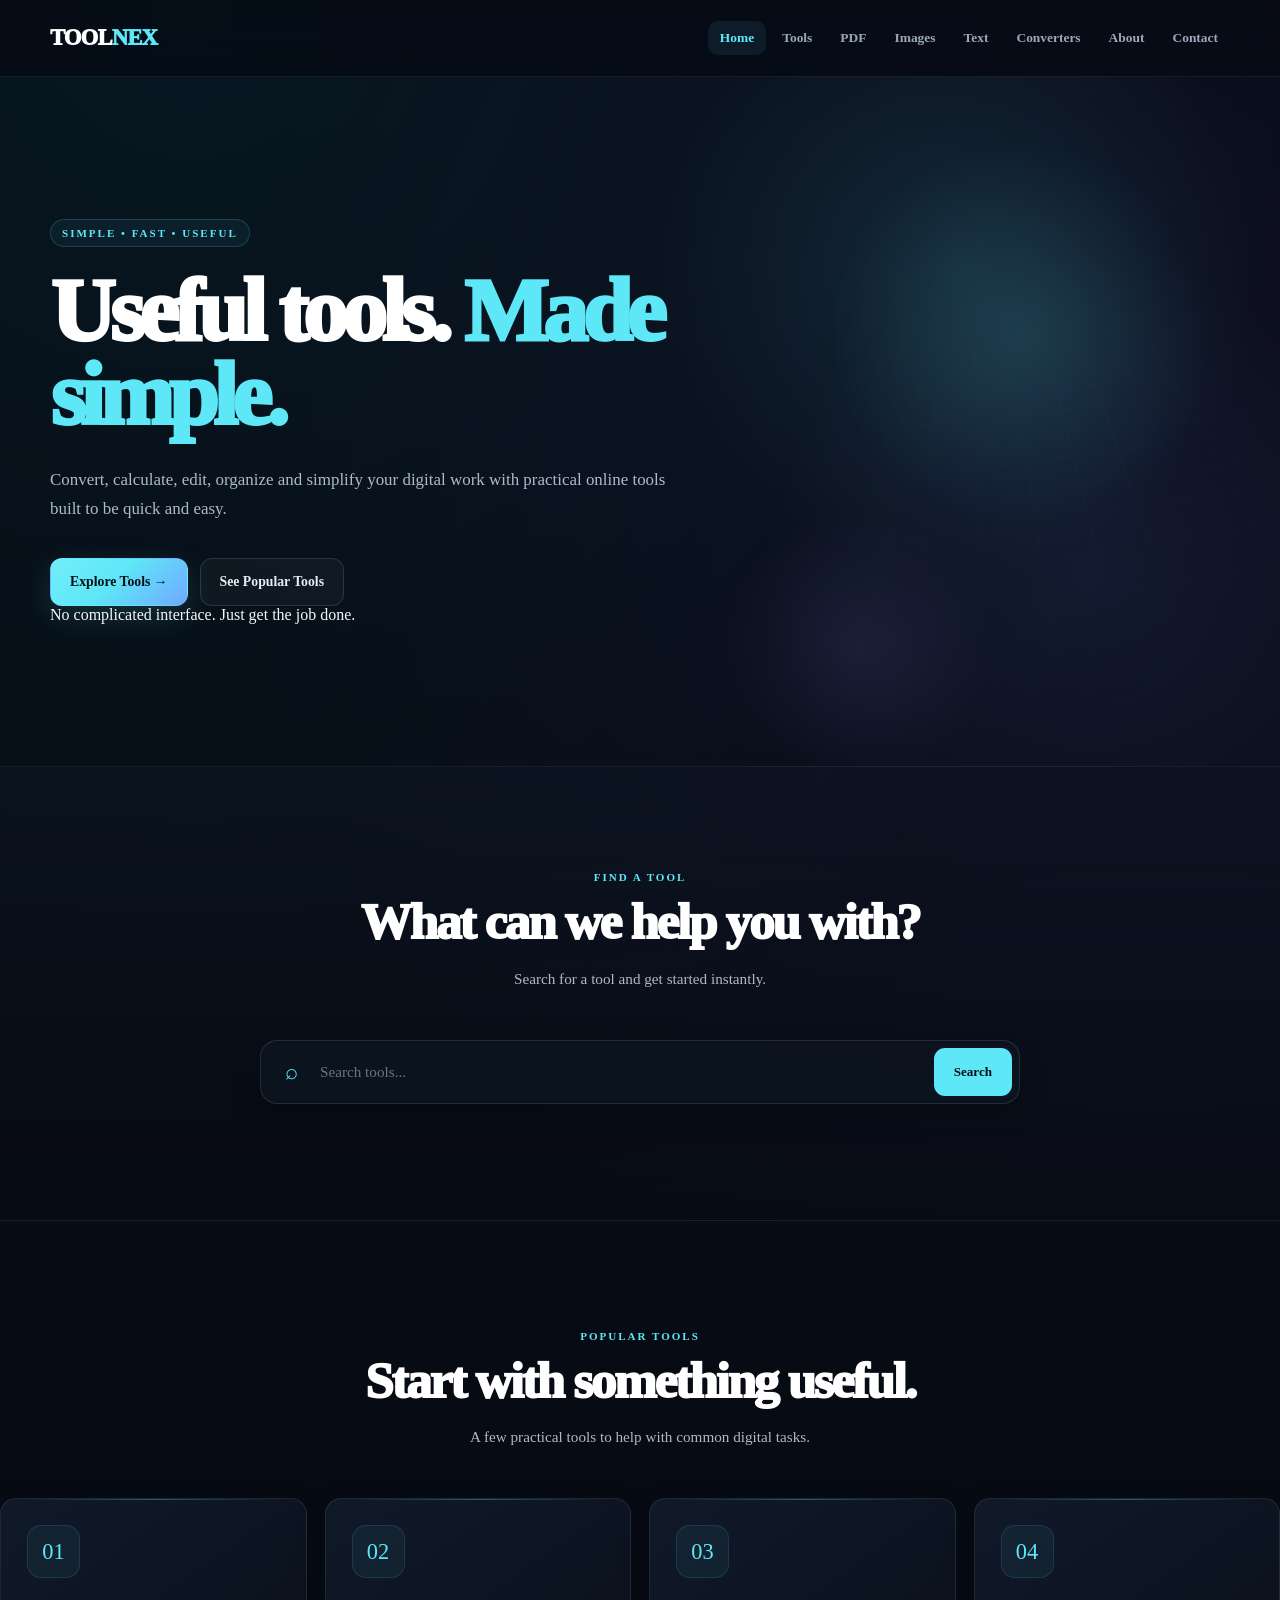
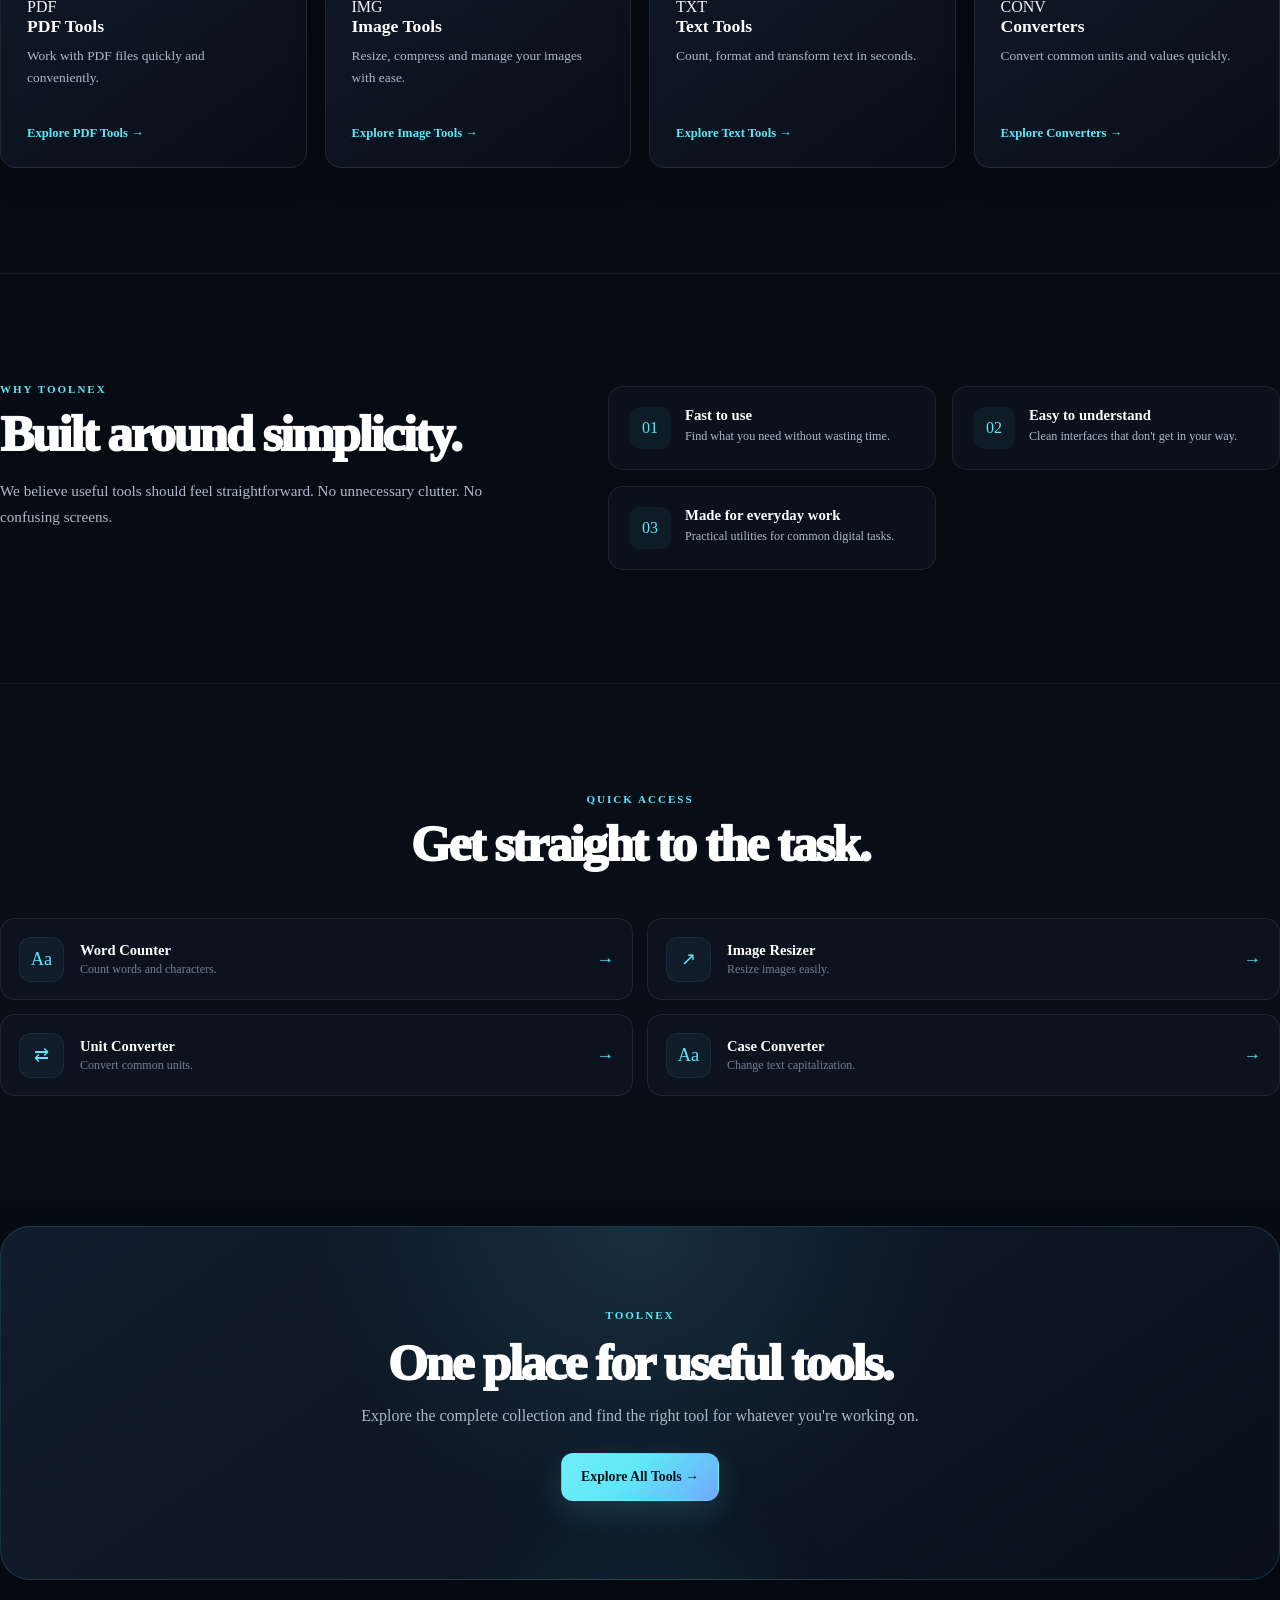
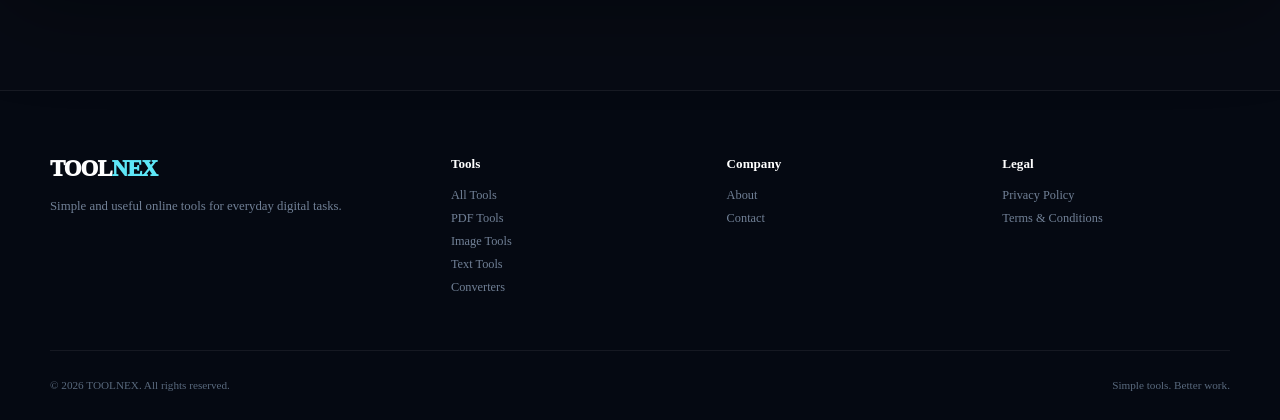
<file: index.html>
<!DOCTYPE html>

<html lang="en">
<head>
    <meta charset="UTF-8">
    <meta name="viewport" content="width=device-width, initial-scale=1.0">


<meta name="description" content="TOOLNEX — Free, fast and useful online tools for PDF, images, text and conversions.">
<meta name="keywords" content="TOOLNEX, online tools, PDF tools, image tools, text tools, converters">
<meta name="author" content="TOOLNEX">

<title>TOOLNEX — Simple Online Tools</title>

<link rel="stylesheet" href="style.css">


</head>

<body>


<!-- ================= HEADER ================= -->

<header class="site-header">
    <nav class="navbar">

        <a href="index.html" class="logo">
            TOOL<span>NEX</span>
        </a>

        <button
            class="menu-toggle"
            id="menuToggle"
            type="button"
            aria-label="Open menu"
        >
            ☰
        </button>

        <div class="nav-links" id="navLinks">

            <a href="index.html" class="active">Home</a>
            <a href="tools.html">Tools</a>
            <a href="pdf-tools.html">PDF</a>
            <a href="image-tools.html">Images</a>
            <a href="text-tools.html">Text</a>
            <a href="converters.html">Converters</a>
            <a href="about.html">About</a>
            <a href="contact.html">Contact</a>

        </div>

    </nav>
</header>


<main>

    <!-- ================= HERO ================= -->

    <section class="hero">

        <div class="hero-content">

            <div class="hero-badge">
                SIMPLE • FAST • USEFUL
            </div>

            <h1>
                Useful tools.
                <span>Made simple.</span>
            </h1>

            <p>
                Convert, calculate, edit, organize and simplify your digital
                work with practical online tools built to be quick and easy.
            </p>

            <div class="hero-actions">

                <a href="tools.html" class="btn btn-primary">
                    Explore Tools →
                </a>

                <a href="#popular-tools" class="btn btn-secondary">
                    See Popular Tools
                </a>

            </div>

            <div class="hero-note">
                No complicated interface. Just get the job done.
            </div>

        </div>

        <div class="hero-decoration">

            <div class="hero-orb orb-one"></div>
            <div class="hero-orb orb-two"></div>
            <div class="hero-grid"></div>

        </div>

    </section>


    <!-- ================= SEARCH ================= -->

    <section class="search-section">

        <div class="section-heading">

            <span class="eyebrow">
                FIND A TOOL
            </span>

            <h2>
                What can we help you with?
            </h2>

            <p>
                Search for a tool and get started instantly.
            </p>

        </div>


        <div class="tool-search">

            <span class="search-icon">⌕</span>

            <input
                type="search"
                id="toolSearch"
                placeholder="Search tools..."
                autocomplete="off"
                aria-label="Search tools"
            >

            <button
                type="button"
                id="searchButton"
            >
                Search
            </button>

        </div>


        <div
            class="search-results"
            id="searchResults"
            aria-live="polite"
        ></div>

    </section>


    <!-- ================= POPULAR TOOLS ================= -->

    <section
        class="section"
        id="popular-tools"
    >

        <div class="section-heading">

            <span class="eyebrow">
                POPULAR TOOLS
            </span>

            <h2>
                Start with something useful.
            </h2>

            <p>
                A few practical tools to help with common digital tasks.
            </p>

        </div>


        <div class="tools-grid">


            <article class="tool-card">

                <div class="tool-icon">
                    01
                </div>

                <div class="tool-label">
                    PDF
                </div>

                <h3>
                    PDF Tools
                </h3>

                <p>
                    Work with PDF files quickly and conveniently.
                </p>

                <a href="pdf-tools.html">
                    Explore PDF Tools →
                </a>

            </article>


            <article class="tool-card">

                <div class="tool-icon">
                    02
                </div>

                <div class="tool-label">
                    IMG
                </div>

                <h3>
                    Image Tools
                </h3>

                <p>
                    Resize, compress and manage your images with ease.
                </p>

                <a href="image-tools.html">
                    Explore Image Tools →
                </a>

            </article>


            <article class="tool-card">

                <div class="tool-icon">
                    03
                </div>

                <div class="tool-label">
                    TXT
                </div>

                <h3>
                    Text Tools
                </h3>

                <p>
                    Count, format and transform text in seconds.
                </p>

                <a href="text-tools.html">
                    Explore Text Tools →
                </a>

            </article>


            <article class="tool-card">

                <div class="tool-icon">
                    04
                </div>

                <div class="tool-label">
                    CONV
                </div>

                <h3>
                    Converters
                </h3>

                <p>
                    Convert common units and values quickly.
                </p>

                <a href="converters.html">
                    Explore Converters →
                </a>

            </article>


        </div>

    </section>


    <!-- ================= WHY TOOLNEX ================= -->

    <section class="section why-section">

        <div class="why-content">

            <div class="section-heading align-left">

                <span class="eyebrow">
                    WHY TOOLNEX
                </span>

                <h2>
                    Built around simplicity.
                </h2>

                <p>
                    We believe useful tools should feel straightforward.
                    No unnecessary clutter. No confusing screens.
                </p>

            </div>


            <div class="benefits">


                <div class="benefit">

                    <div class="benefit-icon">
                        01
                    </div>

                    <div>

                        <h3>
                            Fast to use
                        </h3>

                        <p>
                            Find what you need without wasting time.
                        </p>

                    </div>

                </div>


                <div class="benefit">

                    <div class="benefit-icon">
                        02
                    </div>

                    <div>

                        <h3>
                            Easy to understand
                        </h3>

                        <p>
                            Clean interfaces that don't get in your way.
                        </p>

                    </div>

                </div>


                <div class="benefit">

                    <div class="benefit-icon">
                        03
                    </div>

                    <div>

                        <h3>
                            Made for everyday work
                        </h3>

                        <p>
                            Practical utilities for common digital tasks.
                        </p>

                    </div>

                </div>


            </div>

        </div>

    </section>


    <!-- ================= QUICK ACCESS ================= -->

    <section class="section featured-section">

        <div class="section-heading">

            <span class="eyebrow">
                QUICK ACCESS
            </span>

            <h2>
                Get straight to the task.
            </h2>

        </div>


        <div class="quick-tools">


            <a
                href="text-tools.html"
                class="quick-tool"
            >

                <span>
                    Aa
                </span>

                <div>

                    <strong>
                        Word Counter
                    </strong>

                    <small>
                        Count words and characters.
                    </small>

                </div>

                <b>
                    →
                </b>

            </a>


            <a
                href="image-tools.html"
                class="quick-tool"
            >

                <span>
                    ↗
                </span>

                <div>

                    <strong>
                        Image Resizer
                    </strong>

                    <small>
                        Resize images easily.
                    </small>

                </div>

                <b>
                    →
                </b>

            </a>


            <a
                href="converters.html"
                class="quick-tool"
            >

                <span>
                    ⇄
                </span>

                <div>

                    <strong>
                        Unit Converter
                    </strong>

                    <small>
                        Convert common units.
                    </small>

                </div>

                <b>
                    →
                </b>

            </a>


            <a
                href="text-tools.html"
                class="quick-tool"
            >

                <span>
                    Aa
                </span>

                <div>

                    <strong>
                        Case Converter
                    </strong>

                    <small>
                        Change text capitalization.
                    </small>

                </div>

                <b>
                    →
                </b>

            </a>


        </div>

    </section>


    <!-- ================= CTA ================= -->

    <section class="cta-section">

        <div class="cta-box">

            <span class="eyebrow">
                TOOLNEX
            </span>

            <h2>
                One place for useful tools.
            </h2>

            <p>
                Explore the complete collection and find the right tool
                for whatever you're working on.
            </p>

            <a
                href="tools.html"
                class="btn btn-primary"
            >
                Explore All Tools →
            </a>

        </div>

    </section>

</main>


<!-- ================= FOOTER ================= -->

<footer class="footer">

    <div class="footer-main">


        <div class="footer-brand">

            <a
                href="index.html"
                class="logo"
            >
                TOOL<span>NEX</span>
            </a>

            <p>
                Simple and useful online tools for everyday digital tasks.
            </p>

        </div>


        <div class="footer-column">

            <h4>
                Tools
            </h4>

            <a href="tools.html">
                All Tools
            </a>

            <a href="pdf-tools.html">
                PDF Tools
            </a>

            <a href="image-tools.html">
                Image Tools
            </a>

            <a href="text-tools.html">
                Text Tools
            </a>

            <a href="converters.html">
                Converters
            </a>

        </div>


        <div class="footer-column">

            <h4>
                Company
            </h4>

            <a href="about.html">
                About
            </a>

            <a href="contact.html">
                Contact
            </a>

        </div>


        <div class="footer-column">

            <h4>
                Legal
            </h4>

            <a href="privacy.html">
                Privacy Policy
            </a>

            <a href="terms.html">
                Terms & Conditions
            </a>

        </div>


    </div>


    <div class="footer-bottom">

        <p>
            © 2026 TOOLNEX. All rights reserved.
        </p>

        <p>
            Simple tools. Better work.
        </p>

    </div>

</footer>


<script src="script.js"></script>


</body>
</html>
</file>
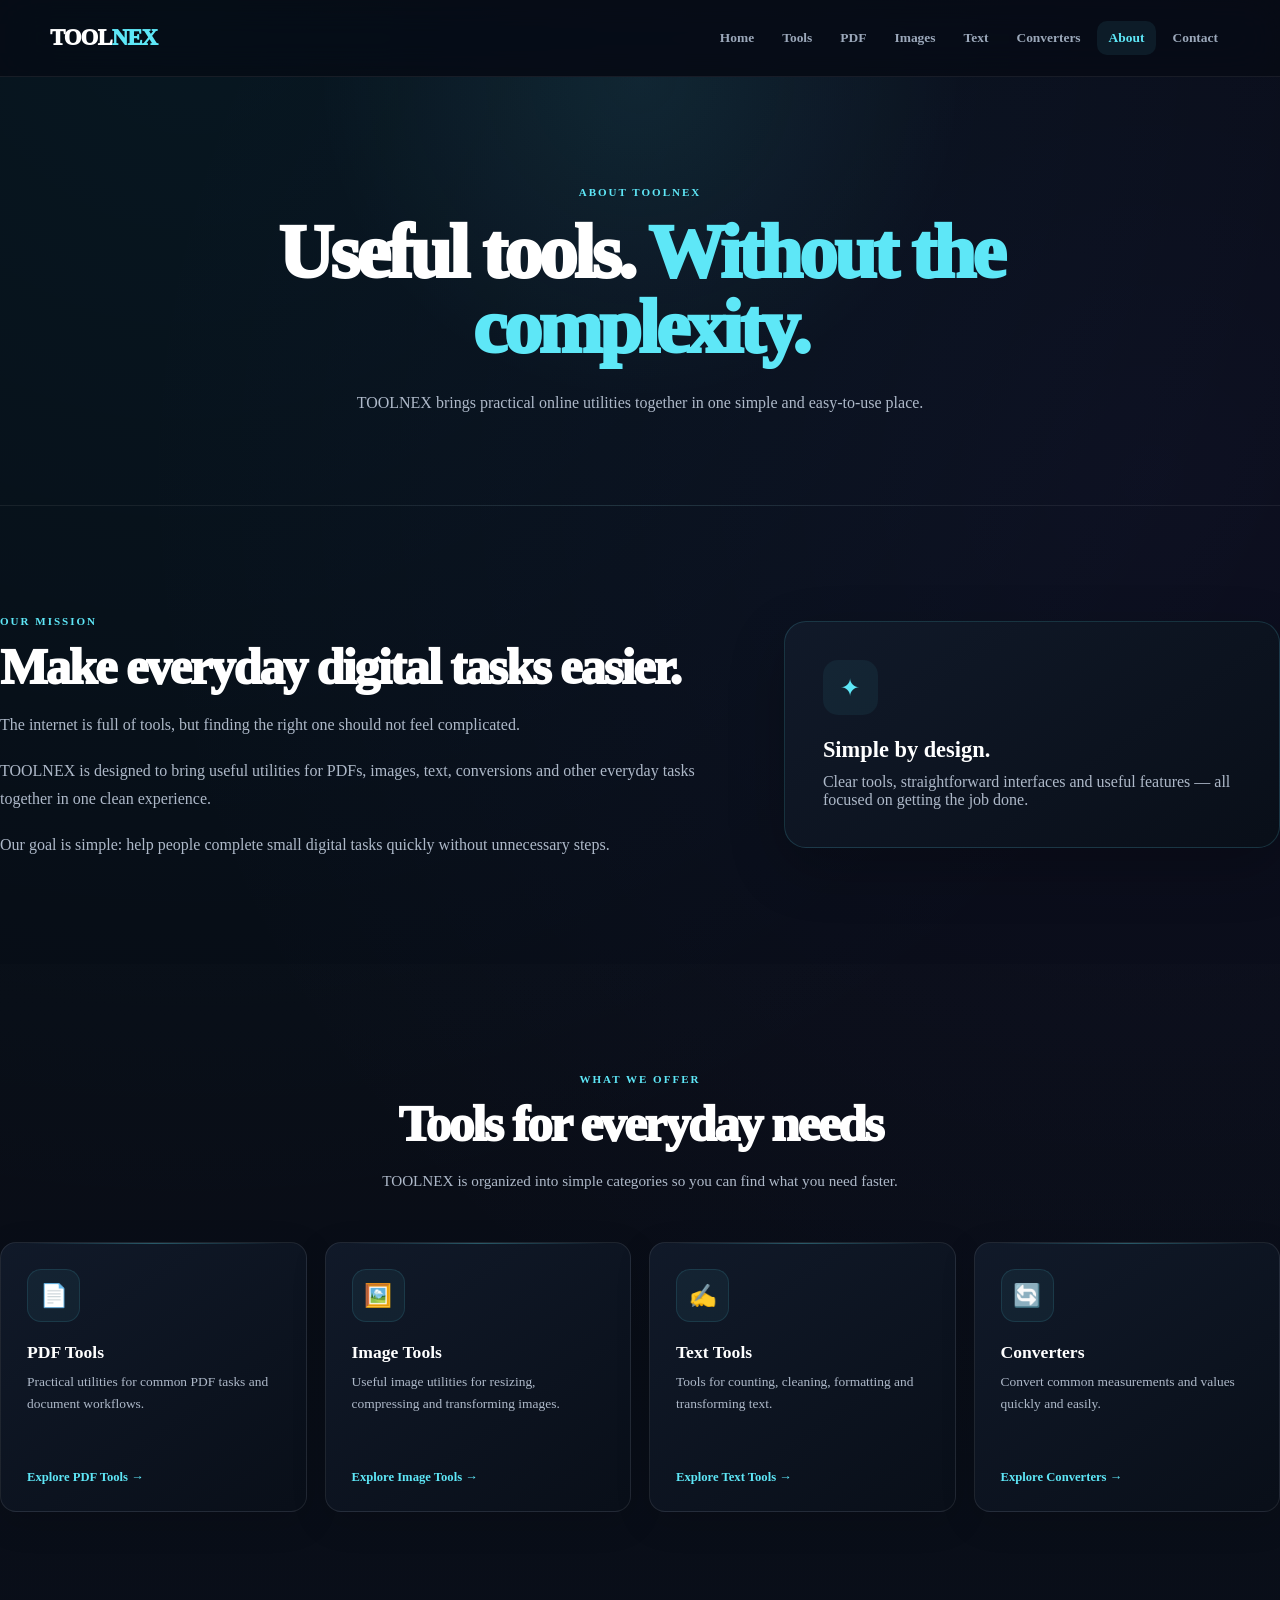
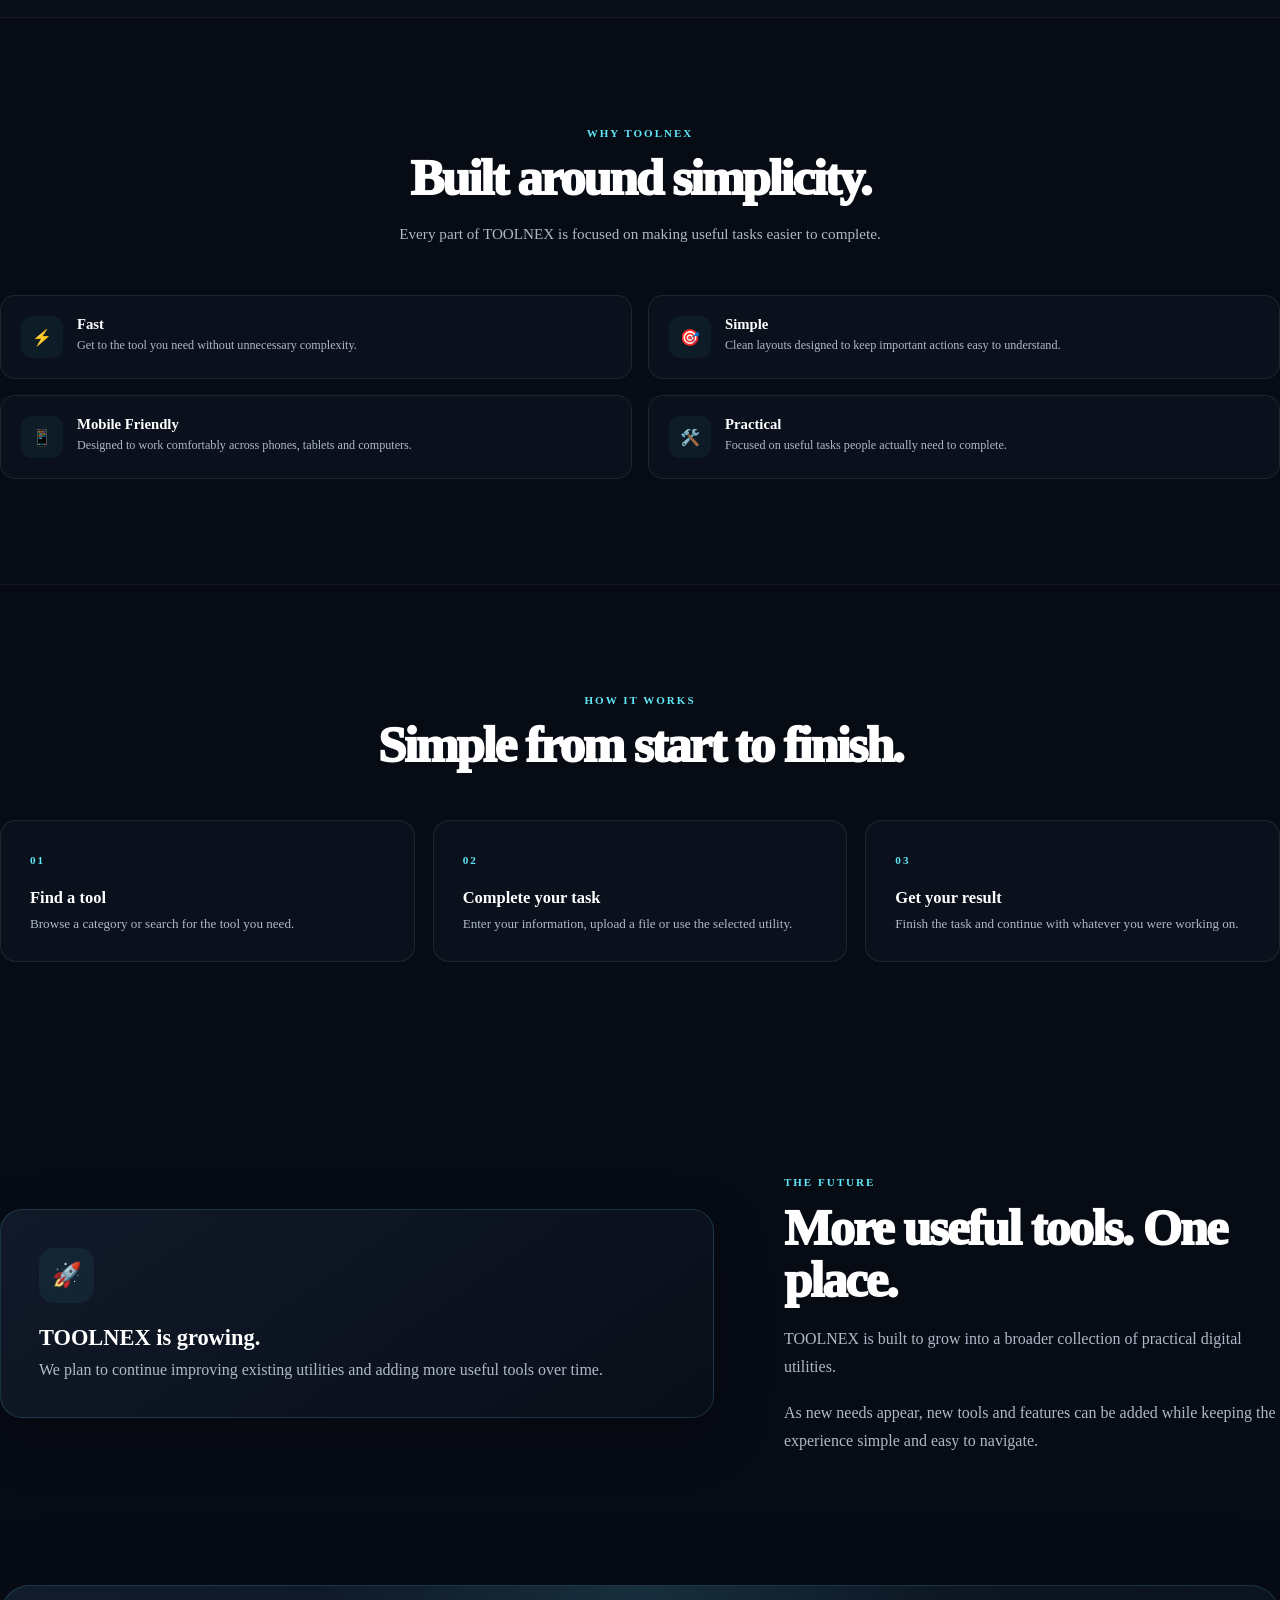
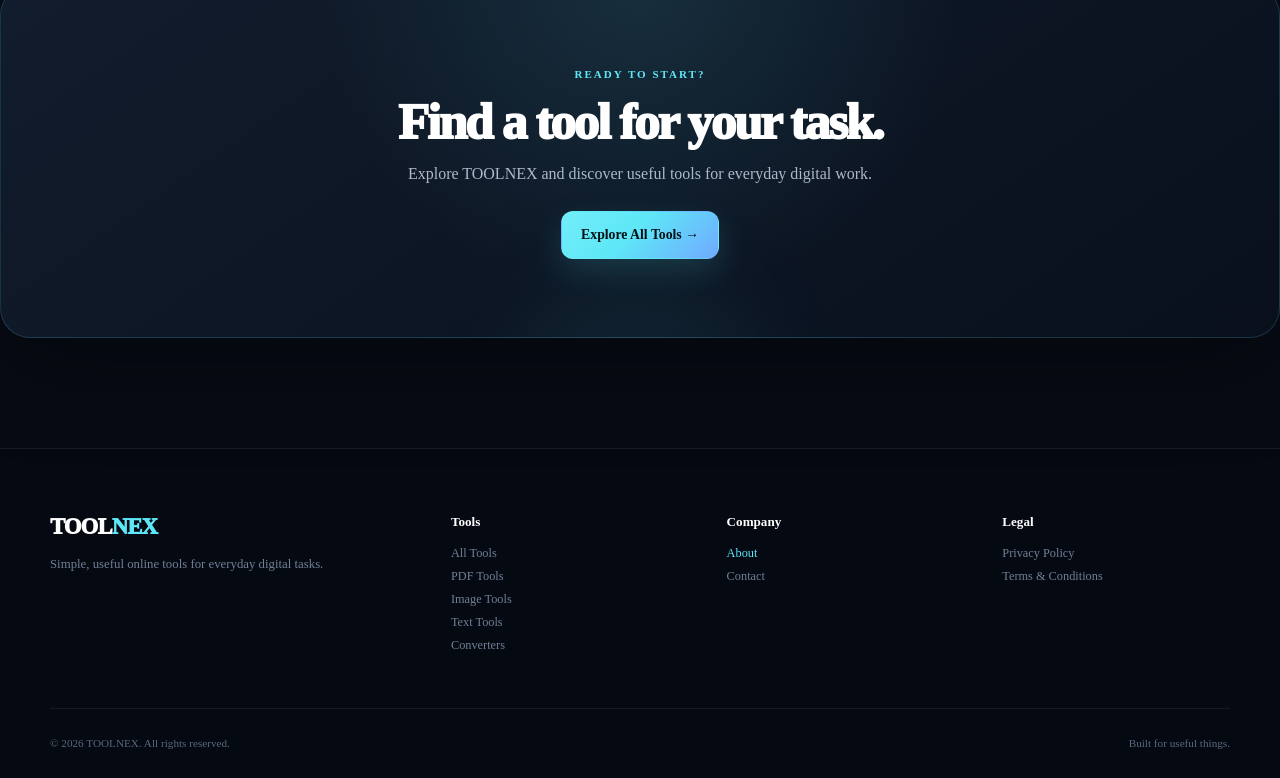
<file: about.html>
<!DOCTYPE html>

<html lang="en">

<head>


<meta charset="UTF-8">

<meta
    name="viewport"
    content="width=device-width, initial-scale=1.0"
>

<meta
    name="description"
    content="Learn about TOOLNEX — a simple collection of useful online tools for everyday digital tasks."
>

<meta
    name="author"
    content="TOOLNEX"
>

<title>About — TOOLNEX</title>

<link
    rel="stylesheet"
    href="style.css"
>

</head>

<body>


<!-- =========================
     HEADER / NAVBAR
========================== -->

<header class="site-header">

    <nav class="navbar">

        <a
            href="index.html"
            class="logo"
        >
            TOOL<span>NEX</span>
        </a>


        <button
            class="menu-toggle"
            id="menuToggle"
            aria-label="Open menu"
        >
            ☰
        </button>


        <div
            class="nav-links"
            id="navLinks"
        >

            <a href="index.html">
                Home
            </a>

            <a href="tools.html">
                Tools
            </a>

            <a href="pdf-tools.html">
                PDF
            </a>

            <a href="image-tools.html">
                Images
            </a>

            <a href="text-tools.html">
                Text
            </a>

            <a href="converters.html">
                Converters
            </a>

            <a
                href="about.html"
                class="active"
            >
                About
            </a>

            <a href="contact.html">
                Contact
            </a>

        </div>

    </nav>

</header>



<main>


    <!-- =========================
         PAGE HERO
    ========================== -->

    <section class="page-hero">

        <div class="page-hero-content">

            <span class="eyebrow">
                ABOUT TOOLNEX
            </span>

            <h1>
                Useful tools.
                <span>Without the complexity.</span>
            </h1>

            <p>
                TOOLNEX brings practical online utilities together
                in one simple and easy-to-use place.
            </p>

        </div>

    </section>



    <!-- =========================
         OUR MISSION
    ========================== -->

    <section class="section">

        <div class="about-content">


            <div class="about-text">

                <span class="eyebrow">
                    OUR MISSION
                </span>

                <h2>
                    Make everyday digital tasks easier.
                </h2>

                <p>
                    The internet is full of tools, but finding the
                    right one should not feel complicated.
                </p>

                <p>
                    TOOLNEX is designed to bring useful utilities
                    for PDFs, images, text, conversions and other
                    everyday tasks together in one clean experience.
                </p>

                <p>
                    Our goal is simple: help people complete small
                    digital tasks quickly without unnecessary steps.
                </p>

            </div>


            <div class="about-highlight">

                <div class="highlight-icon">
                    ✦
                </div>

                <h3>
                    Simple by design.
                </h3>

                <p>
                    Clear tools, straightforward interfaces and
                    useful features — all focused on getting the
                    job done.
                </p>

            </div>


        </div>

    </section>



    <!-- =========================
         WHAT WE OFFER
    ========================== -->

    <section class="section featured-section">

        <div class="section-heading">

            <span class="eyebrow">
                WHAT WE OFFER
            </span>

            <h2>
                Tools for everyday needs
            </h2>

            <p>
                TOOLNEX is organized into simple categories so
                you can find what you need faster.
            </p>

        </div>


        <div class="tools-grid">


            <article class="tool-card">

                <div class="tool-icon">
                    📄
                </div>

                <h3>
                    PDF Tools
                </h3>

                <p>
                    Practical utilities for common PDF tasks
                    and document workflows.
                </p>

                <a href="pdf-tools.html">
                    Explore PDF Tools →
                </a>

            </article>



            <article class="tool-card">

                <div class="tool-icon">
                    🖼️
                </div>

                <h3>
                    Image Tools
                </h3>

                <p>
                    Useful image utilities for resizing,
                    compressing and transforming images.
                </p>

                <a href="image-tools.html">
                    Explore Image Tools →
                </a>

            </article>



            <article class="tool-card">

                <div class="tool-icon">
                    ✍️
                </div>

                <h3>
                    Text Tools
                </h3>

                <p>
                    Tools for counting, cleaning, formatting
                    and transforming text.
                </p>

                <a href="text-tools.html">
                    Explore Text Tools →
                </a>

            </article>



            <article class="tool-card">

                <div class="tool-icon">
                    🔄
                </div>

                <h3>
                    Converters
                </h3>

                <p>
                    Convert common measurements and values
                    quickly and easily.
                </p>

                <a href="converters.html">
                    Explore Converters →
                </a>

            </article>


        </div>

    </section>



    <!-- =========================
         WHY TOOLNEX
    ========================== -->

    <section class="section why-section">

        <div class="section-heading">

            <span class="eyebrow">
                WHY TOOLNEX
            </span>

            <h2>
                Built around simplicity.
            </h2>

            <p>
                Every part of TOOLNEX is focused on making
                useful tasks easier to complete.
            </p>

        </div>


        <div class="benefits">


            <div class="benefit">

                <div class="benefit-icon">
                    ⚡
                </div>

                <div>

                    <h3>
                        Fast
                    </h3>

                    <p>
                        Get to the tool you need without
                        unnecessary complexity.
                    </p>

                </div>

            </div>



            <div class="benefit">

                <div class="benefit-icon">
                    🎯
                </div>

                <div>

                    <h3>
                        Simple
                    </h3>

                    <p>
                        Clean layouts designed to keep
                        important actions easy to understand.
                    </p>

                </div>

            </div>



            <div class="benefit">

                <div class="benefit-icon">
                    📱
                </div>

                <div>

                    <h3>
                        Mobile Friendly
                    </h3>

                    <p>
                        Designed to work comfortably across
                        phones, tablets and computers.
                    </p>

                </div>

            </div>



            <div class="benefit">

                <div class="benefit-icon">
                    🛠️
                </div>

                <div>

                    <h3>
                        Practical
                    </h3>

                    <p>
                        Focused on useful tasks people
                        actually need to complete.
                    </p>

                </div>

            </div>


        </div>

    </section>



    <!-- =========================
         HOW TOOLNEX WORKS
    ========================== -->

    <section class="section how-section">

        <div class="section-heading">

            <span class="eyebrow">
                HOW IT WORKS
            </span>

            <h2>
                Simple from start to finish.
            </h2>

        </div>


        <div class="steps">


            <div class="step">

                <span>
                    01
                </span>

                <h3>
                    Find a tool
                </h3>

                <p>
                    Browse a category or search for the
                    tool you need.
                </p>

            </div>



            <div class="step">

                <span>
                    02
                </span>

                <h3>
                    Complete your task
                </h3>

                <p>
                    Enter your information, upload a file
                    or use the selected utility.
                </p>

            </div>



            <div class="step">

                <span>
                    03
                </span>

                <h3>
                    Get your result
                </h3>

                <p>
                    Finish the task and continue with
                    whatever you were working on.
                </p>

            </div>


        </div>

    </section>



    <!-- =========================
         FUTURE
    ========================== -->

    <section class="section">

        <div class="about-content">


            <div class="about-highlight">

                <div class="highlight-icon">
                    🚀
                </div>

                <h3>
                    TOOLNEX is growing.
                </h3>

                <p>
                    We plan to continue improving existing
                    utilities and adding more useful tools
                    over time.
                </p>

            </div>


            <div class="about-text">

                <span class="eyebrow">
                    THE FUTURE
                </span>

                <h2>
                    More useful tools. One place.
                </h2>

                <p>
                    TOOLNEX is built to grow into a broader
                    collection of practical digital utilities.
                </p>

                <p>
                    As new needs appear, new tools and features
                    can be added while keeping the experience
                    simple and easy to navigate.
                </p>

            </div>


        </div>

    </section>



    <!-- =========================
         CTA
    ========================== -->

    <section class="cta-section">

        <div class="cta-box">

            <span class="eyebrow">
                READY TO START?
            </span>

            <h2>
                Find a tool for your task.
            </h2>

            <p>
                Explore TOOLNEX and discover useful tools
                for everyday digital work.
            </p>

            <a
                href="tools.html"
                class="btn btn-primary"
            >
                Explore All Tools →
            </a>

        </div>

    </section>


</main>



<!-- =========================
     FOOTER
========================== -->

<footer class="footer">

    <div class="footer-main">


        <div class="footer-brand">

            <a
                href="index.html"
                class="logo"
            >
                TOOL<span>NEX</span>
            </a>

            <p>
                Simple, useful online tools for everyday
                digital tasks.
            </p>

        </div>



        <div class="footer-column">

            <h4>
                Tools
            </h4>

            <a href="tools.html">
                All Tools
            </a>

            <a href="pdf-tools.html">
                PDF Tools
            </a>

            <a href="image-tools.html">
                Image Tools
            </a>

            <a href="text-tools.html">
                Text Tools
            </a>

            <a href="converters.html">
                Converters
            </a>

        </div>



        <div class="footer-column">

            <h4>
                Company
            </h4>

            <a
                href="about.html"
                class="active"
            >
                About
            </a>

            <a href="contact.html">
                Contact
            </a>

        </div>



        <div class="footer-column">

            <h4>
                Legal
            </h4>

            <a href="privacy.html">
                Privacy Policy
            </a>

            <a href="terms.html">
                Terms & Conditions
            </a>

        </div>


    </div>



    <div class="footer-bottom">

        <p>
            © 2026 TOOLNEX. All rights reserved.
        </p>

        <p>
            Built for useful things.
        </p>

    </div>

</footer>



<script src="script.js"></script>

</body>

</html>
</file>
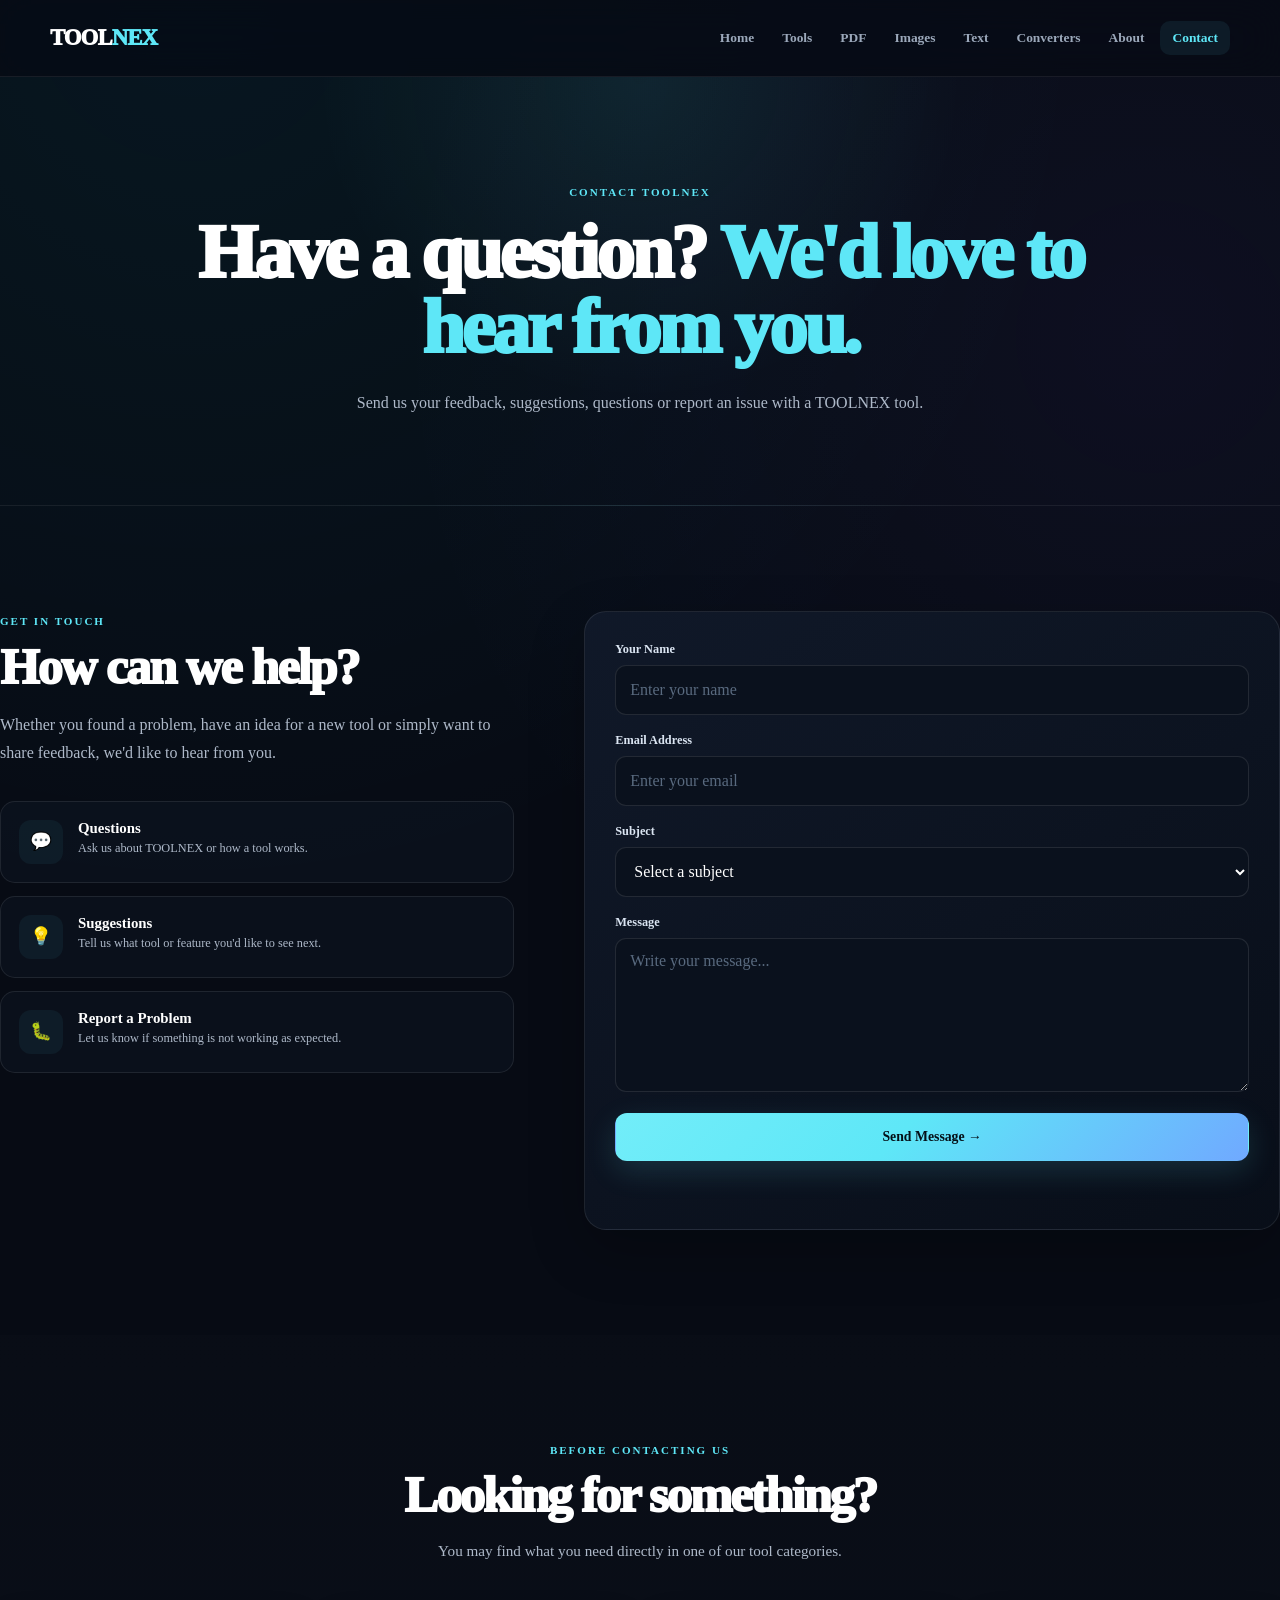
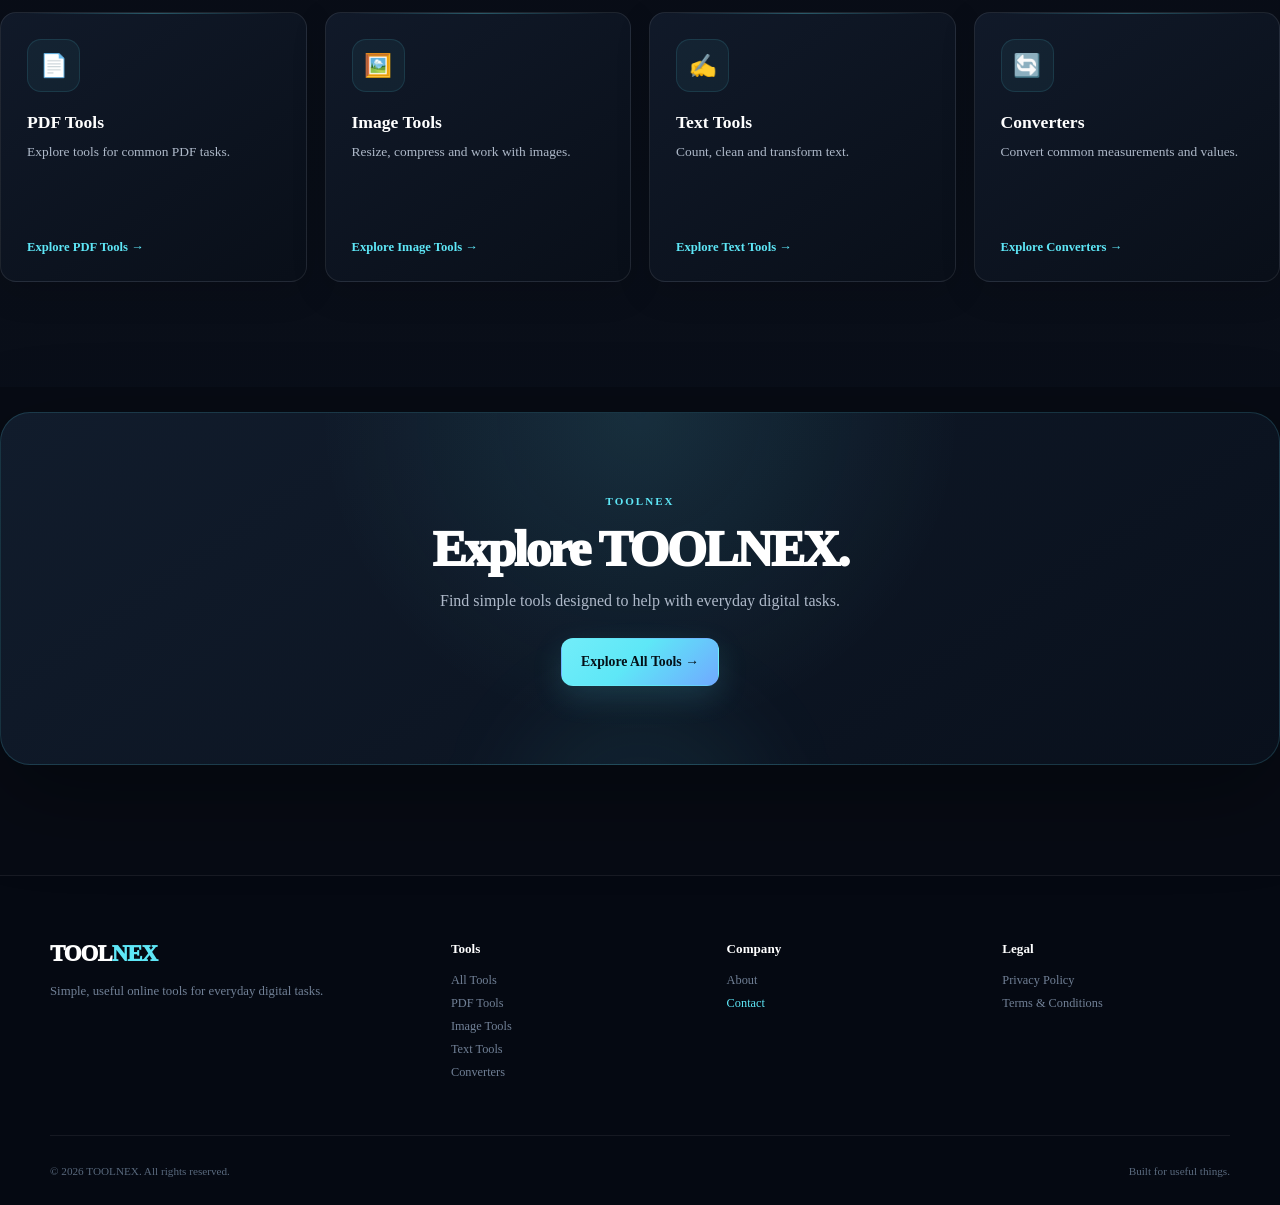
<file: contact.html>
<!DOCTYPE html>

<html lang="en">

<head>


<meta charset="UTF-8">

<meta
    name="viewport"
    content="width=device-width, initial-scale=1.0"
>

<meta
    name="description"
    content="Contact TOOLNEX for questions, feedback, suggestions or support."
>

<meta
    name="author"
    content="TOOLNEX"
>

<title>Contact — TOOLNEX</title>

<link
    rel="stylesheet"
    href="style.css"
>


</head>

<body>


<!-- =========================
     HEADER / NAVBAR
========================== -->

<header class="site-header">

    <nav class="navbar">

        <a
            href="index.html"
            class="logo"
        >
            TOOL<span>NEX</span>
        </a>


        <button
            class="menu-toggle"
            id="menuToggle"
            aria-label="Open menu"
        >
            ☰
        </button>


        <div
            class="nav-links"
            id="navLinks"
        >

            <a href="index.html">
                Home
            </a>

            <a href="tools.html">
                Tools
            </a>

            <a href="pdf-tools.html">
                PDF
            </a>

            <a href="image-tools.html">
                Images
            </a>

            <a href="text-tools.html">
                Text
            </a>

            <a href="converters.html">
                Converters
            </a>

            <a href="about.html">
                About
            </a>

            <a
                href="contact.html"
                class="active"
            >
                Contact
            </a>

        </div>

    </nav>

</header>



<main>


    <!-- =========================
         PAGE HERO
    ========================== -->

    <section class="page-hero">

        <div class="page-hero-content">

            <span class="eyebrow">
                CONTACT TOOLNEX
            </span>

            <h1>
                Have a question?
                <span>We'd love to hear from you.</span>
            </h1>

            <p>
                Send us your feedback, suggestions, questions
                or report an issue with a TOOLNEX tool.
            </p>

        </div>

    </section>



    <!-- =========================
         CONTACT CONTENT
    ========================== -->

    <section class="section contact-section">

        <div class="contact-layout">


            <!-- CONTACT INFORMATION -->

            <div class="contact-info">

                <span class="eyebrow">
                    GET IN TOUCH
                </span>

                <h2>
                    How can we help?
                </h2>

                <p>
                    Whether you found a problem, have an idea
                    for a new tool or simply want to share
                    feedback, we'd like to hear from you.
                </p>


                <div class="contact-items">


                    <div class="contact-item">

                        <div class="contact-item-icon">
                            💬
                        </div>

                        <div>

                            <h3>
                                Questions
                            </h3>

                            <p>
                                Ask us about TOOLNEX or
                                how a tool works.
                            </p>

                        </div>

                    </div>



                    <div class="contact-item">

                        <div class="contact-item-icon">
                            💡
                        </div>

                        <div>

                            <h3>
                                Suggestions
                            </h3>

                            <p>
                                Tell us what tool or feature
                                you'd like to see next.
                            </p>

                        </div>

                    </div>



                    <div class="contact-item">

                        <div class="contact-item-icon">
                            🐛
                        </div>

                        <div>

                            <h3>
                                Report a Problem
                            </h3>

                            <p>
                                Let us know if something is
                                not working as expected.
                            </p>

                        </div>

                    </div>


                </div>

            </div>



            <!-- CONTACT FORM -->

            <div class="contact-form-wrapper">

                <form
                    class="contact-form"
                    id="contactForm"
                >


                    <div class="form-group">

                        <label for="contactName">
                            Your Name
                        </label>

                        <input
                            type="text"
                            id="contactName"
                            name="name"
                            placeholder="Enter your name"
                            autocomplete="name"
                            required
                        >

                    </div>



                    <div class="form-group">

                        <label for="contactEmail">
                            Email Address
                        </label>

                        <input
                            type="email"
                            id="contactEmail"
                            name="email"
                            placeholder="Enter your email"
                            autocomplete="email"
                            required
                        >

                    </div>



                    <div class="form-group">

                        <label for="contactSubject">
                            Subject
                        </label>

                        <select
                            id="contactSubject"
                            name="subject"
                            required
                        >

                            <option value="">
                                Select a subject
                            </option>

                            <option value="general">
                                General Question
                            </option>

                            <option value="feedback">
                                Feedback
                            </option>

                            <option value="suggestion">
                                Tool Suggestion
                            </option>

                            <option value="bug">
                                Report a Problem
                            </option>

                            <option value="other">
                                Other
                            </option>

                        </select>

                    </div>



                    <div class="form-group">

                        <label for="contactMessage">
                            Message
                        </label>

                        <textarea
                            id="contactMessage"
                            name="message"
                            rows="7"
                            placeholder="Write your message..."
                            required
                        ></textarea>

                    </div>



                    <button
                        type="submit"
                        class="btn btn-primary form-submit"
                    >
                        Send Message →
                    </button>


                    <div
                        class="form-message"
                        id="contactFormMessage"
                        aria-live="polite"
                    ></div>


                </form>

            </div>


        </div>

    </section>



    <!-- =========================
         QUICK HELP
    ========================== -->

    <section class="section featured-section">

        <div class="section-heading">

            <span class="eyebrow">
                BEFORE CONTACTING US
            </span>

            <h2>
                Looking for something?
            </h2>

            <p>
                You may find what you need directly in one
                of our tool categories.
            </p>

        </div>


        <div class="tools-grid">


            <article class="tool-card">

                <div class="tool-icon">
                    📄
                </div>

                <h3>
                    PDF Tools
                </h3>

                <p>
                    Explore tools for common PDF tasks.
                </p>

                <a href="pdf-tools.html">
                    Explore PDF Tools →
                </a>

            </article>



            <article class="tool-card">

                <div class="tool-icon">
                    🖼️
                </div>

                <h3>
                    Image Tools
                </h3>

                <p>
                    Resize, compress and work with images.
                </p>

                <a href="image-tools.html">
                    Explore Image Tools →
                </a>

            </article>



            <article class="tool-card">

                <div class="tool-icon">
                    ✍️
                </div>

                <h3>
                    Text Tools
                </h3>

                <p>
                    Count, clean and transform text.
                </p>

                <a href="text-tools.html">
                    Explore Text Tools →
                </a>

            </article>



            <article class="tool-card">

                <div class="tool-icon">
                    🔄
                </div>

                <h3>
                    Converters
                </h3>

                <p>
                    Convert common measurements and values.
                </p>

                <a href="converters.html">
                    Explore Converters →
                </a>

            </article>


        </div>

    </section>



    <!-- =========================
         CTA
    ========================== -->

    <section class="cta-section">

        <div class="cta-box">

            <span class="eyebrow">
                TOOLNEX
            </span>

            <h2>
                Explore TOOLNEX.
            </h2>

            <p>
                Find simple tools designed to help with
                everyday digital tasks.
            </p>

            <a
                href="tools.html"
                class="btn btn-primary"
            >
                Explore All Tools →
            </a>

        </div>

    </section>


</main>



<!-- =========================
     FOOTER
========================== -->

<footer class="footer">

    <div class="footer-main">


        <div class="footer-brand">

            <a
                href="index.html"
                class="logo"
            >
                TOOL<span>NEX</span>
            </a>

            <p>
                Simple, useful online tools for everyday
                digital tasks.
            </p>

        </div>



        <div class="footer-column">

            <h4>
                Tools
            </h4>

            <a href="tools.html">
                All Tools
            </a>

            <a href="pdf-tools.html">
                PDF Tools
            </a>

            <a href="image-tools.html">
                Image Tools
            </a>

            <a href="text-tools.html">
                Text Tools
            </a>

            <a href="converters.html">
                Converters
            </a>

        </div>



        <div class="footer-column">

            <h4>
                Company
            </h4>

            <a href="about.html">
                About
            </a>

            <a
                href="contact.html"
                class="active"
            >
                Contact
            </a>

        </div>



        <div class="footer-column">

            <h4>
                Legal
            </h4>

            <a href="privacy.html">
                Privacy Policy
            </a>

            <a href="terms.html">
                Terms & Conditions
            </a>

        </div>


    </div>



    <div class="footer-bottom">

        <p>
            © 2026 TOOLNEX. All rights reserved.
        </p>

        <p>
            Built for useful things.
        </p>

    </div>

</footer>



<script src="script.js"></script>


</body>

</html>
</file>
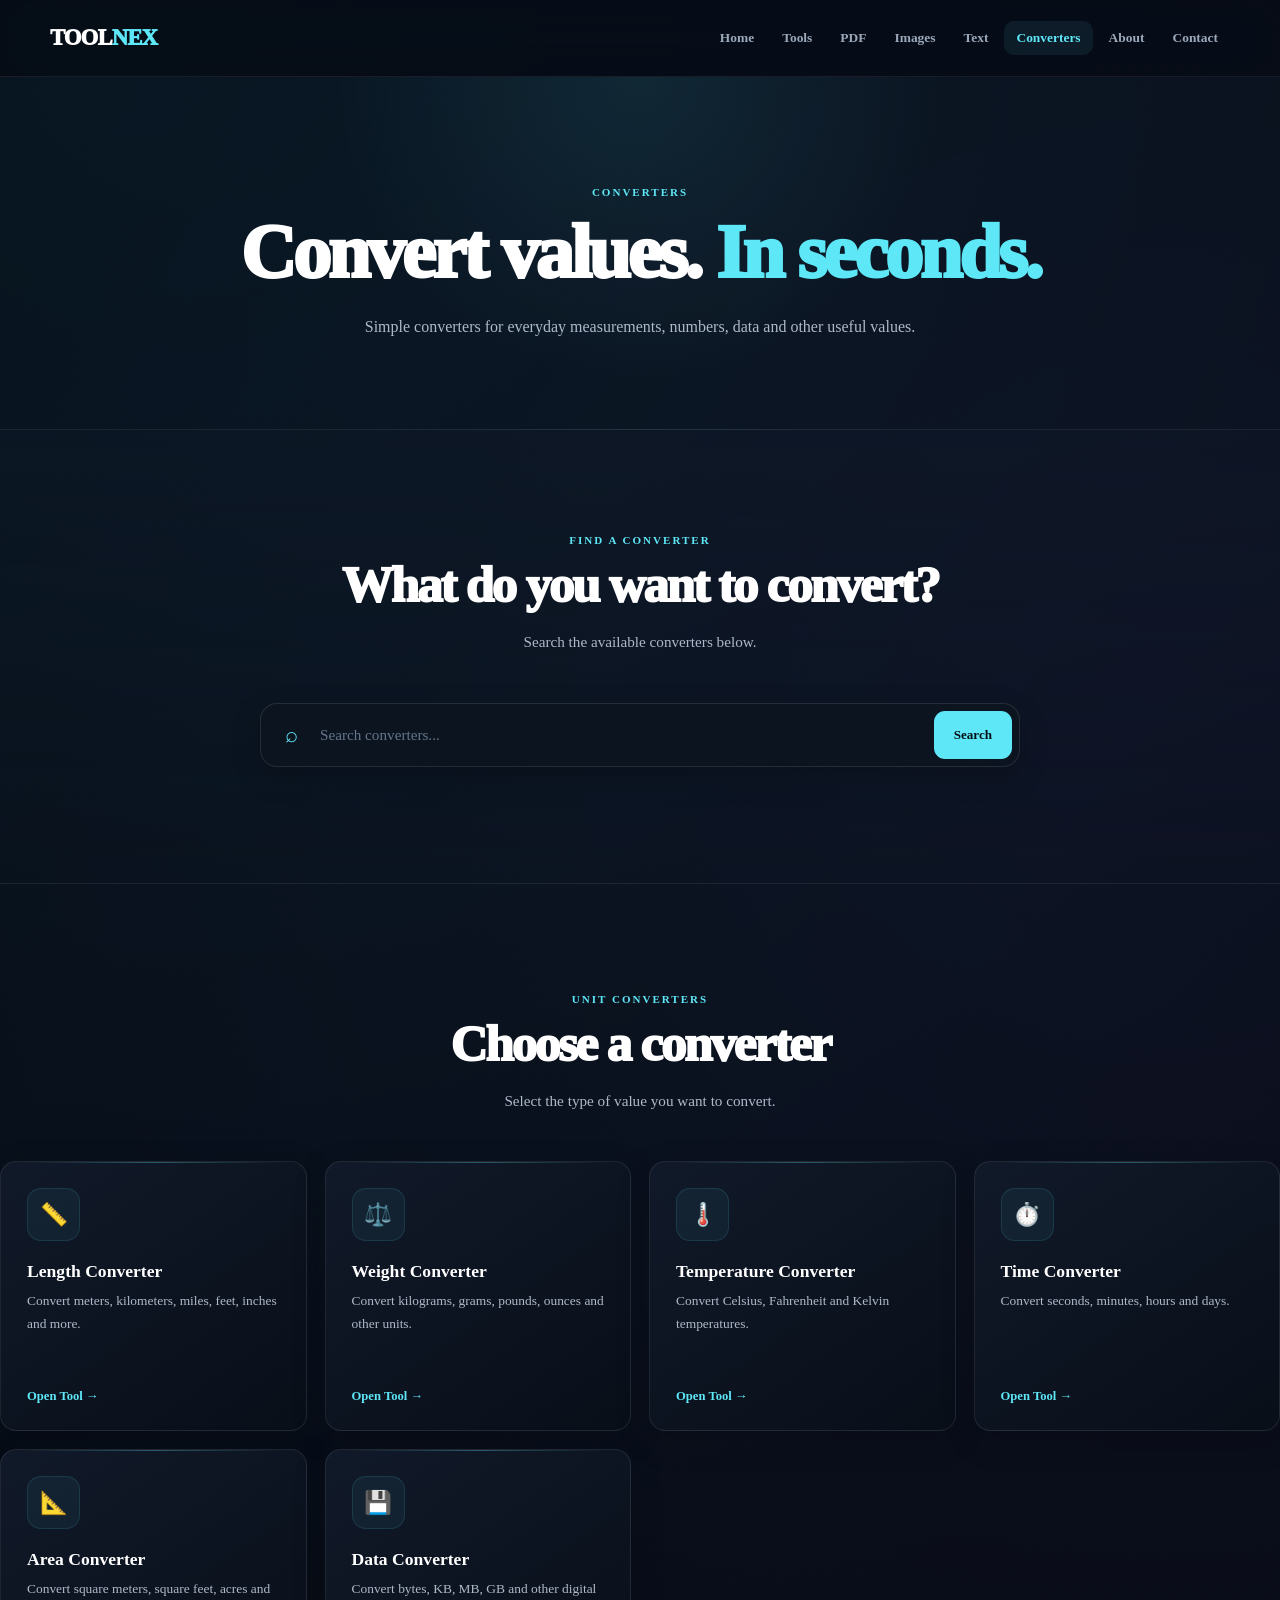
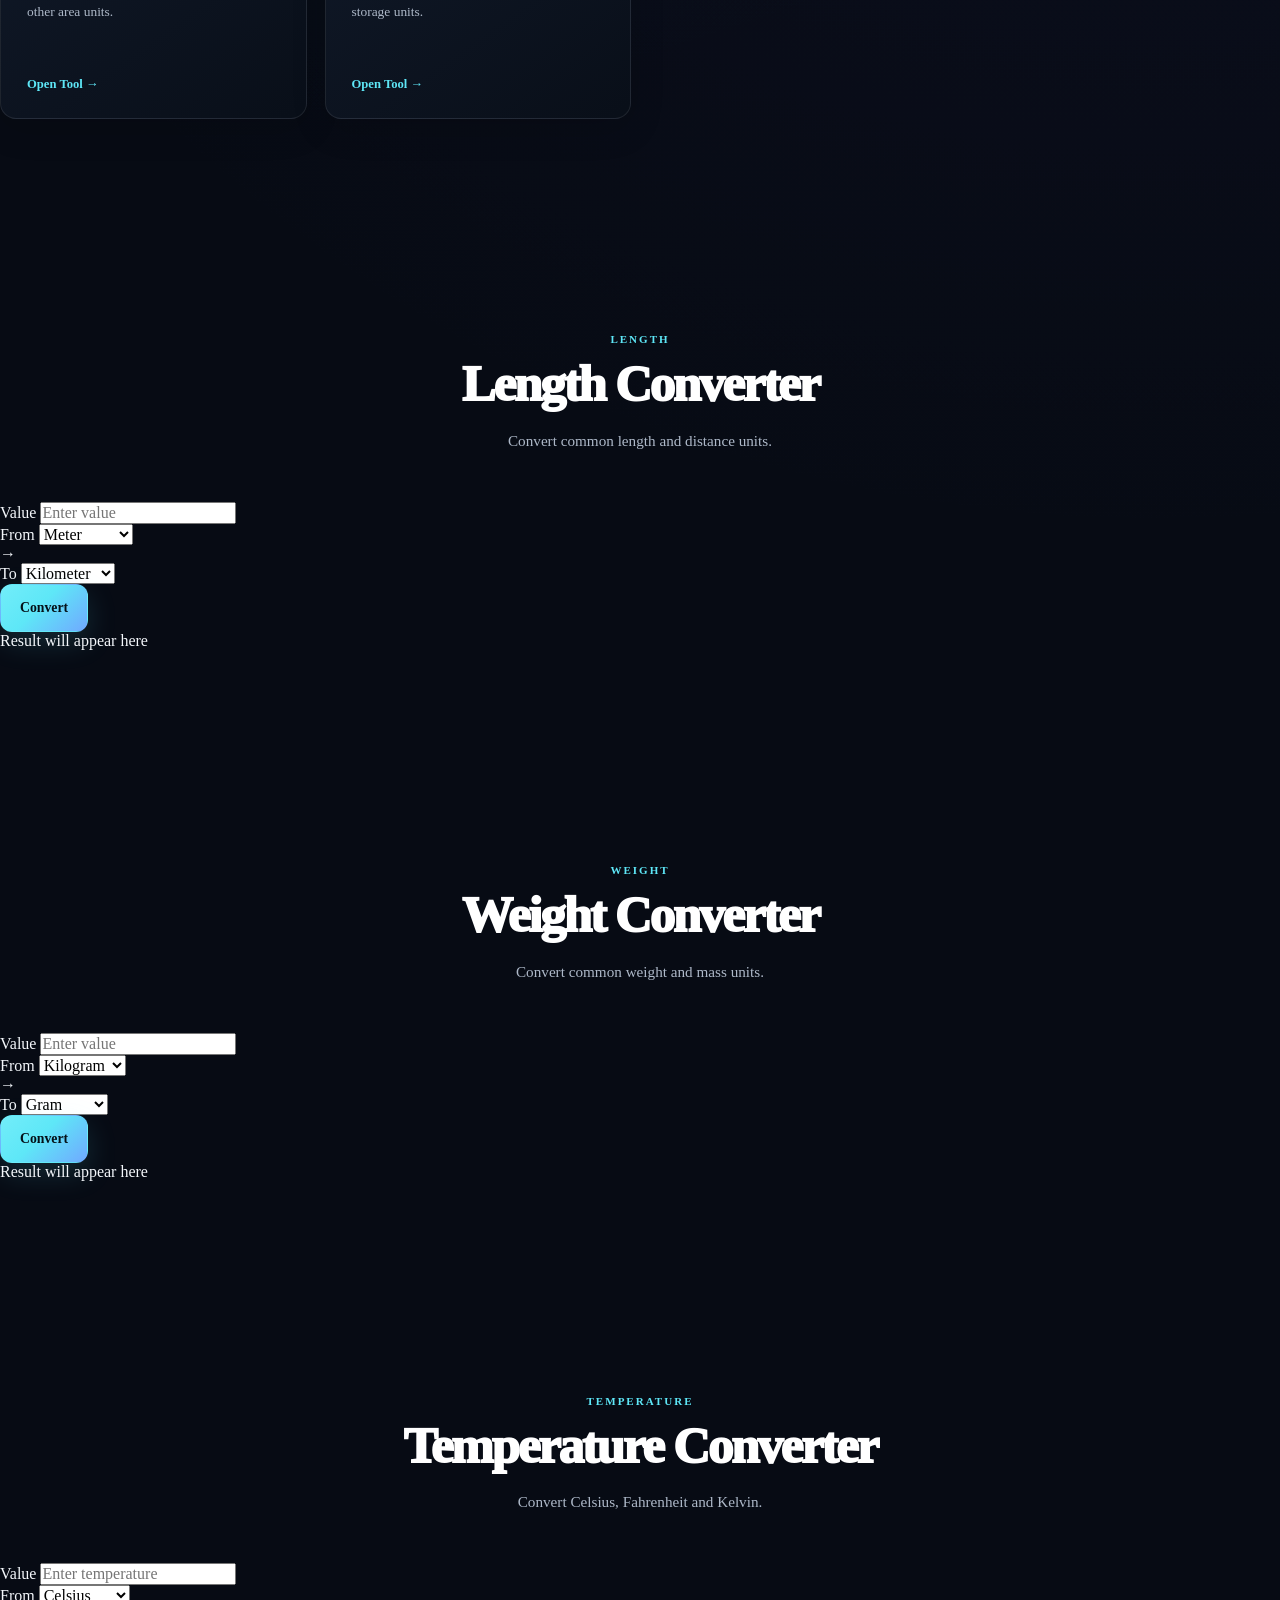
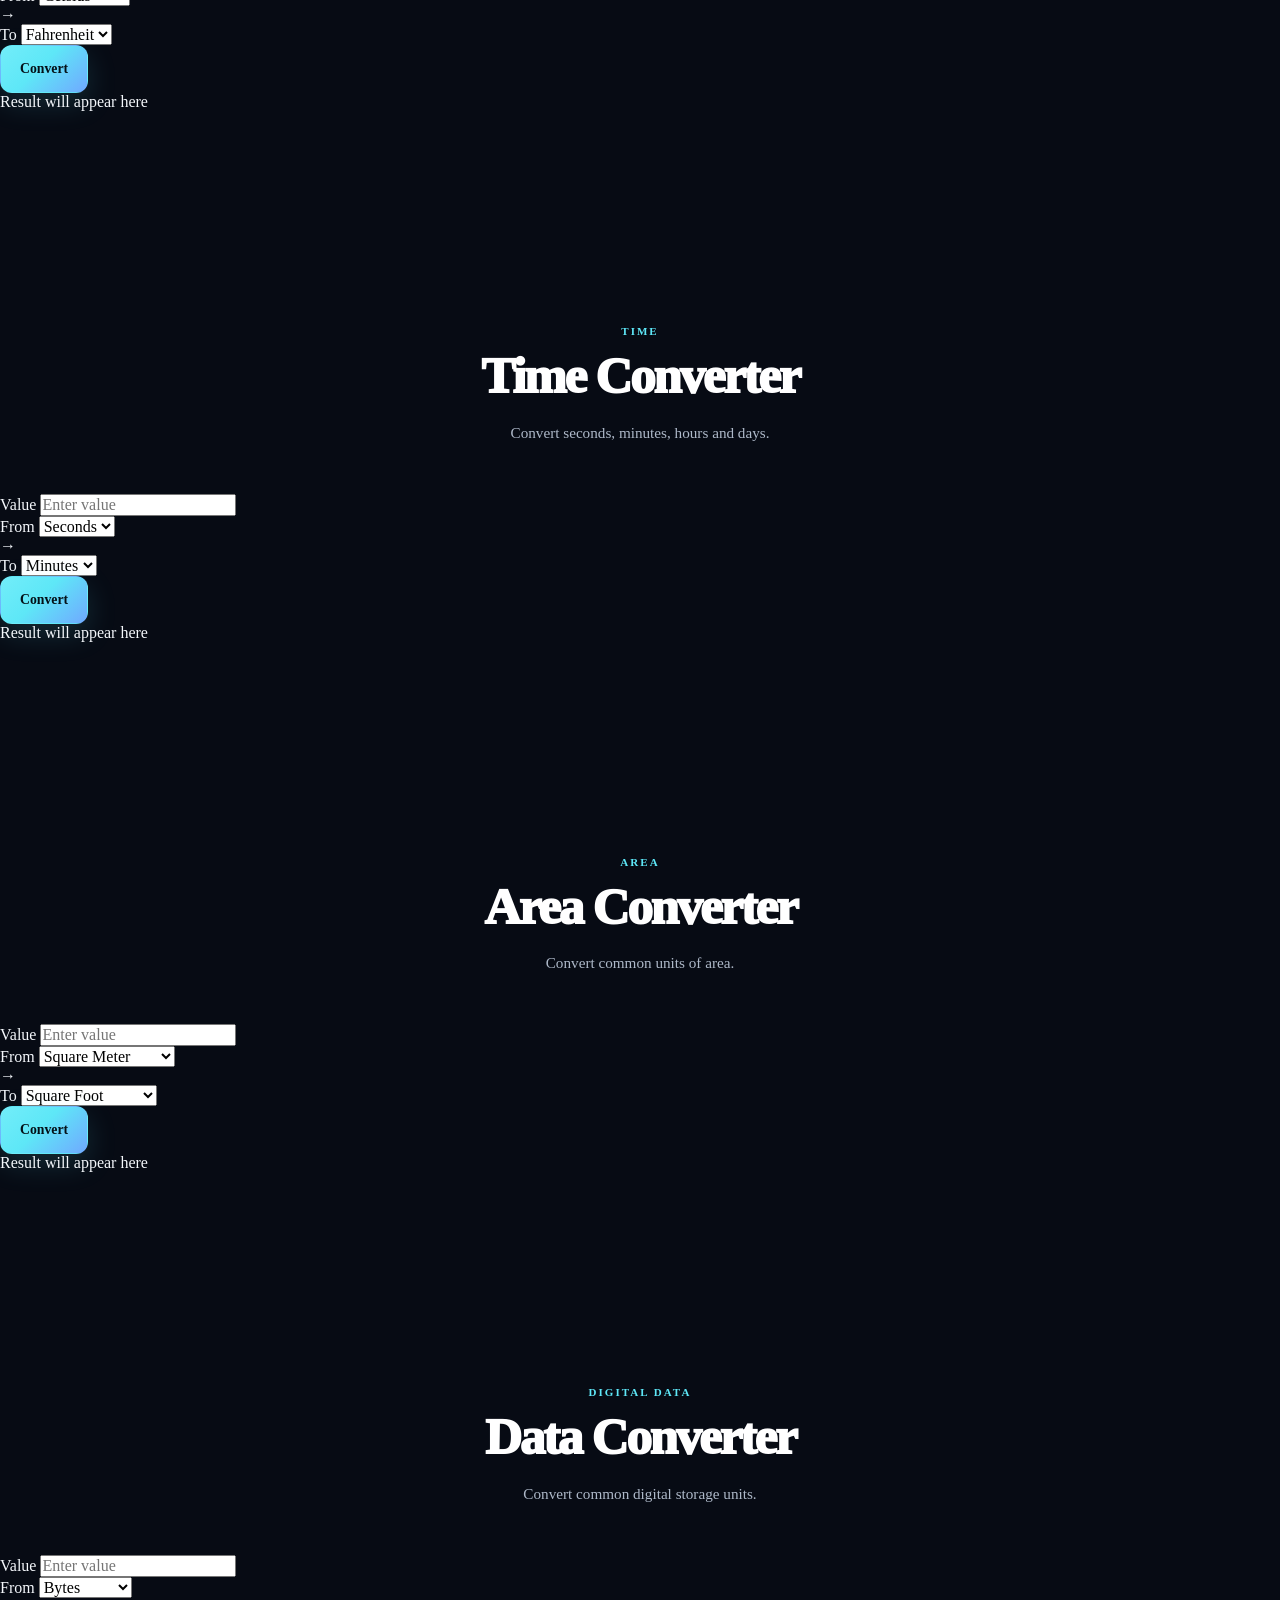
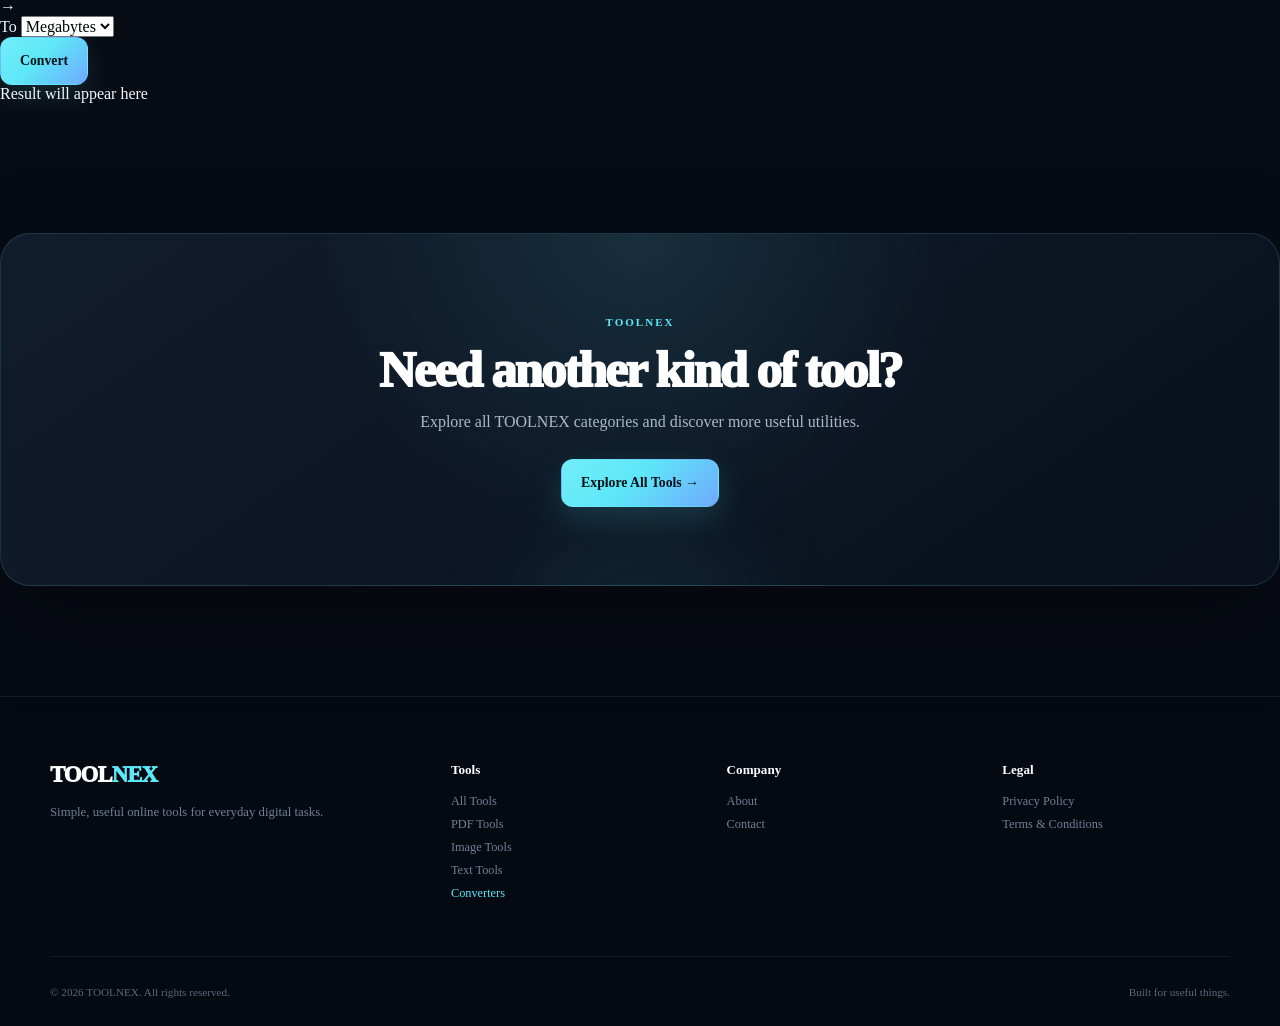
<file: converters.html>
<!DOCTYPE html>

<html lang="en">

<head>


<meta charset="UTF-8">

<meta
    name="viewport"
    content="width=device-width, initial-scale=1.0"
>

<meta
    name="description"
    content="TOOLNEX Converters — useful online converters for length, weight, temperature, time, data and more."
>

<meta
    name="keywords"
    content="unit converter, length converter, weight converter, temperature converter, time converter, data converter"
>

<meta
    name="author"
    content="TOOLNEX"
>

<title>Converters — TOOLNEX</title>

<link
    rel="stylesheet"
    href="style.css"
>


</head>

<body>


<!-- =========================
     HEADER / NAVBAR
========================== -->

<header class="site-header">

    <nav class="navbar">

        <a
            href="index.html"
            class="logo"
        >
            TOOL<span>NEX</span>
        </a>


        <button
            class="menu-toggle"
            id="menuToggle"
            aria-label="Open menu"
        >
            ☰
        </button>


        <div
            class="nav-links"
            id="navLinks"
        >

            <a href="index.html">
                Home
            </a>

            <a href="tools.html">
                Tools
            </a>

            <a href="pdf-tools.html">
                PDF
            </a>

            <a href="image-tools.html">
                Images
            </a>

            <a href="text-tools.html">
                Text
            </a>

            <a
                href="converters.html"
                class="active"
            >
                Converters
            </a>

            <a href="about.html">
                About
            </a>

            <a href="contact.html">
                Contact
            </a>

        </div>

    </nav>

</header>



<main>


    <!-- =========================
         PAGE HERO
    ========================== -->

    <section class="page-hero">

        <div class="page-hero-content">

            <span class="eyebrow">
                CONVERTERS
            </span>

            <h1>
                Convert values.
                <span>In seconds.</span>
            </h1>

            <p>
                Simple converters for everyday measurements,
                numbers, data and other useful values.
            </p>

        </div>

    </section>



    <!-- =========================
         CONVERTER SEARCH
    ========================== -->

    <section class="search-section">

        <div class="section-heading">

            <span class="eyebrow">
                FIND A CONVERTER
            </span>

            <h2>
                What do you want to convert?
            </h2>

            <p>
                Search the available converters below.
            </p>

        </div>


        <div class="tool-search">

            <span class="search-icon">
                ⌕
            </span>

            <input
                type="search"
                id="converterSearch"
                placeholder="Search converters..."
                autocomplete="off"
            >

            <button
                type="button"
                id="converterSearchButton"
            >
                Search
            </button>

        </div>


        <div
            class="search-results"
            id="converterSearchResults"
        ></div>

    </section>



    <!-- =========================
         CONVERTER GRID
    ========================== -->

    <section class="section">

        <div class="section-heading">

            <span class="eyebrow">
                UNIT CONVERTERS
            </span>

            <h2>
                Choose a converter
            </h2>

            <p>
                Select the type of value you want to convert.
            </p>

        </div>


        <div class="tools-grid">


            <!-- LENGTH -->

            <article
                class="tool-card"
                data-tool="length converter distance meter kilometer mile feet inches"
            >

                <div class="tool-icon">
                    📏
                </div>

                <h3>
                    Length Converter
                </h3>

                <p>
                    Convert meters, kilometers, miles, feet,
                    inches and more.
                </p>

                <a
                    href="#length-converter"
                    class="tool-action"
                >
                    Open Tool →
                </a>

            </article>



            <!-- WEIGHT -->

            <article
                class="tool-card"
                data-tool="weight converter mass kilogram gram pound ounce"
            >

                <div class="tool-icon">
                    ⚖️
                </div>

                <h3>
                    Weight Converter
                </h3>

                <p>
                    Convert kilograms, grams, pounds, ounces
                    and other units.
                </p>

                <a
                    href="#weight-converter"
                    class="tool-action"
                >
                    Open Tool →
                </a>

            </article>



            <!-- TEMPERATURE -->

            <article
                class="tool-card"
                data-tool="temperature converter celsius fahrenheit kelvin"
            >

                <div class="tool-icon">
                    🌡️
                </div>

                <h3>
                    Temperature Converter
                </h3>

                <p>
                    Convert Celsius, Fahrenheit and Kelvin
                    temperatures.
                </p>

                <a
                    href="#temperature-converter"
                    class="tool-action"
                >
                    Open Tool →
                </a>

            </article>



            <!-- TIME -->

            <article
                class="tool-card"
                data-tool="time converter seconds minutes hours days"
            >

                <div class="tool-icon">
                    ⏱️
                </div>

                <h3>
                    Time Converter
                </h3>

                <p>
                    Convert seconds, minutes, hours and days.
                </p>

                <a
                    href="#time-converter"
                    class="tool-action"
                >
                    Open Tool →
                </a>

            </article>



            <!-- AREA -->

            <article
                class="tool-card"
                data-tool="area converter square meter square feet acre hectare"
            >

                <div class="tool-icon">
                    📐
                </div>

                <h3>
                    Area Converter
                </h3>

                <p>
                    Convert square meters, square feet, acres
                    and other area units.
                </p>

                <a
                    href="#area-converter"
                    class="tool-action"
                >
                    Open Tool →
                </a>

            </article>



            <!-- DATA -->

            <article
                class="tool-card"
                data-tool="data converter bytes kilobytes megabytes gigabytes storage"
            >

                <div class="tool-icon">
                    💾
                </div>

                <h3>
                    Data Converter
                </h3>

                <p>
                    Convert bytes, KB, MB, GB and other
                    digital storage units.
                </p>

                <a
                    href="#data-converter"
                    class="tool-action"
                >
                    Open Tool →
                </a>

            </article>


        </div>

    </section>



    <!-- =========================
         LENGTH CONVERTER
    ========================== -->

    <section
        class="section tool-workspace-section"
        id="length-converter"
    >

        <div class="section-heading">

            <span class="eyebrow">
                LENGTH
            </span>

            <h2>
                Length Converter
            </h2>

            <p>
                Convert common length and distance units.
            </p>

        </div>


        <div class="converter-workspace">

            <div class="converter-input-group">

                <label for="lengthValue">
                    Value
                </label>

                <input
                    type="number"
                    id="lengthValue"
                    placeholder="Enter value"
                    step="any"
                >

            </div>


            <div class="converter-input-group">

                <label for="lengthFrom">
                    From
                </label>

                <select id="lengthFrom">

                    <option value="meter">
                        Meter
                    </option>

                    <option value="kilometer">
                        Kilometer
                    </option>

                    <option value="centimeter">
                        Centimeter
                    </option>

                    <option value="millimeter">
                        Millimeter
                    </option>

                    <option value="mile">
                        Mile
                    </option>

                    <option value="yard">
                        Yard
                    </option>

                    <option value="foot">
                        Foot
                    </option>

                    <option value="inch">
                        Inch
                    </option>

                </select>

            </div>


            <div class="converter-arrow">
                →
            </div>


            <div class="converter-input-group">

                <label for="lengthTo">
                    To
                </label>

                <select id="lengthTo">

                    <option value="kilometer">
                        Kilometer
                    </option>

                    <option value="meter">
                        Meter
                    </option>

                    <option value="centimeter">
                        Centimeter
                    </option>

                    <option value="millimeter">
                        Millimeter
                    </option>

                    <option value="mile">
                        Mile
                    </option>

                    <option value="yard">
                        Yard
                    </option>

                    <option value="foot">
                        Foot
                    </option>

                    <option value="inch">
                        Inch
                    </option>

                </select>

            </div>


            <button
                type="button"
                class="btn btn-primary"
                id="convertLengthButton"
            >
                Convert
            </button>


            <div
                class="converter-result"
                id="lengthResult"
            >
                Result will appear here
            </div>

        </div>

    </section>



    <!-- =========================
         WEIGHT CONVERTER
    ========================== -->

    <section
        class="section tool-workspace-section"
        id="weight-converter"
    >

        <div class="section-heading">

            <span class="eyebrow">
                WEIGHT
            </span>

            <h2>
                Weight Converter
            </h2>

            <p>
                Convert common weight and mass units.
            </p>

        </div>


        <div class="converter-workspace">

            <div class="converter-input-group">

                <label for="weightValue">
                    Value
                </label>

                <input
                    type="number"
                    id="weightValue"
                    placeholder="Enter value"
                    step="any"
                >

            </div>


            <div class="converter-input-group">

                <label for="weightFrom">
                    From
                </label>

                <select id="weightFrom">

                    <option value="kilogram">
                        Kilogram
                    </option>

                    <option value="gram">
                        Gram
                    </option>

                    <option value="milligram">
                        Milligram
                    </option>

                    <option value="pound">
                        Pound
                    </option>

                    <option value="ounce">
                        Ounce
                    </option>

                </select>

            </div>


            <div class="converter-arrow">
                →
            </div>


            <div class="converter-input-group">

                <label for="weightTo">
                    To
                </label>

                <select id="weightTo">

                    <option value="gram">
                        Gram
                    </option>

                    <option value="kilogram">
                        Kilogram
                    </option>

                    <option value="milligram">
                        Milligram
                    </option>

                    <option value="pound">
                        Pound
                    </option>

                    <option value="ounce">
                        Ounce
                    </option>

                </select>

            </div>


            <button
                type="button"
                class="btn btn-primary"
                id="convertWeightButton"
            >
                Convert
            </button>


            <div
                class="converter-result"
                id="weightResult"
            >
                Result will appear here
            </div>

        </div>

    </section>



    <!-- =========================
         TEMPERATURE CONVERTER
    ========================== -->

    <section
        class="section tool-workspace-section"
        id="temperature-converter"
    >

        <div class="section-heading">

            <span class="eyebrow">
                TEMPERATURE
            </span>

            <h2>
                Temperature Converter
            </h2>

            <p>
                Convert Celsius, Fahrenheit and Kelvin.
            </p>

        </div>


        <div class="converter-workspace">

            <div class="converter-input-group">

                <label for="temperatureValue">
                    Value
                </label>

                <input
                    type="number"
                    id="temperatureValue"
                    placeholder="Enter temperature"
                    step="any"
                >

            </div>


            <div class="converter-input-group">

                <label for="temperatureFrom">
                    From
                </label>

                <select id="temperatureFrom">

                    <option value="celsius">
                        Celsius
                    </option>

                    <option value="fahrenheit">
                        Fahrenheit
                    </option>

                    <option value="kelvin">
                        Kelvin
                    </option>

                </select>

            </div>


            <div class="converter-arrow">
                →
            </div>


            <div class="converter-input-group">

                <label for="temperatureTo">
                    To
                </label>

                <select id="temperatureTo">

                    <option value="fahrenheit">
                        Fahrenheit
                    </option>

                    <option value="celsius">
                        Celsius
                    </option>

                    <option value="kelvin">
                        Kelvin
                    </option>

                </select>

            </div>


            <button
                type="button"
                class="btn btn-primary"
                id="convertTemperatureButton"
            >
                Convert
            </button>


            <div
                class="converter-result"
                id="temperatureResult"
            >
                Result will appear here
            </div>

        </div>

    </section>



    <!-- =========================
         TIME CONVERTER
    ========================== -->

    <section
        class="section tool-workspace-section"
        id="time-converter"
    >

        <div class="section-heading">

            <span class="eyebrow">
                TIME
            </span>

            <h2>
                Time Converter
            </h2>

            <p>
                Convert seconds, minutes, hours and days.
            </p>

        </div>


        <div class="converter-workspace">

            <div class="converter-input-group">

                <label for="timeValue">
                    Value
                </label>

                <input
                    type="number"
                    id="timeValue"
                    placeholder="Enter value"
                    step="any"
                >

            </div>


            <div class="converter-input-group">

                <label for="timeFrom">
                    From
                </label>

                <select id="timeFrom">

                    <option value="second">
                        Seconds
                    </option>

                    <option value="minute">
                        Minutes
                    </option>

                    <option value="hour">
                        Hours
                    </option>

                    <option value="day">
                        Days
                    </option>

                </select>

            </div>


            <div class="converter-arrow">
                →
            </div>


            <div class="converter-input-group">

                <label for="timeTo">
                    To
                </label>

                <select id="timeTo">

                    <option value="minute">
                        Minutes
                    </option>

                    <option value="second">
                        Seconds
                    </option>

                    <option value="hour">
                        Hours
                    </option>

                    <option value="day">
                        Days
                    </option>

                </select>

            </div>


            <button
                type="button"
                class="btn btn-primary"
                id="convertTimeButton"
            >
                Convert
            </button>


            <div
                class="converter-result"
                id="timeResult"
            >
                Result will appear here
            </div>

        </div>

    </section>



    <!-- =========================
         AREA CONVERTER
    ========================== -->

    <section
        class="section tool-workspace-section"
        id="area-converter"
    >

        <div class="section-heading">

            <span class="eyebrow">
                AREA
            </span>

            <h2>
                Area Converter
            </h2>

            <p>
                Convert common units of area.
            </p>

        </div>


        <div class="converter-workspace">

            <div class="converter-input-group">

                <label for="areaValue">
                    Value
                </label>

                <input
                    type="number"
                    id="areaValue"
                    placeholder="Enter value"
                    step="any"
                >

            </div>


            <div class="converter-input-group">

                <label for="areaFrom">
                    From
                </label>

                <select id="areaFrom">

                    <option value="squareMeter">
                        Square Meter
                    </option>

                    <option value="squareKilometer">
                        Square Kilometer
                    </option>

                    <option value="squareFoot">
                        Square Foot
                    </option>

                    <option value="squareYard">
                        Square Yard
                    </option>

                    <option value="acre">
                        Acre
                    </option>

                    <option value="hectare">
                        Hectare
                    </option>

                </select>

            </div>


            <div class="converter-arrow">
                →
            </div>


            <div class="converter-input-group">

                <label for="areaTo">
                    To
                </label>

                <select id="areaTo">

                    <option value="squareFoot">
                        Square Foot
                    </option>

                    <option value="squareMeter">
                        Square Meter
                    </option>

                    <option value="squareKilometer">
                        Square Kilometer
                    </option>

                    <option value="squareYard">
                        Square Yard
                    </option>

                    <option value="acre">
                        Acre
                    </option>

                    <option value="hectare">
                        Hectare
                    </option>

                </select>

            </div>


            <button
                type="button"
                class="btn btn-primary"
                id="convertAreaButton"
            >
                Convert
            </button>


            <div
                class="converter-result"
                id="areaResult"
            >
                Result will appear here
            </div>

        </div>

    </section>



    <!-- =========================
         DATA CONVERTER
    ========================== -->

    <section
        class="section tool-workspace-section"
        id="data-converter"
    >

        <div class="section-heading">

            <span class="eyebrow">
                DIGITAL DATA
            </span>

            <h2>
                Data Converter
            </h2>

            <p>
                Convert common digital storage units.
            </p>

        </div>


        <div class="converter-workspace">

            <div class="converter-input-group">

                <label for="dataValue">
                    Value
                </label>

                <input
                    type="number"
                    id="dataValue"
                    placeholder="Enter value"
                    step="any"
                >

            </div>


            <div class="converter-input-group">

                <label for="dataFrom">
                    From
                </label>

                <select id="dataFrom">

                    <option value="byte">
                        Bytes
                    </option>

                    <option value="kilobyte">
                        Kilobytes
                    </option>

                    <option value="megabyte">
                        Megabytes
                    </option>

                    <option value="gigabyte">
                        Gigabytes
                    </option>

                    <option value="terabyte">
                        Terabytes
                    </option>

                </select>

            </div>


            <div class="converter-arrow">
                →
            </div>


            <div class="converter-input-group">

                <label for="dataTo">
                    To
                </label>

                <select id="dataTo">

                    <option value="megabyte">
                        Megabytes
                    </option>

                    <option value="byte">
                        Bytes
                    </option>

                    <option value="kilobyte">
                        Kilobytes
                    </option>

                    <option value="gigabyte">
                        Gigabytes
                    </option>

                    <option value="terabyte">
                        Terabytes
                    </option>

                </select>

            </div>


            <button
                type="button"
                class="btn btn-primary"
                id="convertDataButton"
            >
                Convert
            </button>


            <div
                class="converter-result"
                id="dataResult"
            >
                Result will appear here
            </div>

        </div>

    </section>



    <!-- =========================
         CTA
    ========================== -->

    <section class="cta-section">

        <div class="cta-box">

            <span class="eyebrow">
                TOOLNEX
            </span>

            <h2>
                Need another kind of tool?
            </h2>

            <p>
                Explore all TOOLNEX categories and discover
                more useful utilities.
            </p>

            <a
                href="tools.html"
                class="btn btn-primary"
            >
                Explore All Tools →
            </a>

        </div>

    </section>


</main>



<!-- =========================
     FOOTER
========================== -->

<footer class="footer">

    <div class="footer-main">


        <div class="footer-brand">

            <a
                href="index.html"
                class="logo"
            >
                TOOL<span>NEX</span>
            </a>

            <p>
                Simple, useful online tools for everyday
                digital tasks.
            </p>

        </div>



        <div class="footer-column">

            <h4>
                Tools
            </h4>

            <a href="tools.html">
                All Tools
            </a>

            <a href="pdf-tools.html">
                PDF Tools
            </a>

            <a href="image-tools.html">
                Image Tools
            </a>

            <a href="text-tools.html">
                Text Tools
            </a>

            <a
                href="converters.html"
                class="active"
            >
                Converters
            </a>

        </div>



        <div class="footer-column">

            <h4>
                Company
            </h4>

            <a href="about.html">
                About
            </a>

            <a href="contact.html">
                Contact
            </a>

        </div>



        <div class="footer-column">

            <h4>
                Legal
            </h4>

            <a href="privacy.html">
                Privacy Policy
            </a>

            <a href="terms.html">
                Terms & Conditions
            </a>

        </div>


    </div>



    <div class="footer-bottom">

        <p>
            © 2026 TOOLNEX. All rights reserved.
        </p>

        <p>
            Built for useful things.
        </p>

    </div>

</footer>



<script src="script.js"></script>


</body>

</html>
</file>
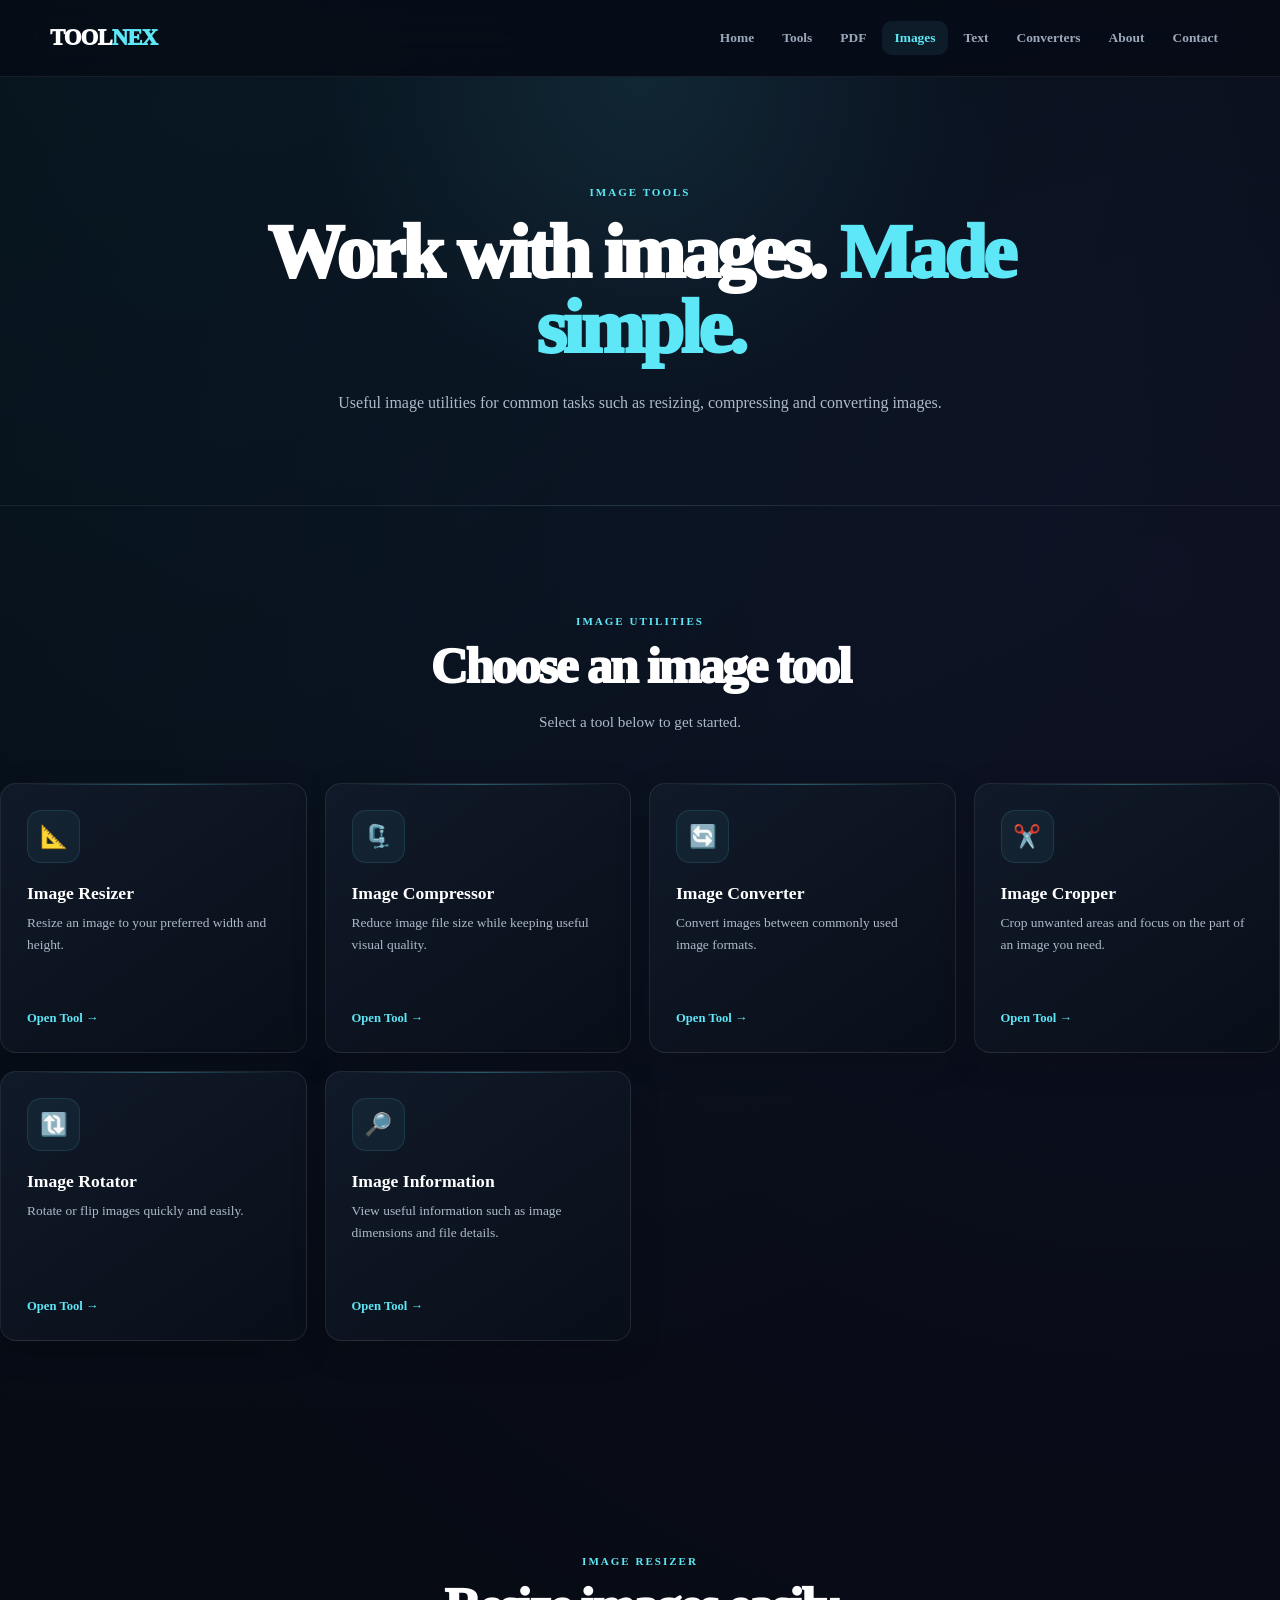
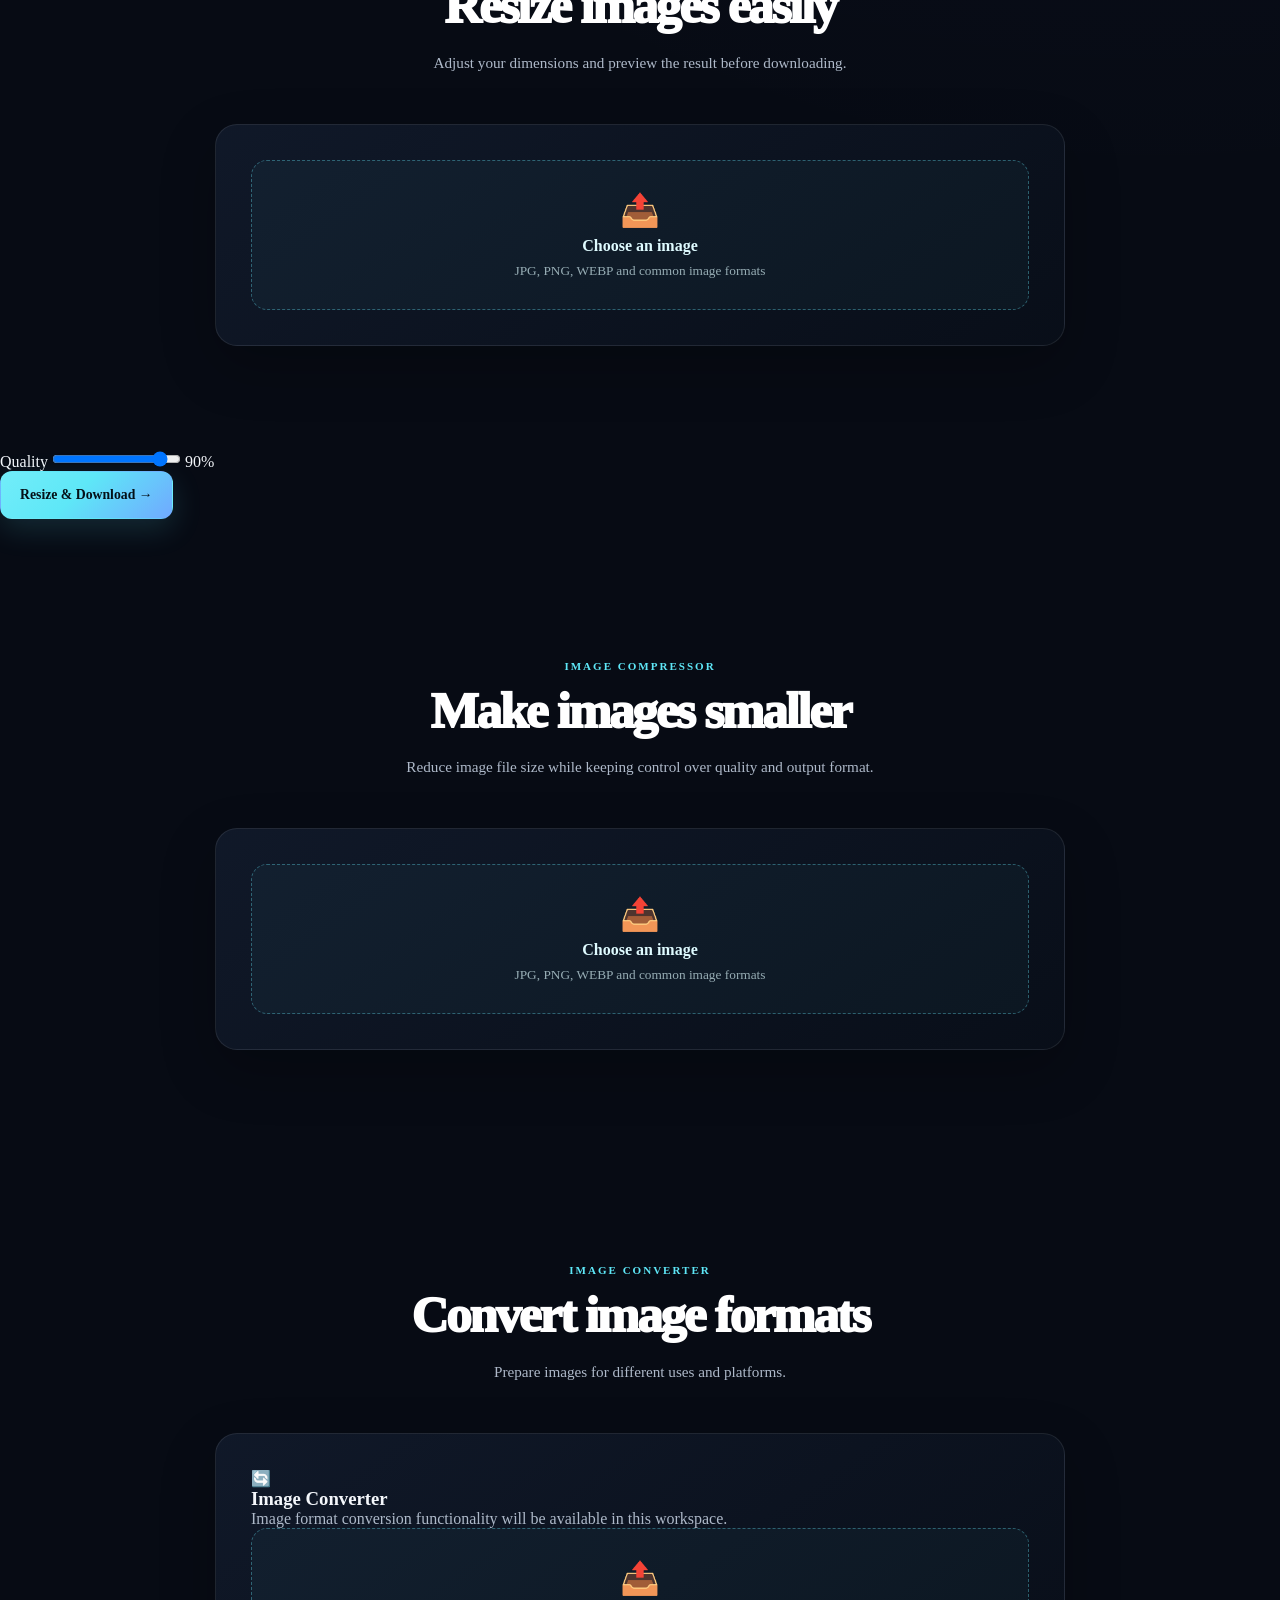
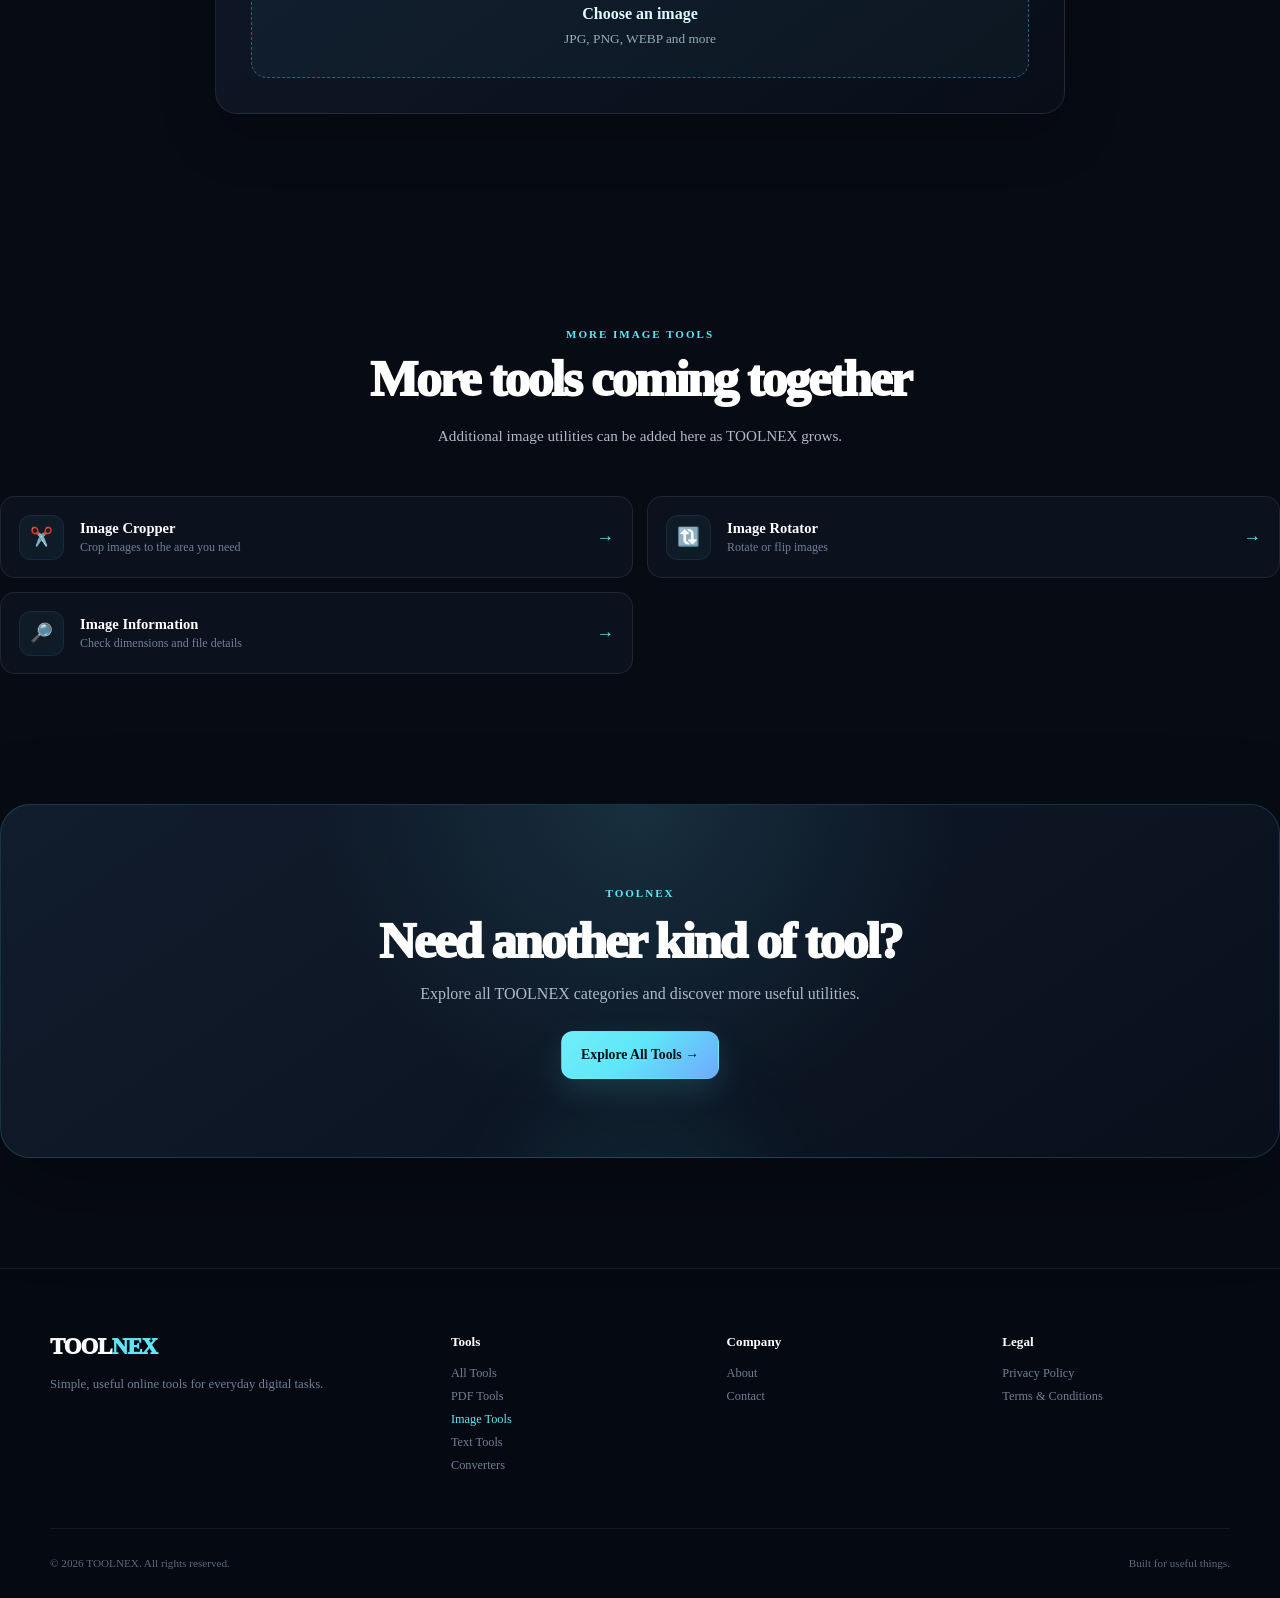
<file: image-tools.html>
<!DOCTYPE html>

<html lang="en">

<head>


<meta charset="UTF-8">

<meta
    name="viewport"
    content="width=device-width, initial-scale=1.0"
>

<meta
    name="description"
    content="TOOLNEX Image Tools — simple online tools for resizing, compressing and working with images."
>

<meta
    name="keywords"
    content="image tools, image resizer, image compressor, online image tools"
>

<meta
    name="author"
    content="TOOLNEX"
>

<title>Image Tools — TOOLNEX</title>

<link
    rel="stylesheet"
    href="style.css"
>


</head>

<body>


<!-- =========================
     HEADER / NAVBAR
========================== -->

<header class="site-header">

    <nav class="navbar">

        <a
            href="index.html"
            class="logo"
        >
            TOOL<span>NEX</span>
        </a>


        <button
            class="menu-toggle"
            id="menuToggle"
            aria-label="Open menu"
        >
            ☰
        </button>


        <div
            class="nav-links"
            id="navLinks"
        >

            <a href="index.html">
                Home
            </a>

            <a href="tools.html">
                Tools
            </a>

            <a href="pdf-tools.html">
                PDF
            </a>

            <a
                href="image-tools.html"
                class="active"
            >
                Images
            </a>

            <a href="text-tools.html">
                Text
            </a>

            <a href="converters.html">
                Converters
            </a>

            <a href="about.html">
                About
            </a>

            <a href="contact.html">
                Contact
            </a>

        </div>

    </nav>

</header>



<main>


    <!-- =========================
         PAGE HERO
    ========================== -->

    <section class="page-hero">

        <div class="page-hero-content">

            <span class="eyebrow">
                IMAGE TOOLS
            </span>

            <h1>
                Work with images.
                <span>Made simple.</span>
            </h1>

            <p>
                Useful image utilities for common tasks such as
                resizing, compressing and converting images.
            </p>

        </div>

    </section>



    <!-- =========================
         IMAGE TOOLS
    ========================== -->

    <section class="section">

        <div class="section-heading">

            <span class="eyebrow">
                IMAGE UTILITIES
            </span>

            <h2>
                Choose an image tool
            </h2>

            <p>
                Select a tool below to get started.
            </p>

        </div>


        <div class="tools-grid">


            <!-- IMAGE RESIZER -->

            <article
                class="tool-card tool-card-featured"
                data-tool="image resizer resize image"
            >

                <div class="tool-icon">
                    📐
                </div>

                <h3>
                    Image Resizer
                </h3>

                <p>
                    Resize an image to your preferred width
                    and height.
                </p>

                <a
                    href="#image-resizer"
                    class="tool-action"
                >
                    Open Tool →
                </a>

            </article>



            <!-- IMAGE COMPRESSOR -->

            <article
                class="tool-card"
                data-tool="image compressor compress image reduce size"
            >

                <div class="tool-icon">
                    🗜️
                </div>

                <h3>
                    Image Compressor
                </h3>

                <p>
                    Reduce image file size while keeping
                    useful visual quality.
                </p>

                <a
                    href="#image-compressor"
                    class="tool-action"
                >
                    Open Tool →
                </a>

            </article>



            <!-- IMAGE CONVERTER -->

            <article
                class="tool-card"
                data-tool="image converter jpg png webp convert image"
            >

                <div class="tool-icon">
                    🔄
                </div>

                <h3>
                    Image Converter
                </h3>

                <p>
                    Convert images between commonly used
                    image formats.
                </p>

                <a
                    href="#image-converter"
                    class="tool-action"
                >
                    Open Tool →
                </a>

            </article>



            <!-- IMAGE CROP -->

            <article
                class="tool-card"
                data-tool="image crop cropper"
            >

                <div class="tool-icon">
                    ✂️
                </div>

                <h3>
                    Image Cropper
                </h3>

                <p>
                    Crop unwanted areas and focus on the
                    part of an image you need.
                </p>

                <a
                    href="#image-cropper"
                    class="tool-action"
                >
                    Open Tool →
                </a>

            </article>



            <!-- IMAGE ROTATOR -->

            <article
                class="tool-card"
                data-tool="image rotate rotation flip image"
            >

                <div class="tool-icon">
                    🔃
                </div>

                <h3>
                    Image Rotator
                </h3>

                <p>
                    Rotate or flip images quickly and easily.
                </p>

                <a
                    href="#image-rotator"
                    class="tool-action"
                >
                    Open Tool →
                </a>

            </article>



            <!-- IMAGE INFORMATION -->

            <article
                class="tool-card"
                data-tool="image information image details metadata"
            >

                <div class="tool-icon">
                    🔎
                </div>

                <h3>
                    Image Information
                </h3>

                <p>
                    View useful information such as image
                    dimensions and file details.
                </p>

                <a
                    href="#image-information"
                    class="tool-action"
                >
                    Open Tool →
                </a>

            </article>


        </div>

    </section>



 
<!-- =========================
     PROFESSIONAL LIVE IMAGE RESIZER
========================== -->

<section
    class="section tool-preview-section"
    id="image-resizer"
>

    <div class="section-heading">

        <span class="eyebrow">
            IMAGE RESIZER
        </span>

        <h2>
            Resize images easily
        </h2>

        <p>
            Adjust your dimensions and preview the result
            before downloading.
        </p>

    </div>


    <div class="tool-workspace image-resizer-workspace">


        <!-- IMAGE UPLOAD -->

        <label
            class="upload-box"
            for="resizeImageInput"
        >

            <span>
                📤
            </span>

            <strong>
                Choose an image
            </strong>

            <small>
                JPG, PNG, WEBP and common image formats
            </small>

        </label>


        <input
            type="file"
            id="resizeImageInput"
            accept="image/*"
            hidden
        >


        <!-- PREVIEW -->

        <div
            class="image-preview-area"
            id="resizePreviewArea"
            hidden
        >

            <div class="preview-heading">

                <strong>
                    Live Preview
                </strong>

                <span id="resizePreviewStatus">
                    Original
                </span>

            </div>


            <div class="preview-image-wrapper">

                <img
                    id="resizePreview"
                    alt="Image resize preview"
                >

            </div>


            <div class="image-size-comparison">

                <div>

                    <small>
                        Original
                    </small>

                    <strong id="resizeOriginalInfo">
                        —
                    </strong>

                </div>


                <div class="size-arrow">
                    →
                </div>


                <div>

                    <small>
                        New Size
                    </small>

                    <strong id="resizeNewInfo">
                        —
                    </strong>

                </div>

            </div>

        </div>


        <!-- CONTROLS -->

        <div
            class="image-controls"
            id="resizeControls"
            hidden
        >


            <!-- WIDTH -->

            <div class="control-group">

                <label for="resizeWidth">
                    Width
                </label>

                <div class="input-with-unit">

                    <input
                        type="number"
                        id="resizeWidth"
                        min="1"
                        step="1"
                        placeholder="Width"
                    >

                    <span>
                        px
                    </span>

                </div>

            </div>


            <!-- HEIGHT -->

            <div class="control-group">

                <label for="resizeHeight">
                    Height
                </label>

                <div class="input-with-unit">

                    <input
                        type="number"
                        id="resizeHeight"
                        min="1"
                        step="1"
                        placeholder="Height"
                    >

                    <span>
                        px
                    </span>

                </div>

            </div>


            <!-- ASPECT RATIO -->

            <label class="aspect-ratio-control">

                <input
                    type="checkbox"
                    id="keepAspectRatio"
                    checked
                >

                <span>
                    🔒 Keep aspect ratio
                </span>

            </label>


            <!-- FORMAT -->

            <div class="control-group">

                <label for="resizeFormat">
                    Output Format
                </label>

                <select id="resizeFormat">

                    <option value="image/png">
                        PNG
                    </option>

                    <option value="image/jpeg">
                        JPG
                    </option>

                    <option value="image/webp">
                        WEBP
                    </option>

                </select>

            </div>


            <!-- QUALITY -->

            <div
                class="control-group"
                id="resizeQualityGroup"
            >

                <label for="resizeQuality">
                    Quality
                </label>

                <div class="quality-row">

                    <input
                        type="range"
                        id="resizeQuality"
                        min="10"
                        max="100"
                        value="90"
                    >

                    <span id="resizeQualityValue">
                        90%
                    </span>

                </div>

            </div>


            <!-- ACTION BUTTONS -->

            <div class="resize-actions">

                <button
                    type="button"
                    class="btn btn-primary"
                    id="applyResizeButton"
                >
                    Apply Resize ✓
                </button>


                <button
                    type="button"
                    class="btn btn-secondary"
                    id="downloadResizeButton"
                    disabled
                >
                    Download Image ↓
                </button>

            </div>


            <!-- STATUS -->

            <div
                class="tool-status"
                id="resizeStatus"
            ></div>

        </div>

    </div>

</section>


            </div>


            <!-- QUALITY -->

            <div
                class="control-group"
                id="resizeQualityGroup"
            >

                <label for="resizeQuality">
                    Quality
                </label>

                <input
                    type="range"
                    id="resizeQuality"
                    min="10"
                    max="100"
                    value="90"
                >

                <span id="resizeQualityValue">
                    90%
                </span>

            </div>


            <!-- BUTTON -->

            <button
                type="button"
                class="btn btn-primary"
                id="resizeImageButton"
            >
                Resize & Download →
            </button>


            <!-- STATUS -->

            <div
                class="tool-status"
                id="resizeStatus"
            ></div>

        </div>

    </div>

</section>




<!-- =========================
     PROFESSIONAL IMAGE COMPRESSOR
========================== -->

<section
    class="section tool-preview-section"
    id="image-compressor"
>

    <div class="section-heading">

        <span class="eyebrow">
            IMAGE COMPRESSOR
        </span>

        <h2>
            Make images smaller
        </h2>

        <p>
            Reduce image file size while keeping control
            over quality and output format.
        </p>

    </div>


    <div class="tool-workspace image-compressor-workspace">


        <!-- UPLOAD -->

        <label
            class="upload-box"
            for="compressImageInput"
        >

            <span>
                📤
            </span>

            <strong>
                Choose an image
            </strong>

            <small>
                JPG, PNG, WEBP and common image formats
            </small>

        </label>


        <input
            type="file"
            id="compressImageInput"
            accept="image/*"
            hidden
        >


        <!-- PREVIEW -->

        <div
            class="image-preview-area"
            id="compressPreviewArea"
            hidden
        >

            <div class="preview-heading">

                <strong>
                    Compression Preview
                </strong>

                <span id="compressPreviewStatus">
                    Original
                </span>

            </div>


            <div class="preview-image-wrapper">

                <img
                    id="compressPreview"
                    alt="Image compression preview"
                >

            </div>


            <!-- FILE SIZE COMPARISON -->

            <div class="image-size-comparison">

                <div>

                    <small>
                        Original
                    </small>

                    <strong id="compressOriginalInfo">
                        —
                    </strong>

                </div>


                <div class="size-arrow">
                    →
                </div>


                <div>

                    <small>
                        Estimated
                    </small>

                    <strong id="compressEstimatedInfo">
                        —
                    </strong>

                </div>

            </div>

        </div>


        <!-- CONTROLS -->

        <div
            class="image-controls"
            id="compressControls"
            hidden
        >


            <!-- QUALITY -->

            <div class="control-group">

                <label for="compressQuality">
                    Compression Quality
                </label>

                <div class="quality-row">

                    <input
                        type="range"
                        id="compressQuality"
                        min="10"
                        max="100"
                        value="80"
                    >

                    <span id="compressQualityValue">
                        80%
                    </span>

                </div>

            </div>


            <!-- FORMAT -->

            <div class="control-group">

                <label for="compressFormat">
                    Output Format
                </label>

                <select id="compressFormat">

                    <option value="image/jpeg">
                        JPG
                    </option>

                    <option value="image/webp">
                        WEBP
                    </option>

                    <option value="image/png">
                        PNG
                    </option>

                </select>

            </div>


            <!-- ACTIONS -->

            <div class="resize-actions">

                <button
                    type="button"
                    class="btn btn-primary"
                    id="compressImageButton"
                >
                    Compress Image ✓
                </button>


                <button
                    type="button"
                    class="btn btn-secondary"
                    id="downloadCompressedButton"
                    disabled
                >
                    Download Image ↓
                </button>

            </div>


            <!-- STATUS -->

            <div
                class="tool-status"
                id="compressStatus"
            ></div>

        </div>

    </div>

</section>




    <!-- =========================
         CONVERTER PREVIEW
    ========================== -->

    <section
        class="section tool-preview-section"
        id="image-converter"
    >

        <div class="section-heading">

            <span class="eyebrow">
                IMAGE CONVERTER
            </span>

            <h2>
                Convert image formats
            </h2>

            <p>
                Prepare images for different uses and platforms.
            </p>

        </div>


        <div class="tool-workspace">

            <div class="workspace-icon">
                🔄
            </div>

            <h3>
                Image Converter
            </h3>

            <p>
                Image format conversion functionality will
                be available in this workspace.
            </p>

            <label
                class="upload-box"
                for="convertImageInput"
            >

                <span>
                    📤
                </span>

                <strong>
                    Choose an image
                </strong>

                <small>
                    JPG, PNG, WEBP and more
                </small>

            </label>

            <input
                type="file"
                id="convertImageInput"
                accept="image/*"
                hidden
            >

        </div>

    </section>



    <!-- =========================
         CROP / ROTATE / INFO
    ========================== -->

    <section class="section">

        <div class="section-heading">

            <span class="eyebrow">
                MORE IMAGE TOOLS
            </span>

            <h2>
                More tools coming together
            </h2>

            <p>
                Additional image utilities can be added here
                as TOOLNEX grows.
            </p>

        </div>


        <div class="quick-tools">


            <a
                href="#image-cropper"
                class="quick-tool"
            >

                <span>
                    ✂️
                </span>

                <div>

                    <strong>
                        Image Cropper
                    </strong>

                    <small>
                        Crop images to the area you need
                    </small>

                </div>

                <b>
                    →
                </b>

            </a>



            <a
                href="#image-rotator"
                class="quick-tool"
            >

                <span>
                    🔃
                </span>

                <div>

                    <strong>
                        Image Rotator
                    </strong>

                    <small>
                        Rotate or flip images
                    </small>

                </div>

                <b>
                    →
                </b>

            </a>



            <a
                href="#image-information"
                class="quick-tool"
            >

                <span>
                    🔎
                </span>

                <div>

                    <strong>
                        Image Information
                    </strong>

                    <small>
                        Check dimensions and file details
                    </small>

                </div>

                <b>
                    →
                </b>

            </a>


        </div>

    </section>



    <!-- =========================
         CTA
    ========================== -->

    <section class="cta-section">

        <div class="cta-box">

            <span class="eyebrow">
                TOOLNEX
            </span>

            <h2>
                Need another kind of tool?
            </h2>

            <p>
                Explore all TOOLNEX categories and discover
                more useful utilities.
            </p>

            <a
                href="tools.html"
                class="btn btn-primary"
            >
                Explore All Tools →
            </a>

        </div>

    </section>


</main>



<!-- =========================
     FOOTER
========================== -->

<footer class="footer">

    <div class="footer-main">


        <div class="footer-brand">

            <a
                href="index.html"
                class="logo"
            >
                TOOL<span>NEX</span>
            </a>

            <p>
                Simple, useful online tools for everyday
                digital tasks.
            </p>

        </div>



        <div class="footer-column">

            <h4>
                Tools
            </h4>

            <a href="tools.html">
                All Tools
            </a>

            <a href="pdf-tools.html">
                PDF Tools
            </a>

            <a
                href="image-tools.html"
                class="active"
            >
                Image Tools
            </a>

            <a href="text-tools.html">
                Text Tools
            </a>

            <a href="converters.html">
                Converters
            </a>

        </div>



        <div class="footer-column">

            <h4>
                Company
            </h4>

            <a href="about.html">
                About
            </a>

            <a href="contact.html">
                Contact
            </a>

        </div>



        <div class="footer-column">

            <h4>
                Legal
            </h4>

            <a href="privacy.html">
                Privacy Policy
            </a>

            <a href="terms.html">
                Terms & Conditions
            </a>

        </div>


    </div>



    <div class="footer-bottom">

        <p>
            © 2026 TOOLNEX. All rights reserved.
        </p>

        <p>
            Built for useful things.
        </p>


</div>

</footer>



<script src="script.js"></script>

<!-- IMAGE TOOLS JAVASCRIPT -->
<script src="image-tools.js"></script>


</body>

</html>
</file>
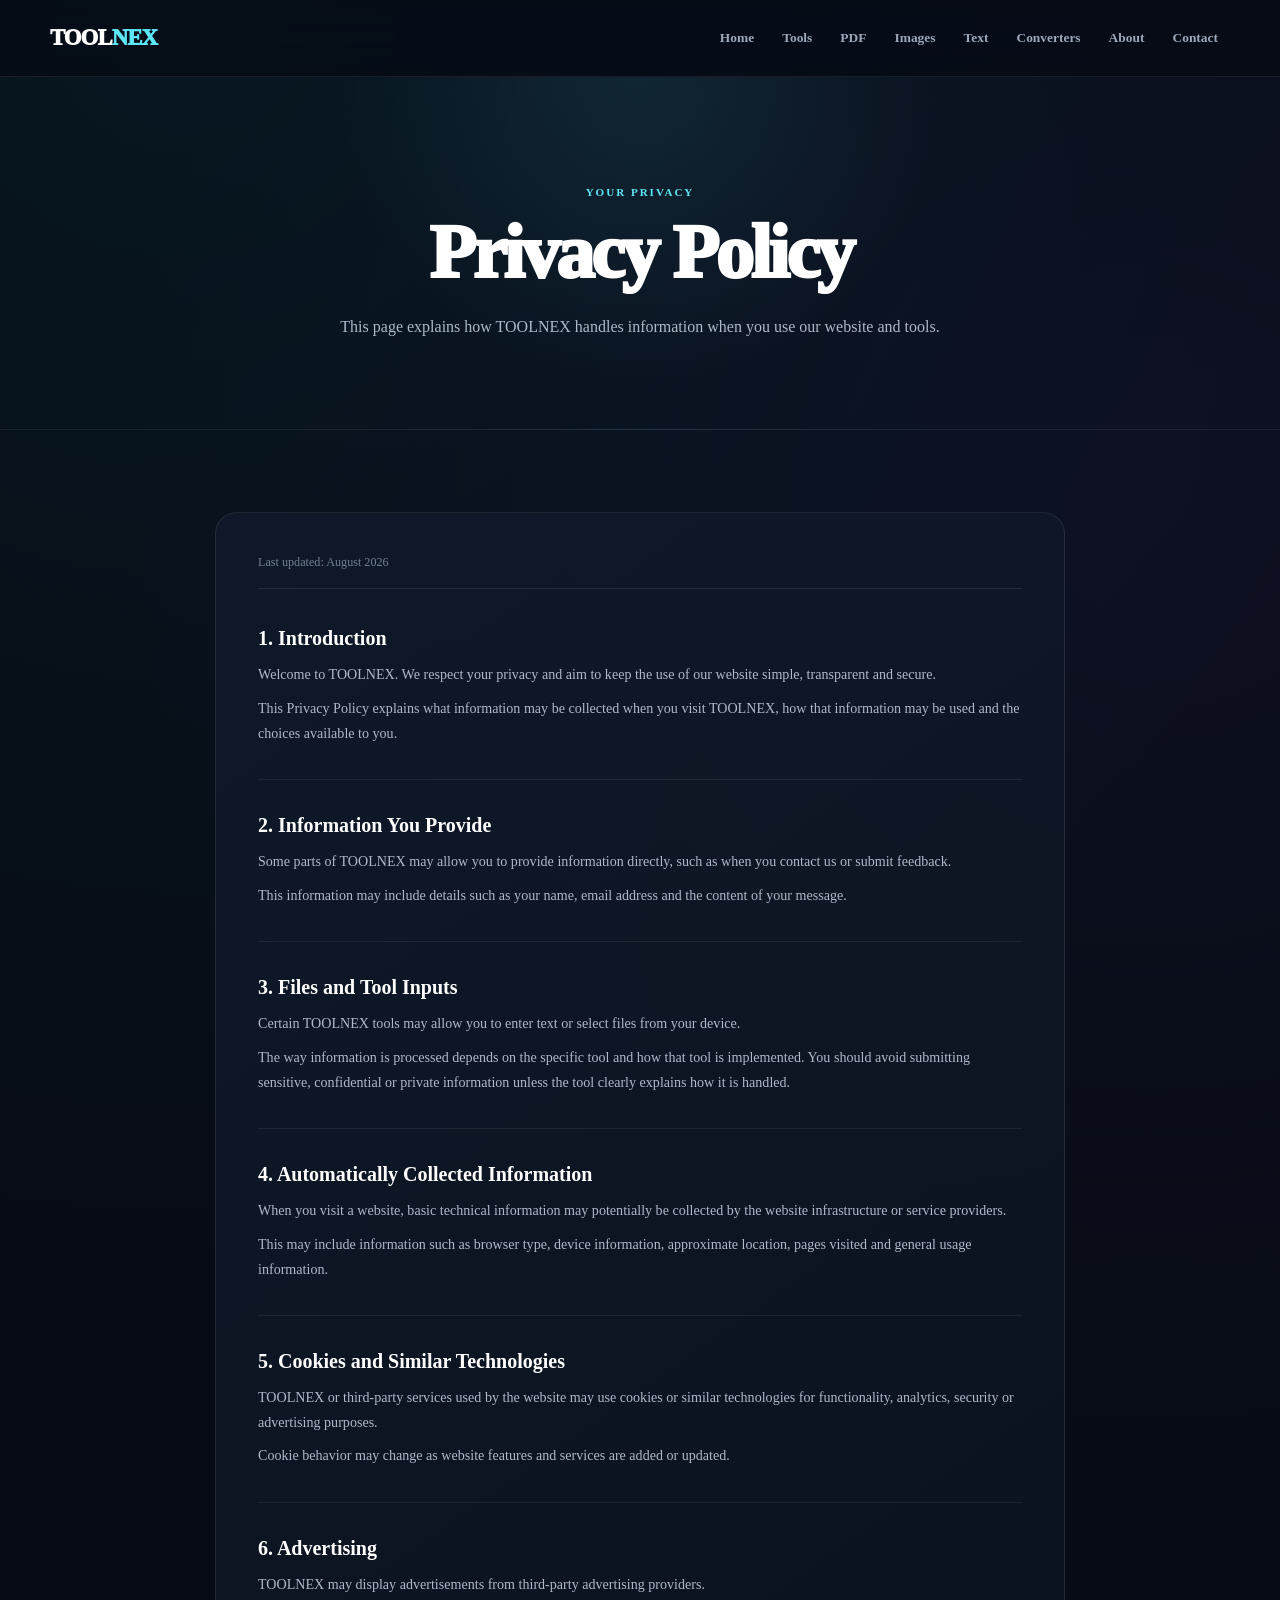
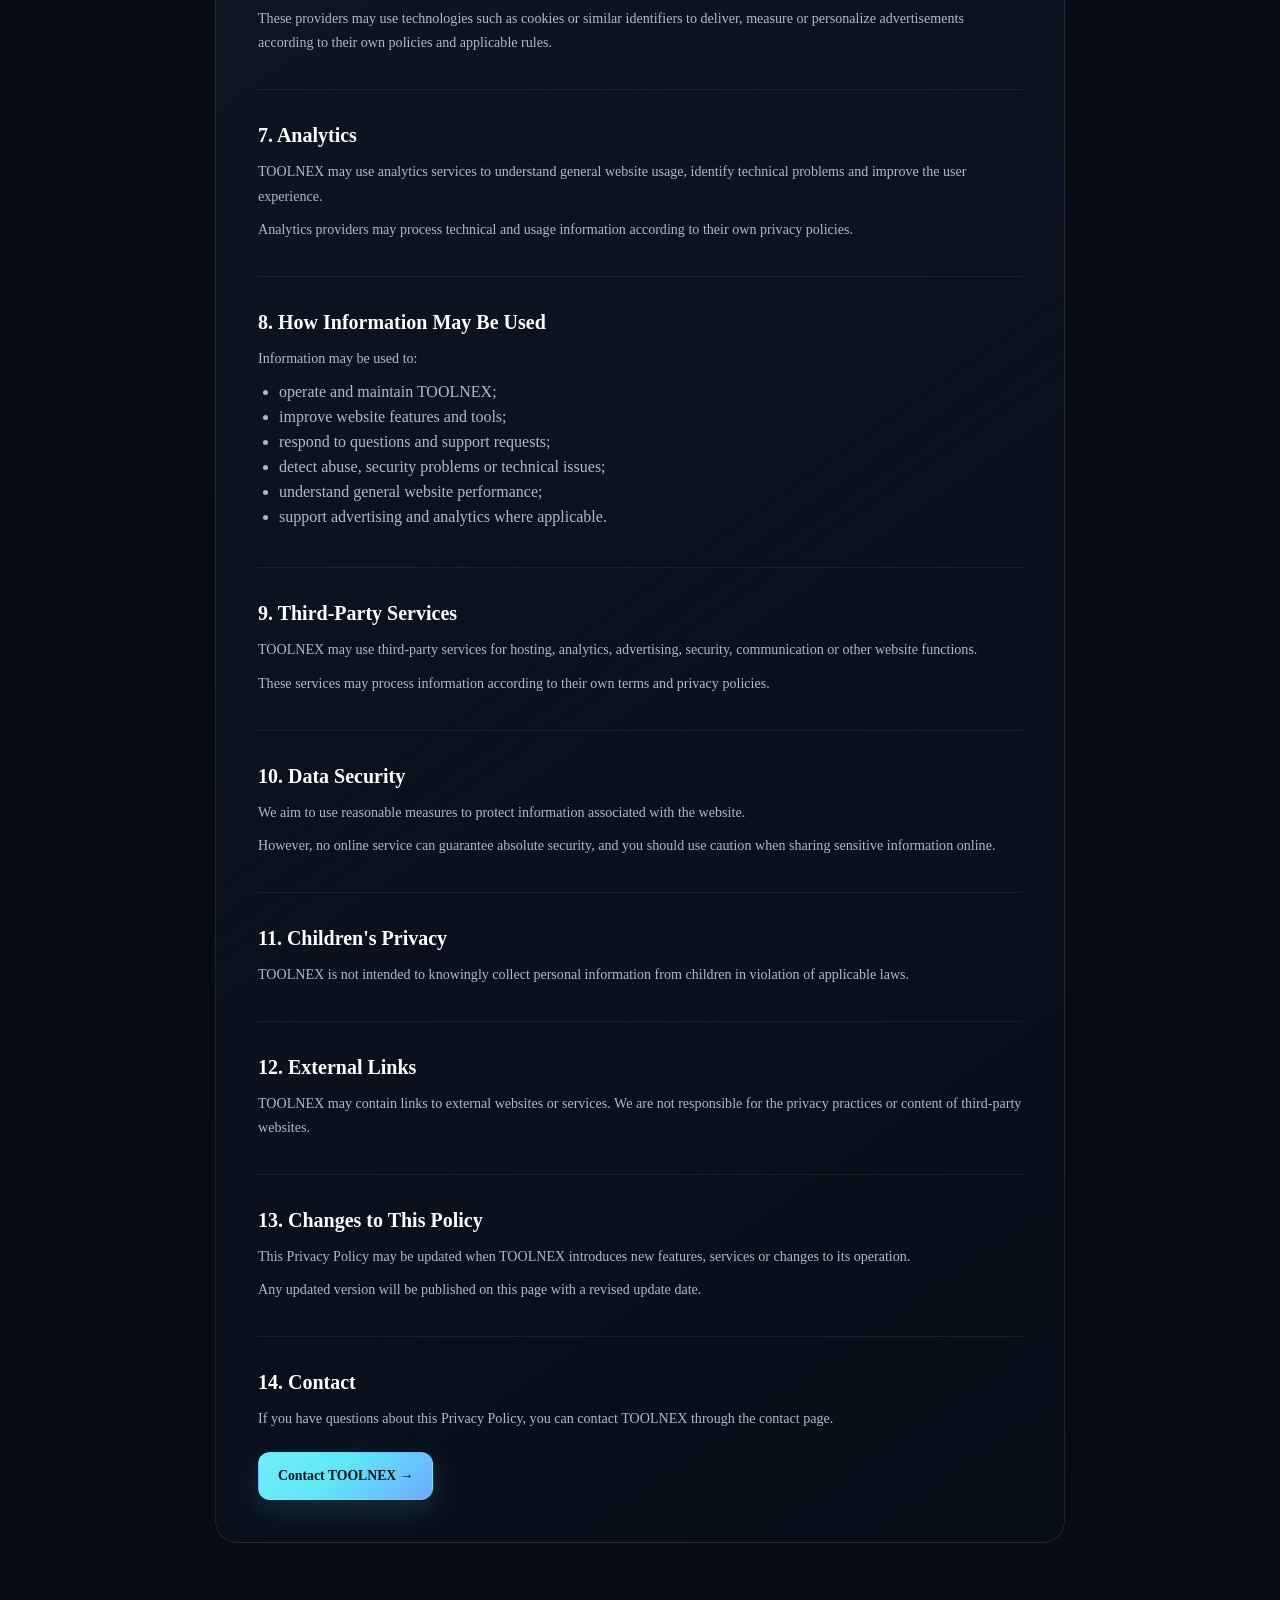
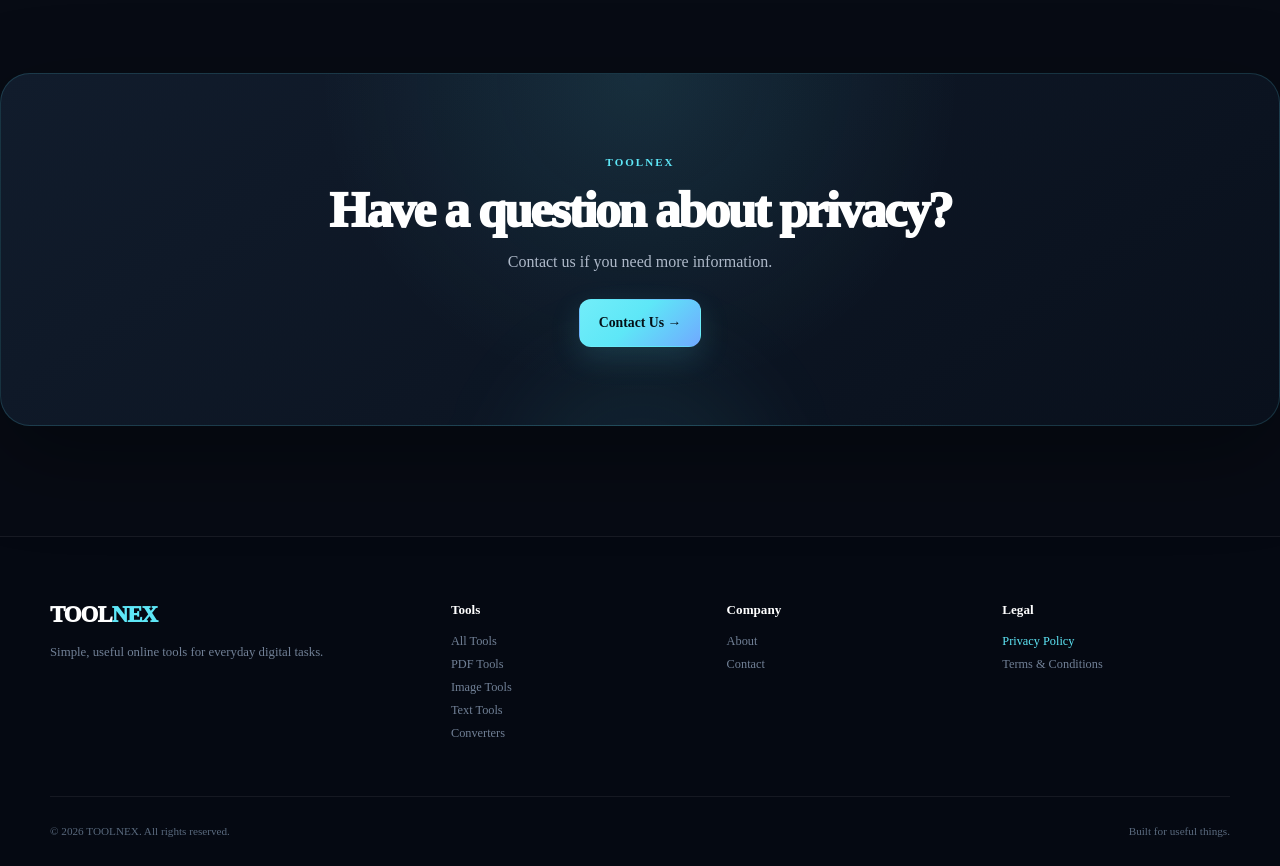
<file: privacy.html>
<!DOCTYPE html>

<html lang="en">

<head>


<meta charset="UTF-8">

<meta
    name="viewport"
    content="width=device-width, initial-scale=1.0"
>

<meta
    name="description"
    content="TOOLNEX Privacy Policy — information about privacy, data handling and use of the website."
>

<meta
    name="author"
    content="TOOLNEX"
>

<title>Privacy Policy — TOOLNEX</title>

<link
    rel="stylesheet"
    href="style.css"
>


</head>

<body>


<!-- =========================
     HEADER / NAVBAR
========================== -->

<header class="site-header">

    <nav class="navbar">

        <a
            href="index.html"
            class="logo"
        >
            TOOL<span>NEX</span>
        </a>


        <button
            class="menu-toggle"
            id="menuToggle"
            aria-label="Open menu"
        >
            ☰
        </button>


        <div
            class="nav-links"
            id="navLinks"
        >

            <a href="index.html">
                Home
            </a>

            <a href="tools.html">
                Tools
            </a>

            <a href="pdf-tools.html">
                PDF
            </a>

            <a href="image-tools.html">
                Images
            </a>

            <a href="text-tools.html">
                Text
            </a>

            <a href="converters.html">
                Converters
            </a>

            <a href="about.html">
                About
            </a>

            <a href="contact.html">
                Contact
            </a>

        </div>

    </nav>

</header>



<main>


    <!-- =========================
         PAGE HERO
    ========================== -->

    <section class="page-hero">

        <div class="page-hero-content">

            <span class="eyebrow">
                YOUR PRIVACY
            </span>

            <h1>
                Privacy Policy
            </h1>

            <p>
                This page explains how TOOLNEX handles information
                when you use our website and tools.
            </p>

        </div>

    </section>



    <!-- =========================
         PRIVACY CONTENT
    ========================== -->

    <section class="section legal-section">

        <div class="legal-content">


            <div class="legal-meta">

                <span>
                    Last updated: August 2026
                </span>

            </div>



            <section class="legal-block">

                <h2>
                    1. Introduction
                </h2>

                <p>
                    Welcome to TOOLNEX. We respect your privacy
                    and aim to keep the use of our website simple,
                    transparent and secure.
                </p>

                <p>
                    This Privacy Policy explains what information
                    may be collected when you visit TOOLNEX,
                    how that information may be used and the choices
                    available to you.
                </p>

            </section>



            <section class="legal-block">

                <h2>
                    2. Information You Provide
                </h2>

                <p>
                    Some parts of TOOLNEX may allow you to provide
                    information directly, such as when you contact
                    us or submit feedback.
                </p>

                <p>
                    This information may include details such as
                    your name, email address and the content of
                    your message.
                </p>

            </section>



            <section class="legal-block">

                <h2>
                    3. Files and Tool Inputs
                </h2>

                <p>
                    Certain TOOLNEX tools may allow you to enter
                    text or select files from your device.
                </p>

                <p>
                    The way information is processed depends on
                    the specific tool and how that tool is
                    implemented. You should avoid submitting
                    sensitive, confidential or private information
                    unless the tool clearly explains how it is
                    handled.
                </p>

            </section>



            <section class="legal-block">

                <h2>
                    4. Automatically Collected Information
                </h2>

                <p>
                    When you visit a website, basic technical
                    information may potentially be collected by
                    the website infrastructure or service providers.
                </p>

                <p>
                    This may include information such as browser
                    type, device information, approximate location,
                    pages visited and general usage information.
                </p>

            </section>



            <section class="legal-block">

                <h2>
                    5. Cookies and Similar Technologies
                </h2>

                <p>
                    TOOLNEX or third-party services used by the
                    website may use cookies or similar technologies
                    for functionality, analytics, security or
                    advertising purposes.
                </p>

                <p>
                    Cookie behavior may change as website features
                    and services are added or updated.
                </p>

            </section>



            <section class="legal-block">

                <h2>
                    6. Advertising
                </h2>

                <p>
                    TOOLNEX may display advertisements from
                    third-party advertising providers.
                </p>

                <p>
                    These providers may use technologies such as
                    cookies or similar identifiers to deliver,
                    measure or personalize advertisements according
                    to their own policies and applicable rules.
                </p>

            </section>



            <section class="legal-block">

                <h2>
                    7. Analytics
                </h2>

                <p>
                    TOOLNEX may use analytics services to understand
                    general website usage, identify technical
                    problems and improve the user experience.
                </p>

                <p>
                    Analytics providers may process technical and
                    usage information according to their own
                    privacy policies.
                </p>

            </section>



            <section class="legal-block">

                <h2>
                    8. How Information May Be Used
                </h2>

                <p>
                    Information may be used to:
                </p>

                <ul>

                    <li>
                        operate and maintain TOOLNEX;
                    </li>

                    <li>
                        improve website features and tools;
                    </li>

                    <li>
                        respond to questions and support requests;
                    </li>

                    <li>
                        detect abuse, security problems or
                        technical issues;
                    </li>

                    <li>
                        understand general website performance;
                    </li>

                    <li>
                        support advertising and analytics where
                        applicable.
                    </li>

                </ul>

            </section>



            <section class="legal-block">

                <h2>
                    9. Third-Party Services
                </h2>

                <p>
                    TOOLNEX may use third-party services for
                    hosting, analytics, advertising, security,
                    communication or other website functions.
                </p>

                <p>
                    These services may process information according
                    to their own terms and privacy policies.
                </p>

            </section>



            <section class="legal-block">

                <h2>
                    10. Data Security
                </h2>

                <p>
                    We aim to use reasonable measures to protect
                    information associated with the website.
                </p>

                <p>
                    However, no online service can guarantee
                    absolute security, and you should use caution
                    when sharing sensitive information online.
                </p>

            </section>



            <section class="legal-block">

                <h2>
                    11. Children's Privacy
                </h2>

                <p>
                    TOOLNEX is not intended to knowingly collect
                    personal information from children in violation
                    of applicable laws.
                </p>

            </section>



            <section class="legal-block">

                <h2>
                    12. External Links
                </h2>

                <p>
                    TOOLNEX may contain links to external websites
                    or services. We are not responsible for the
                    privacy practices or content of third-party
                    websites.
                </p>

            </section>



            <section class="legal-block">

                <h2>
                    13. Changes to This Policy
                </h2>

                <p>
                    This Privacy Policy may be updated when
                    TOOLNEX introduces new features, services or
                    changes to its operation.
                </p>

                <p>
                    Any updated version will be published on this
                    page with a revised update date.
                </p>

            </section>



            <section class="legal-block">

                <h2>
                    14. Contact
                </h2>

                <p>
                    If you have questions about this Privacy Policy,
                    you can contact TOOLNEX through the contact page.
                </p>

                <a
                    href="contact.html"
                    class="btn btn-primary"
                >
                    Contact TOOLNEX →
                </a>

            </section>


        </div>

    </section>



    <!-- =========================
         CTA
    ========================== -->

    <section class="cta-section">

        <div class="cta-box">

            <span class="eyebrow">
                TOOLNEX
            </span>

            <h2>
                Have a question about privacy?
            </h2>

            <p>
                Contact us if you need more information.
            </p>

            <a
                href="contact.html"
                class="btn btn-primary"
            >
                Contact Us →
            </a>

        </div>

    </section>


</main>



<!-- =========================
     FOOTER
========================== -->

<footer class="footer">

    <div class="footer-main">


        <div class="footer-brand">

            <a
                href="index.html"
                class="logo"
            >
                TOOL<span>NEX</span>
            </a>

            <p>
                Simple, useful online tools for everyday
                digital tasks.
            </p>

        </div>



        <div class="footer-column">

            <h4>
                Tools
            </h4>

            <a href="tools.html">
                All Tools
            </a>

            <a href="pdf-tools.html">
                PDF Tools
            </a>

            <a href="image-tools.html">
                Image Tools
            </a>

            <a href="text-tools.html">
                Text Tools
            </a>

            <a href="converters.html">
                Converters
            </a>

        </div>



        <div class="footer-column">

            <h4>
                Company
            </h4>

            <a href="about.html">
                About
            </a>

            <a href="contact.html">
                Contact
            </a>

        </div>



        <div class="footer-column">

            <h4>
                Legal
            </h4>

            <a
                href="privacy.html"
                class="active"
            >
                Privacy Policy
            </a>

            <a href="terms.html">
                Terms & Conditions
            </a>

        </div>


    </div>



    <div class="footer-bottom">

        <p>
            © 2026 TOOLNEX. All rights reserved.
        </p>

        <p>
            Built for useful things.
        </p>

    </div>

</footer>



<script src="script.js"></script>


</body>

</html>
</file>
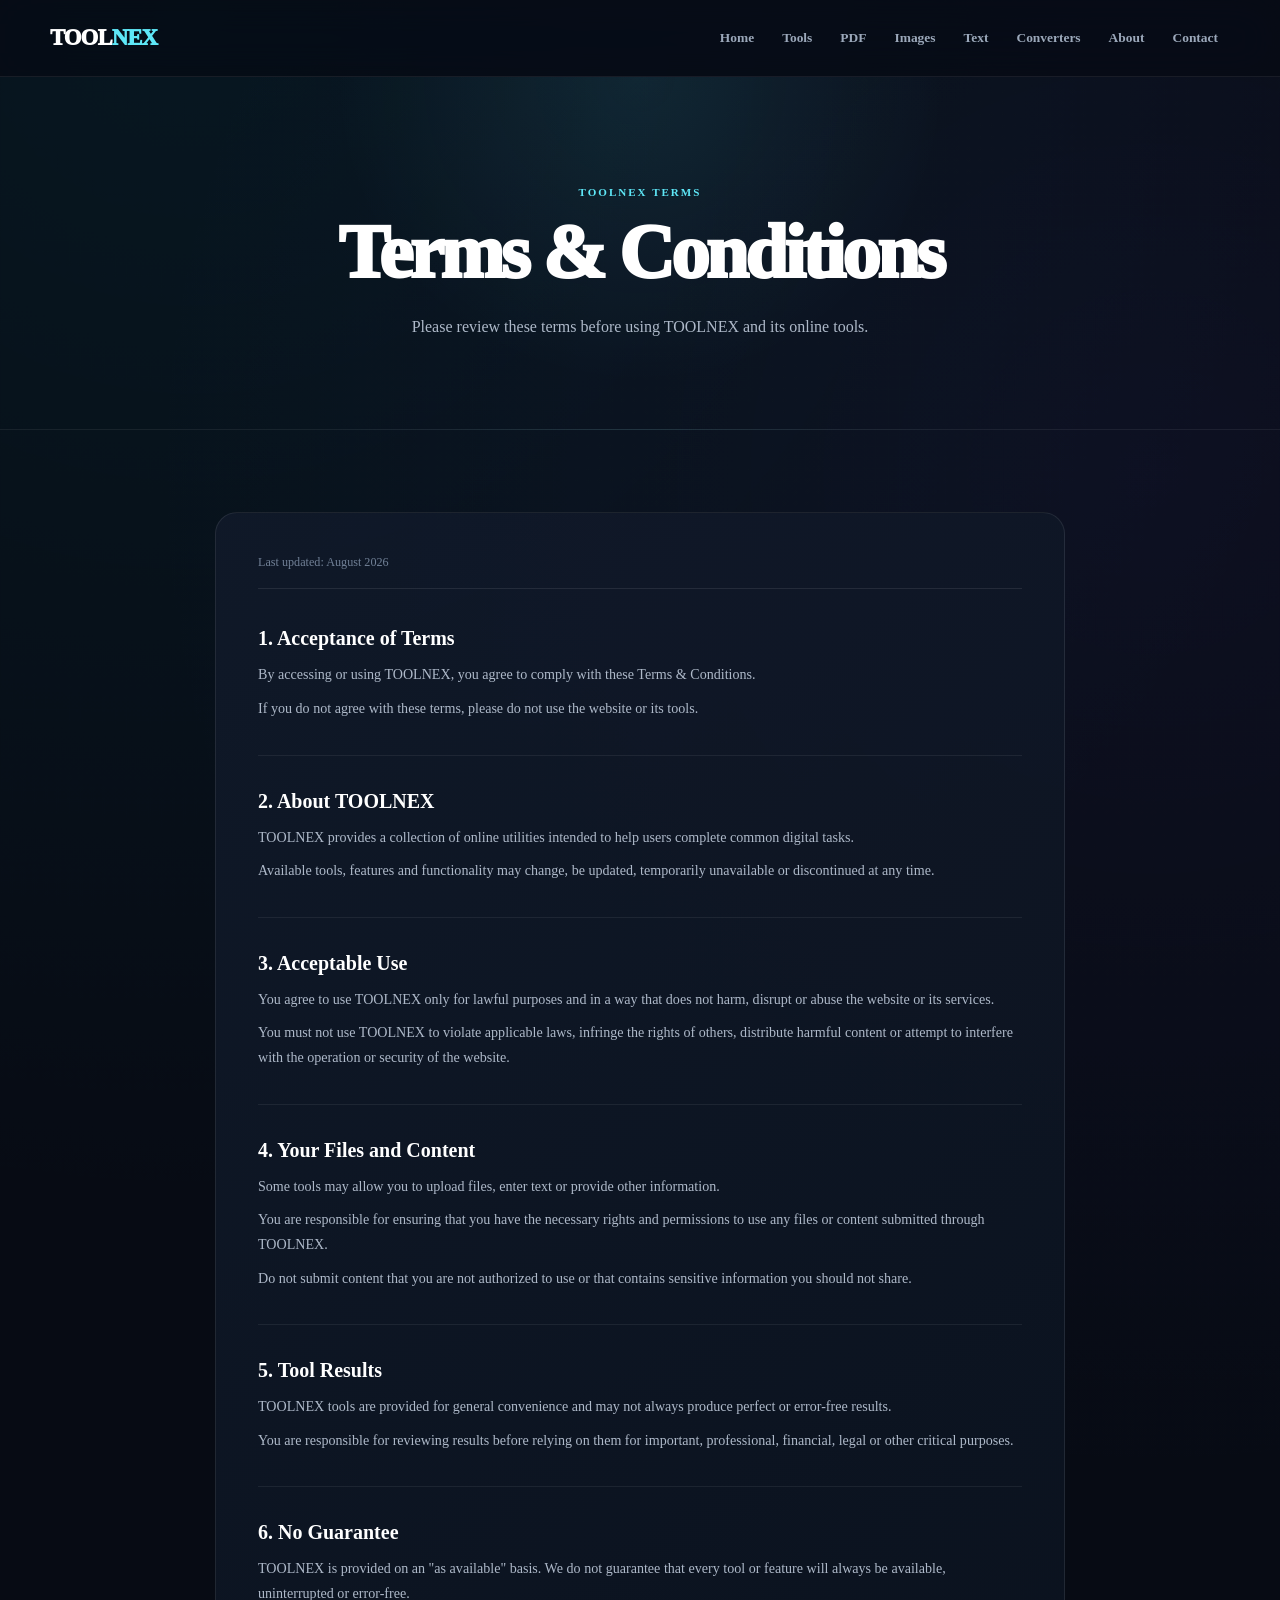
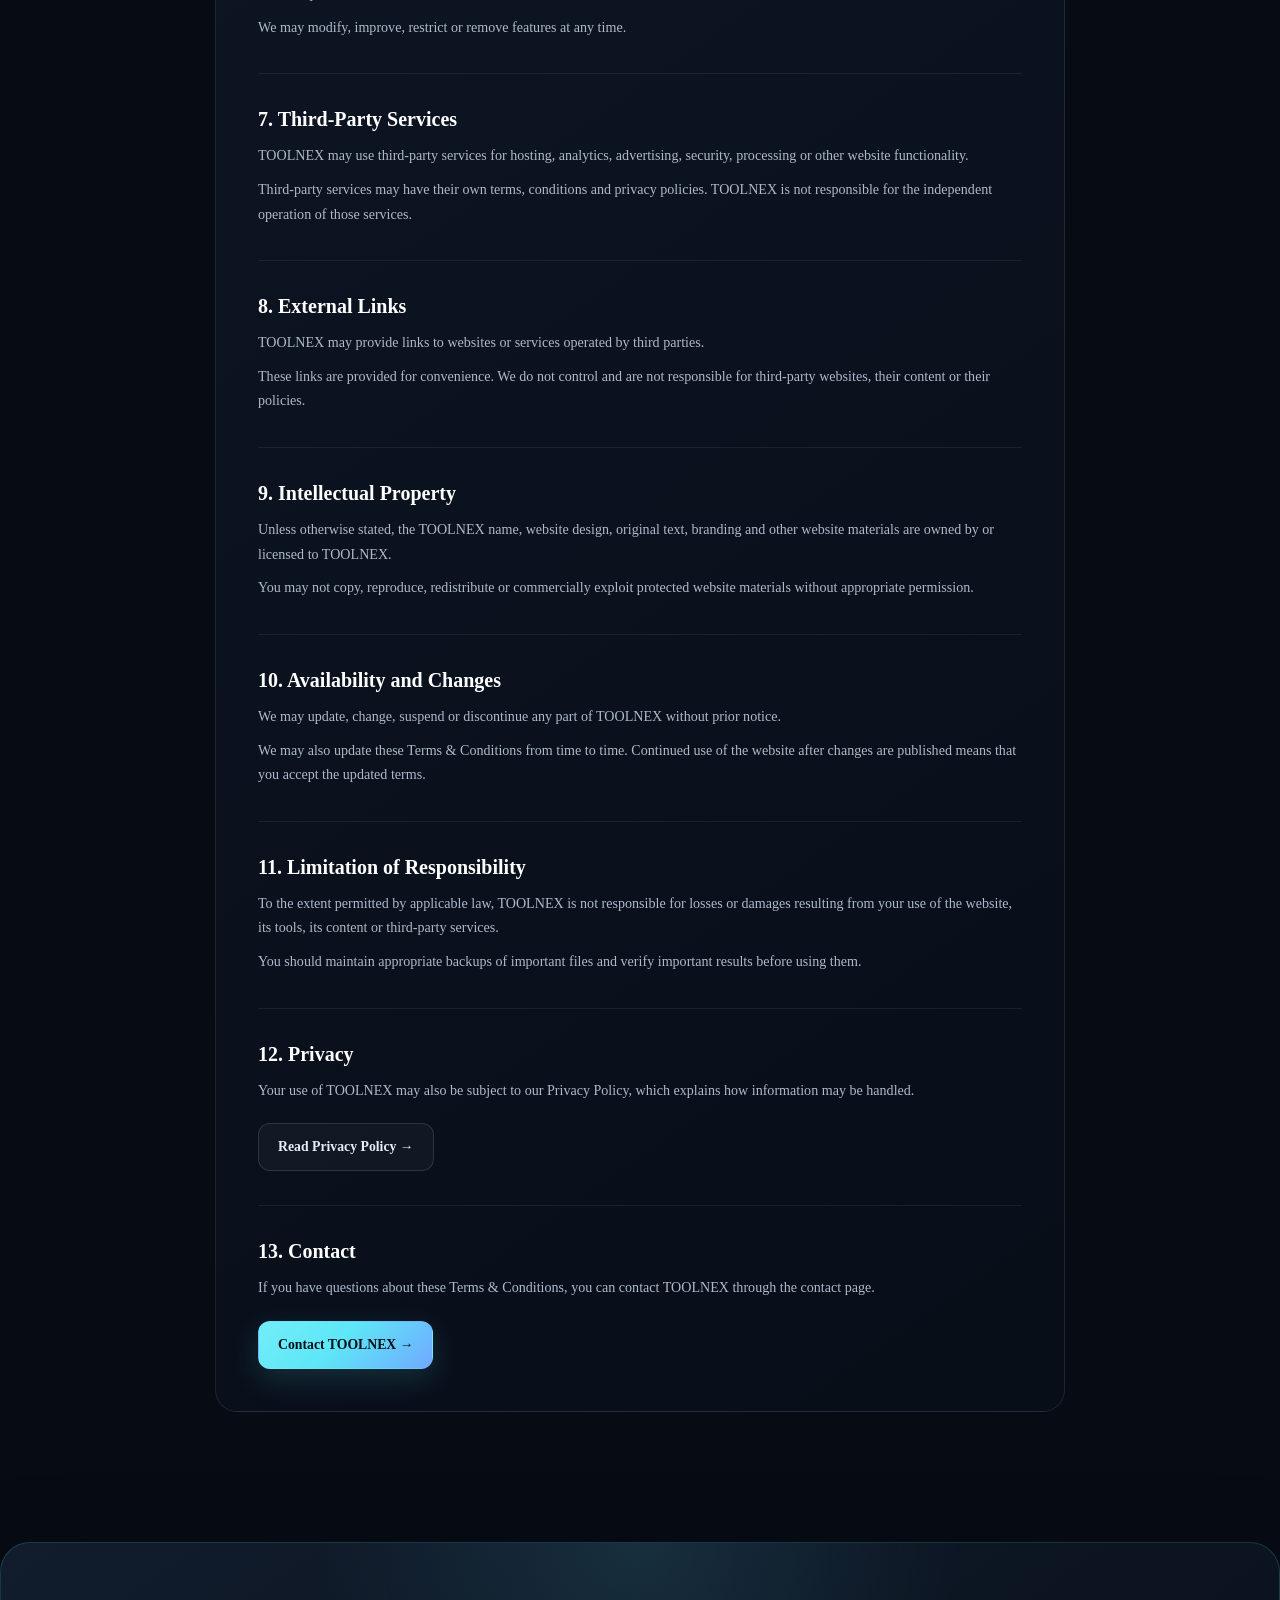
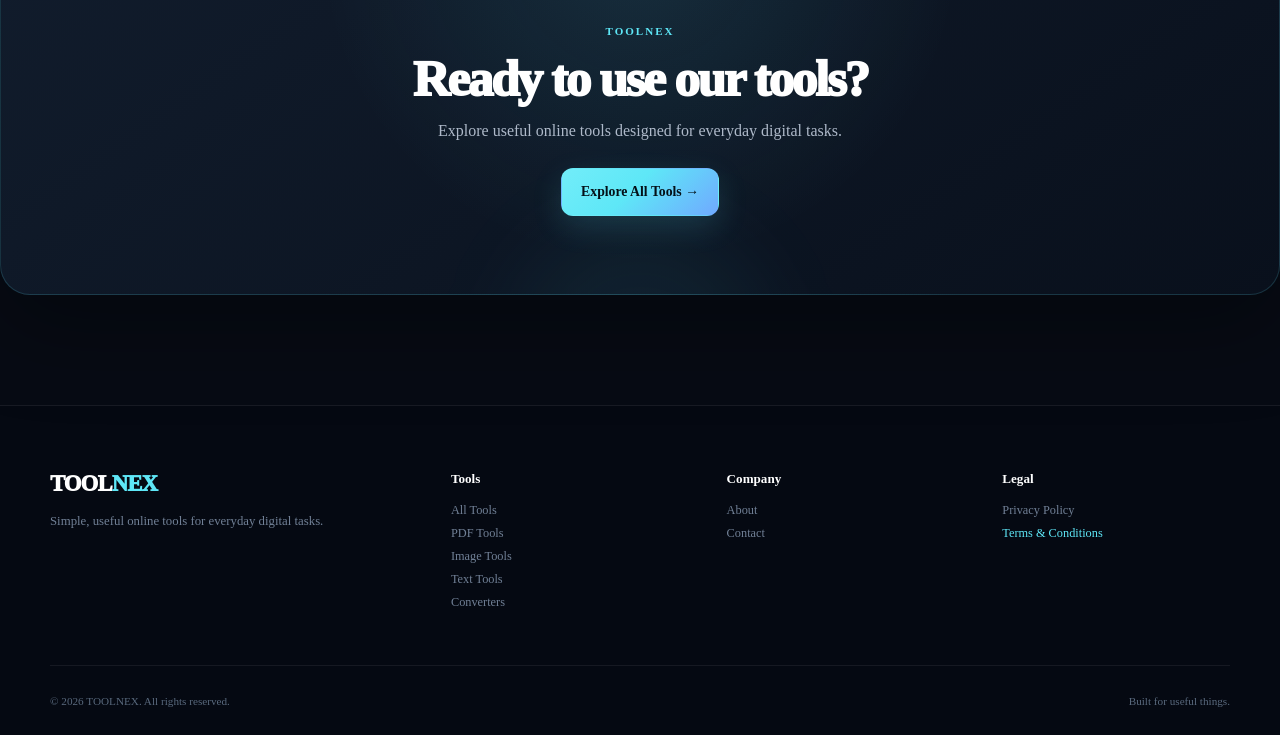
<file: terms.html>
<!DOCTYPE html>

<html lang="en">

<head>


<meta charset="UTF-8">

<meta
    name="viewport"
    content="width=device-width, initial-scale=1.0"
>

<meta
    name="description"
    content="TOOLNEX Terms and Conditions — rules and conditions for using the TOOLNEX website and tools."
>

<meta
    name="author"
    content="TOOLNEX"
>

<title>Terms & Conditions — TOOLNEX</title>

<link
    rel="stylesheet"
    href="style.css"
>


</head>

<body>


<!-- =========================
     HEADER / NAVBAR
========================== -->

<header class="site-header">

    <nav class="navbar">

        <a
            href="index.html"
            class="logo"
        >
            TOOL<span>NEX</span>
        </a>


        <button
            class="menu-toggle"
            id="menuToggle"
            aria-label="Open menu"
        >
            ☰
        </button>


        <div
            class="nav-links"
            id="navLinks"
        >

            <a href="index.html">
                Home
            </a>

            <a href="tools.html">
                Tools
            </a>

            <a href="pdf-tools.html">
                PDF
            </a>

            <a href="image-tools.html">
                Images
            </a>

            <a href="text-tools.html">
                Text
            </a>

            <a href="converters.html">
                Converters
            </a>

            <a href="about.html">
                About
            </a>

            <a href="contact.html">
                Contact
            </a>

        </div>

    </nav>

</header>



<main>


    <!-- =========================
         PAGE HERO
    ========================== -->

    <section class="page-hero">

        <div class="page-hero-content">

            <span class="eyebrow">
                TOOLNEX TERMS
            </span>

            <h1>
                Terms & Conditions
            </h1>

            <p>
                Please review these terms before using
                TOOLNEX and its online tools.
            </p>

        </div>

    </section>



    <!-- =========================
         TERMS CONTENT
    ========================== -->

    <section class="section legal-section">

        <div class="legal-content">


            <div class="legal-meta">

                <span>
                    Last updated: August 2026
                </span>

            </div>



            <section class="legal-block">

                <h2>
                    1. Acceptance of Terms
                </h2>

                <p>
                    By accessing or using TOOLNEX, you agree
                    to comply with these Terms & Conditions.
                </p>

                <p>
                    If you do not agree with these terms,
                    please do not use the website or its tools.
                </p>

            </section>



            <section class="legal-block">

                <h2>
                    2. About TOOLNEX
                </h2>

                <p>
                    TOOLNEX provides a collection of online
                    utilities intended to help users complete
                    common digital tasks.
                </p>

                <p>
                    Available tools, features and functionality
                    may change, be updated, temporarily unavailable
                    or discontinued at any time.
                </p>

            </section>



            <section class="legal-block">

                <h2>
                    3. Acceptable Use
                </h2>

                <p>
                    You agree to use TOOLNEX only for lawful
                    purposes and in a way that does not harm,
                    disrupt or abuse the website or its services.
                </p>

                <p>
                    You must not use TOOLNEX to violate applicable
                    laws, infringe the rights of others, distribute
                    harmful content or attempt to interfere with
                    the operation or security of the website.
                </p>

            </section>



            <section class="legal-block">

                <h2>
                    4. Your Files and Content
                </h2>

                <p>
                    Some tools may allow you to upload files,
                    enter text or provide other information.
                </p>

                <p>
                    You are responsible for ensuring that you
                    have the necessary rights and permissions
                    to use any files or content submitted through
                    TOOLNEX.
                </p>

                <p>
                    Do not submit content that you are not
                    authorized to use or that contains sensitive
                    information you should not share.
                </p>

            </section>



            <section class="legal-block">

                <h2>
                    5. Tool Results
                </h2>

                <p>
                    TOOLNEX tools are provided for general
                    convenience and may not always produce
                    perfect or error-free results.
                </p>

                <p>
                    You are responsible for reviewing results
                    before relying on them for important,
                    professional, financial, legal or other
                    critical purposes.
                </p>

            </section>



            <section class="legal-block">

                <h2>
                    6. No Guarantee
                </h2>

                <p>
                    TOOLNEX is provided on an "as available"
                    basis. We do not guarantee that every tool
                    or feature will always be available,
                    uninterrupted or error-free.
                </p>

                <p>
                    We may modify, improve, restrict or remove
                    features at any time.
                </p>

            </section>



            <section class="legal-block">

                <h2>
                    7. Third-Party Services
                </h2>

                <p>
                    TOOLNEX may use third-party services for
                    hosting, analytics, advertising, security,
                    processing or other website functionality.
                </p>

                <p>
                    Third-party services may have their own
                    terms, conditions and privacy policies.
                    TOOLNEX is not responsible for the independent
                    operation of those services.
                </p>

            </section>



            <section class="legal-block">

                <h2>
                    8. External Links
                </h2>

                <p>
                    TOOLNEX may provide links to websites or
                    services operated by third parties.
                </p>

                <p>
                    These links are provided for convenience.
                    We do not control and are not responsible
                    for third-party websites, their content or
                    their policies.
                </p>

            </section>



            <section class="legal-block">

                <h2>
                    9. Intellectual Property
                </h2>

                <p>
                    Unless otherwise stated, the TOOLNEX name,
                    website design, original text, branding and
                    other website materials are owned by or
                    licensed to TOOLNEX.
                </p>

                <p>
                    You may not copy, reproduce, redistribute
                    or commercially exploit protected website
                    materials without appropriate permission.
                </p>

            </section>



            <section class="legal-block">

                <h2>
                    10. Availability and Changes
                </h2>

                <p>
                    We may update, change, suspend or discontinue
                    any part of TOOLNEX without prior notice.
                </p>

                <p>
                    We may also update these Terms & Conditions
                    from time to time. Continued use of the
                    website after changes are published means
                    that you accept the updated terms.
                </p>

            </section>



            <section class="legal-block">

                <h2>
                    11. Limitation of Responsibility
                </h2>

                <p>
                    To the extent permitted by applicable law,
                    TOOLNEX is not responsible for losses or
                    damages resulting from your use of the
                    website, its tools, its content or third-party
                    services.
                </p>

                <p>
                    You should maintain appropriate backups of
                    important files and verify important results
                    before using them.
                </p>

            </section>



            <section class="legal-block">

                <h2>
                    12. Privacy
                </h2>

                <p>
                    Your use of TOOLNEX may also be subject to
                    our Privacy Policy, which explains how
                    information may be handled.
                </p>

                <a
                    href="privacy.html"
                    class="btn btn-secondary"
                >
                    Read Privacy Policy →
                </a>

            </section>



            <section class="legal-block">

                <h2>
                    13. Contact
                </h2>

                <p>
                    If you have questions about these Terms &
                    Conditions, you can contact TOOLNEX through
                    the contact page.
                </p>

                <a
                    href="contact.html"
                    class="btn btn-primary"
                >
                    Contact TOOLNEX →
                </a>

            </section>


        </div>

    </section>



    <!-- =========================
         CTA
    ========================== -->

    <section class="cta-section">

        <div class="cta-box">

            <span class="eyebrow">
                TOOLNEX
            </span>

            <h2>
                Ready to use our tools?
            </h2>

            <p>
                Explore useful online tools designed for
                everyday digital tasks.
            </p>

            <a
                href="tools.html"
                class="btn btn-primary"
            >
                Explore All Tools →
            </a>

        </div>

    </section>


</main>



<!-- =========================
     FOOTER
========================== -->

<footer class="footer">

    <div class="footer-main">


        <div class="footer-brand">

            <a
                href="index.html"
                class="logo"
            >
                TOOL<span>NEX</span>
            </a>

            <p>
                Simple, useful online tools for everyday
                digital tasks.
            </p>

        </div>



        <div class="footer-column">

            <h4>
                Tools
            </h4>

            <a href="tools.html">
                All Tools
            </a>

            <a href="pdf-tools.html">
                PDF Tools
            </a>

            <a href="image-tools.html">
                Image Tools
            </a>

            <a href="text-tools.html">
                Text Tools
            </a>

            <a href="converters.html">
                Converters
            </a>

        </div>



        <div class="footer-column">

            <h4>
                Company
            </h4>

            <a href="about.html">
                About
            </a>

            <a href="contact.html">
                Contact
            </a>

        </div>



        <div class="footer-column">

            <h4>
                Legal
            </h4>

            <a href="privacy.html">
                Privacy Policy
            </a>

            <a
                href="terms.html"
                class="active"
            >
                Terms & Conditions
            </a>

        </div>


    </div>



    <div class="footer-bottom">

        <p>
            © 2026 TOOLNEX. All rights reserved.
        </p>

        <p>
            Built for useful things.
        </p>

    </div>

</footer>



<script src="script.js"></script>


</body>

</html>
</file>
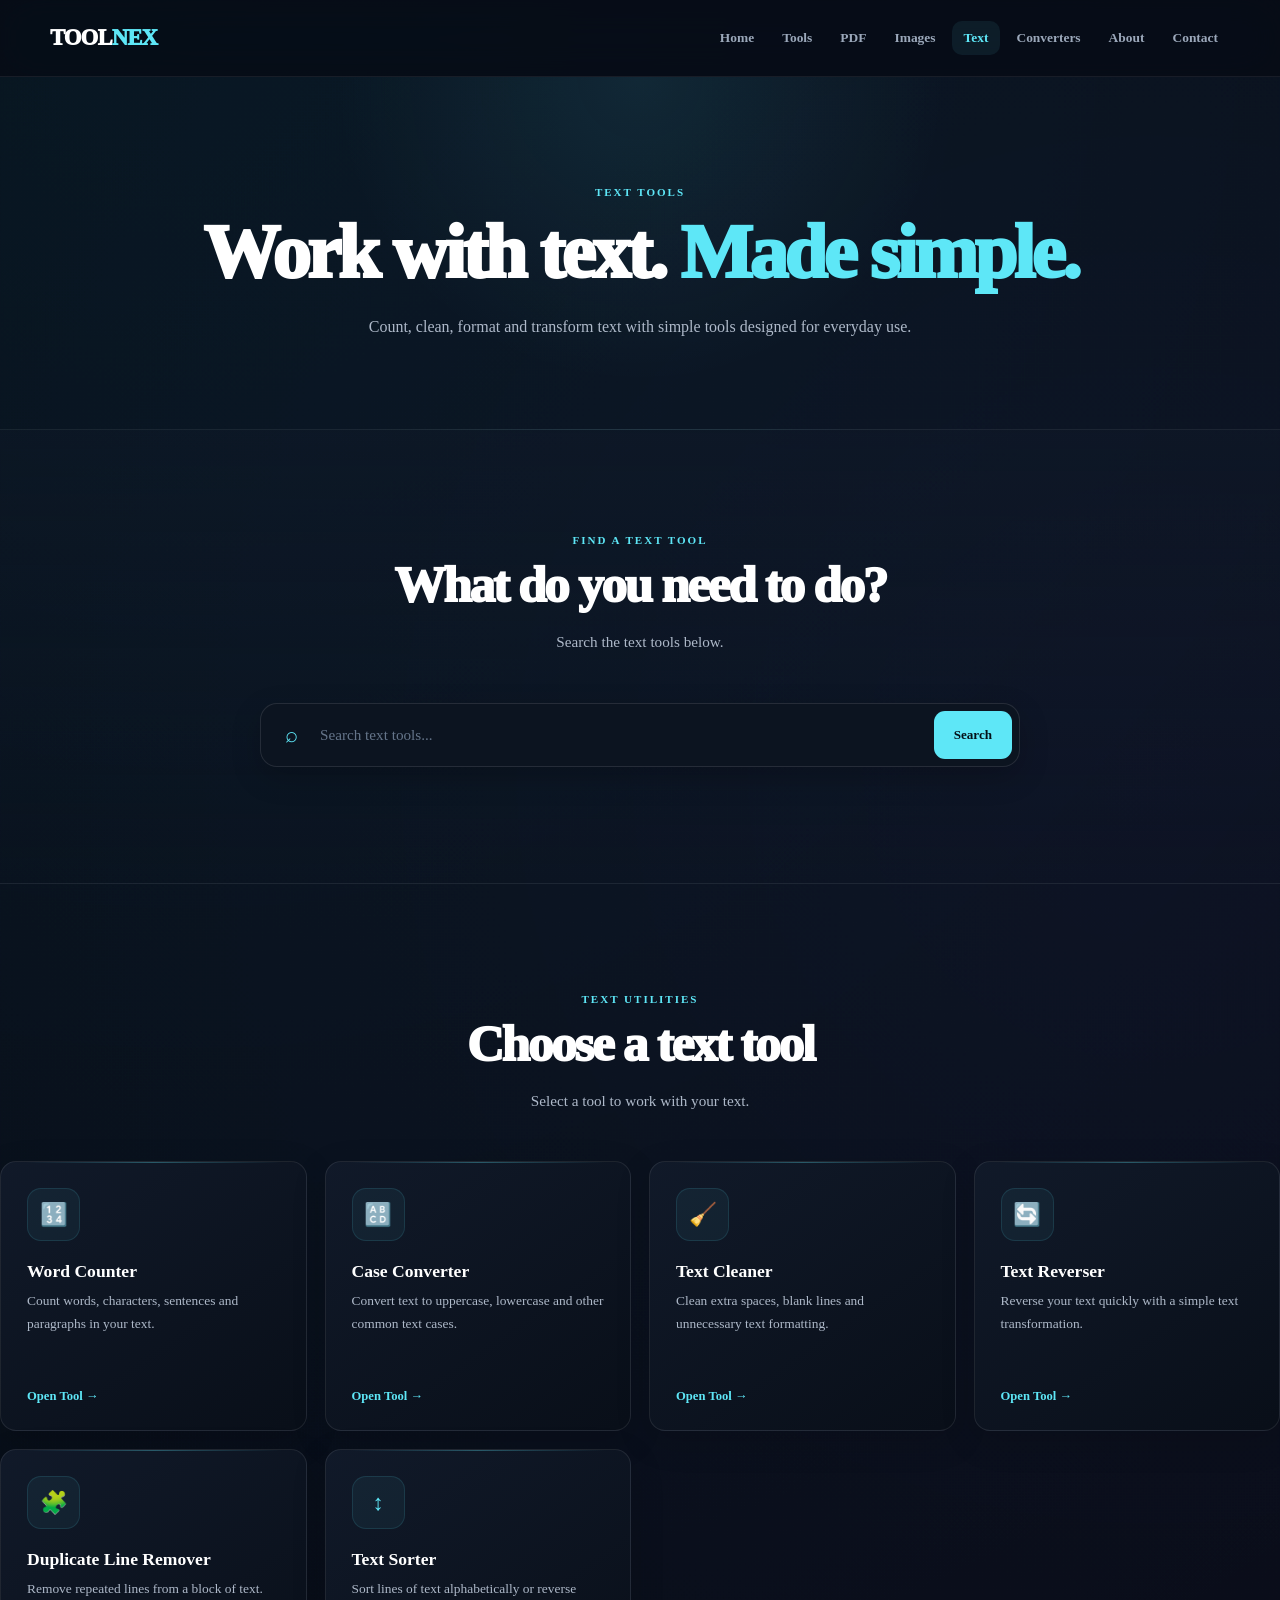
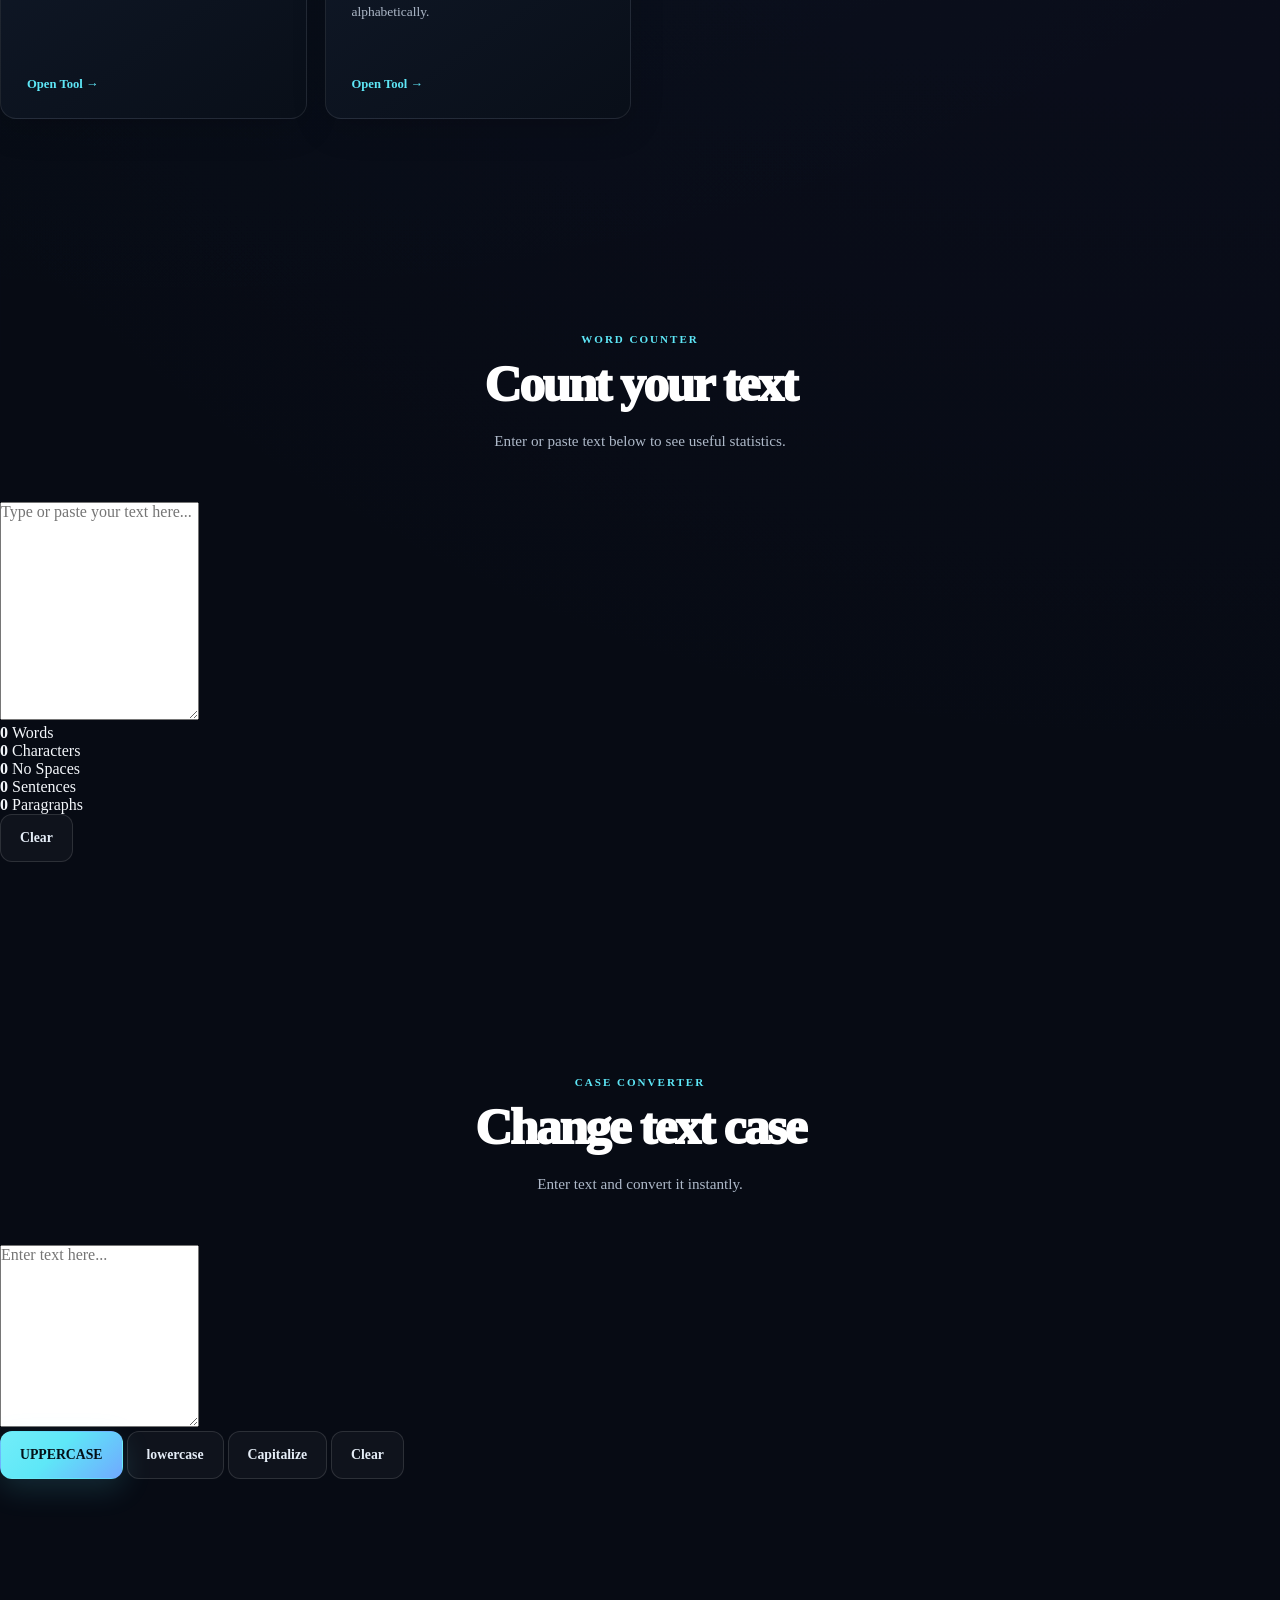
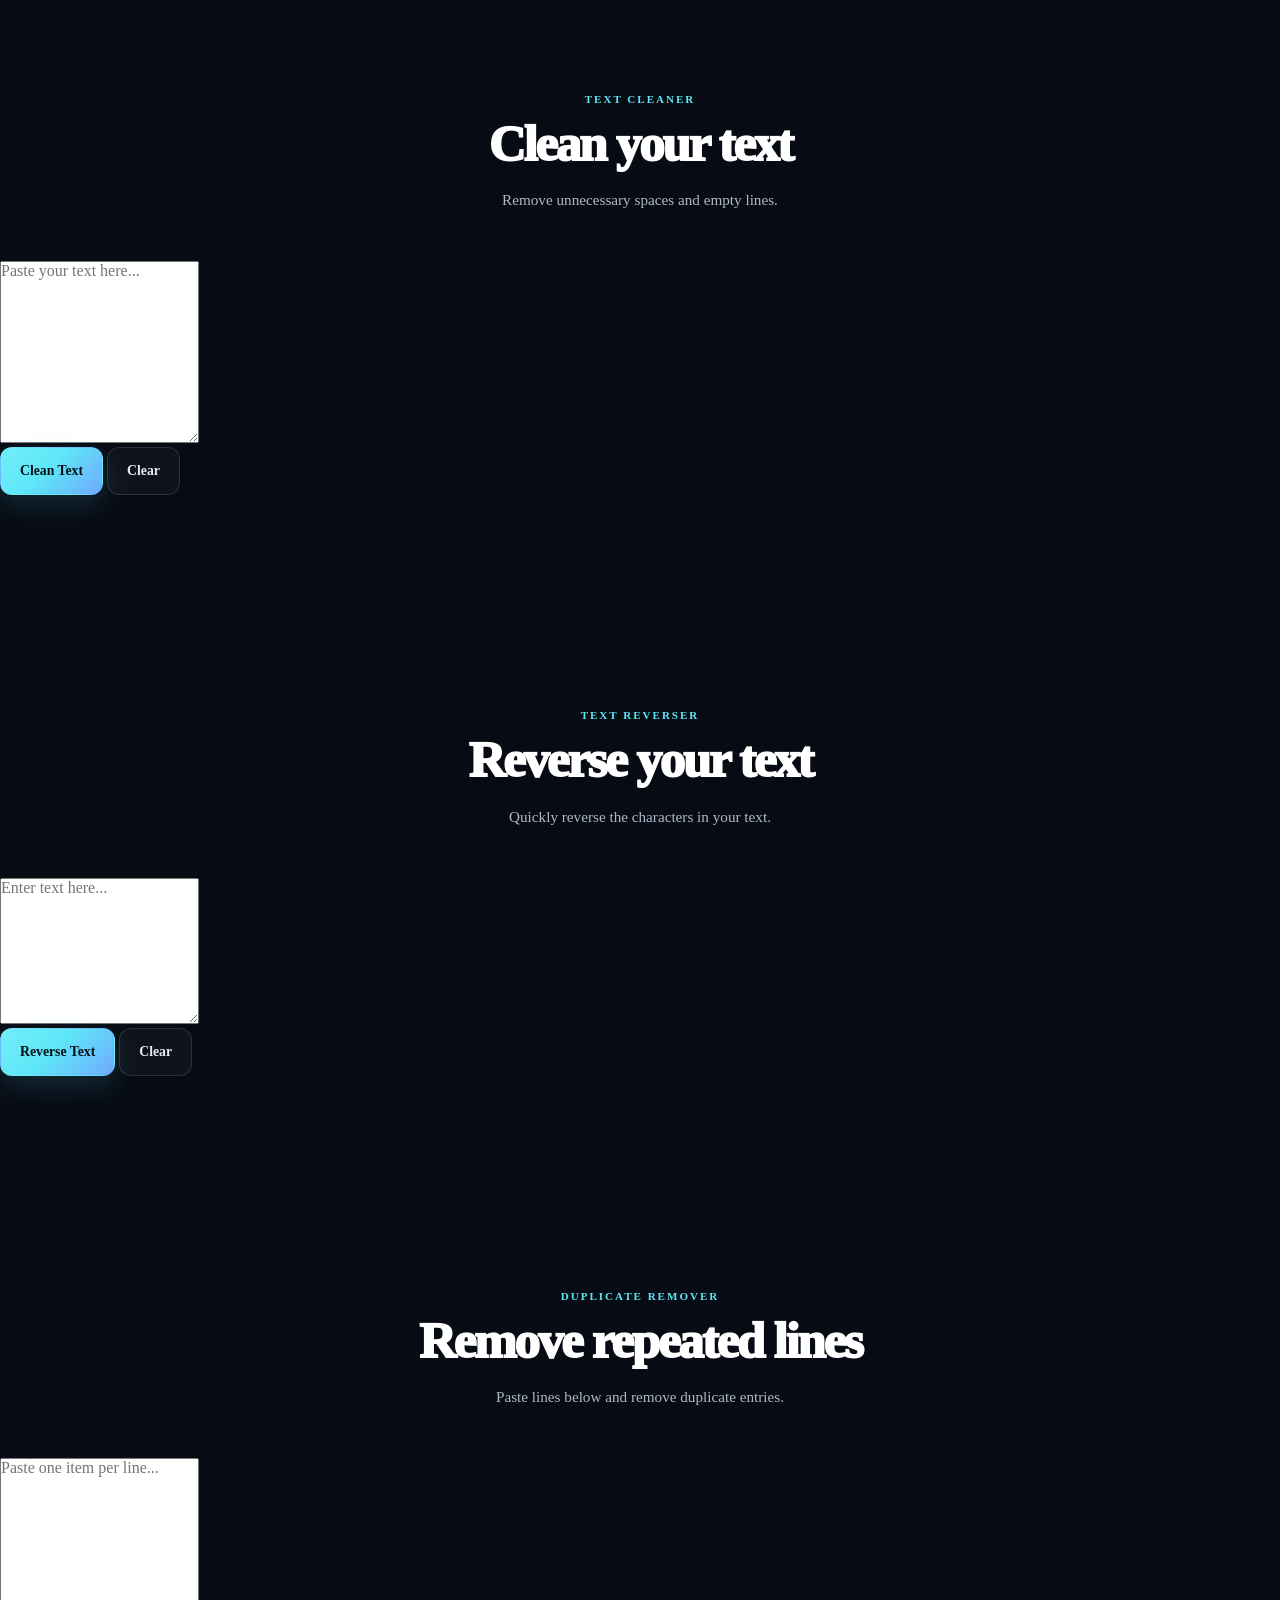
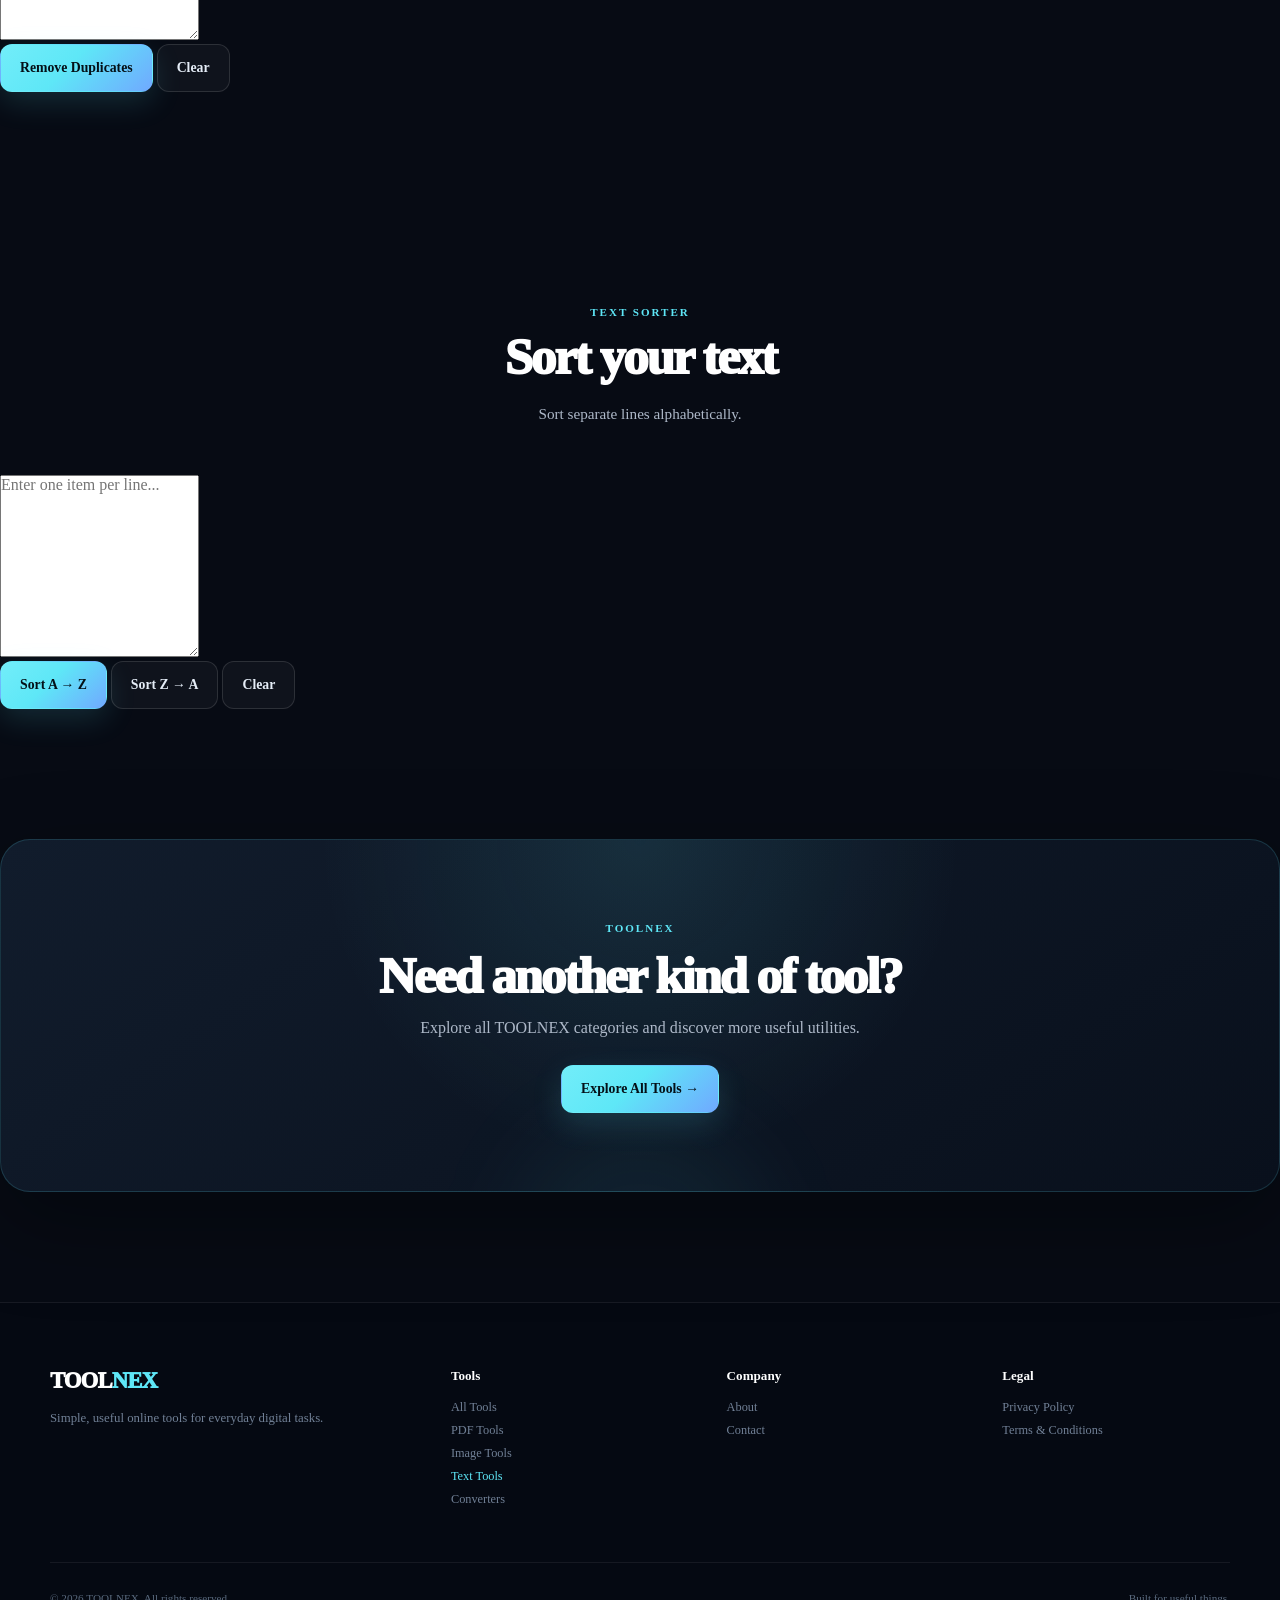
<file: text-tools.html>
<!DOCTYPE html>

<html lang="en">

<head>


<meta charset="UTF-8">

<meta
    name="viewport"
    content="width=device-width, initial-scale=1.0"
>

<meta
    name="description"
    content="TOOLNEX Text Tools — free and useful tools for counting, cleaning, formatting and transforming text."
>

<meta
    name="keywords"
    content="text tools, word counter, character counter, case converter, text formatter"
>

<meta
    name="author"
    content="TOOLNEX"
>

<title>Text Tools — TOOLNEX</title>

<link
    rel="stylesheet"
    href="style.css"
>


</head>

<body>


<!-- =========================
     HEADER / NAVBAR
========================== -->

<header class="site-header">

    <nav class="navbar">

        <a
            href="index.html"
            class="logo"
        >
            TOOL<span>NEX</span>
        </a>


        <button
            class="menu-toggle"
            id="menuToggle"
            aria-label="Open menu"
        >
            ☰
        </button>


        <div
            class="nav-links"
            id="navLinks"
        >

            <a href="index.html">
                Home
            </a>

            <a href="tools.html">
                Tools
            </a>

            <a href="pdf-tools.html">
                PDF
            </a>

            <a href="image-tools.html">
                Images
            </a>

            <a
                href="text-tools.html"
                class="active"
            >
                Text
            </a>

            <a href="converters.html">
                Converters
            </a>

            <a href="about.html">
                About
            </a>

            <a href="contact.html">
                Contact
            </a>

        </div>

    </nav>

</header>



<main>


    <!-- =========================
         PAGE HERO
    ========================== -->

    <section class="page-hero">

        <div class="page-hero-content">

            <span class="eyebrow">
                TEXT TOOLS
            </span>

            <h1>
                Work with text.
                <span>Made simple.</span>
            </h1>

            <p>
                Count, clean, format and transform text with
                simple tools designed for everyday use.
            </p>

        </div>

    </section>



    <!-- =========================
         TOOL SEARCH
    ========================== -->

    <section class="search-section">

        <div class="section-heading">

            <span class="eyebrow">
                FIND A TEXT TOOL
            </span>

            <h2>
                What do you need to do?
            </h2>

            <p>
                Search the text tools below.
            </p>

        </div>


        <div class="tool-search">

            <span class="search-icon">
                ⌕
            </span>

            <input
                type="search"
                id="textToolSearch"
                placeholder="Search text tools..."
                autocomplete="off"
            >

            <button
                type="button"
                id="textSearchButton"
            >
                Search
            </button>

        </div>


        <div
            class="search-results"
            id="textSearchResults"
        ></div>

    </section>



    <!-- =========================
         TEXT TOOLS GRID
    ========================== -->

    <section class="section">

        <div class="section-heading">

            <span class="eyebrow">
                TEXT UTILITIES
            </span>

            <h2>
                Choose a text tool
            </h2>

            <p>
                Select a tool to work with your text.
            </p>

        </div>


        <div class="tools-grid">


            <!-- WORD COUNTER -->

            <article
                class="tool-card"
                data-tool="word counter character counter count words text"
            >

                <div class="tool-icon">
                    🔢
                </div>

                <h3>
                    Word Counter
                </h3>

                <p>
                    Count words, characters, sentences and
                    paragraphs in your text.
                </p>

                <a
                    href="#word-counter"
                    class="tool-action"
                >
                    Open Tool →
                </a>

            </article>



            <!-- CASE CONVERTER -->

            <article
                class="tool-card"
                data-tool="case converter uppercase lowercase text case"
            >

                <div class="tool-icon">
                    🔠
                </div>

                <h3>
                    Case Converter
                </h3>

                <p>
                    Convert text to uppercase, lowercase
                    and other common text cases.
                </p>

                <a
                    href="#case-converter"
                    class="tool-action"
                >
                    Open Tool →
                </a>

            </article>



            <!-- TEXT CLEANER -->

            <article
                class="tool-card"
                data-tool="text cleaner clean whitespace remove spaces text"
            >

                <div class="tool-icon">
                    🧹
                </div>

                <h3>
                    Text Cleaner
                </h3>

                <p>
                    Clean extra spaces, blank lines and
                    unnecessary text formatting.
                </p>

                <a
                    href="#text-cleaner"
                    class="tool-action"
                >
                    Open Tool →
                </a>

            </article>



            <!-- TEXT REVERSE -->

            <article
                class="tool-card"
                data-tool="reverse text reverse letters words"
            >

                <div class="tool-icon">
                    🔄
                </div>

                <h3>
                    Text Reverser
                </h3>

                <p>
                    Reverse your text quickly with a simple
                    text transformation.
                </p>

                <a
                    href="#text-reverser"
                    class="tool-action"
                >
                    Open Tool →
                </a>

            </article>



            <!-- REMOVE DUPLICATES -->

            <article
                class="tool-card"
                data-tool="duplicate remover remove duplicate lines text"
            >

                <div class="tool-icon">
                    🧩
                </div>

                <h3>
                    Duplicate Line Remover
                </h3>

                <p>
                    Remove repeated lines from a block of text.
                </p>

                <a
                    href="#duplicate-remover"
                    class="tool-action"
                >
                    Open Tool →
                </a>

            </article>



            <!-- TEXT SORTER -->

            <article
                class="tool-card"
                data-tool="text sorter sort lines alphabetical text"
            >

                <div class="tool-icon">
                    ↕️
                </div>

                <h3>
                    Text Sorter
                </h3>

                <p>
                    Sort lines of text alphabetically or
                    reverse alphabetically.
                </p>

                <a
                    href="#text-sorter"
                    class="tool-action"
                >
                    Open Tool →
                </a>

            </article>


        </div>

    </section>



    <!-- =========================
         WORD COUNTER WORKSPACE
    ========================== -->

    <section
        class="section tool-workspace-section"
        id="word-counter"
    >

        <div class="section-heading">

            <span class="eyebrow">
                WORD COUNTER
            </span>

            <h2>
                Count your text
            </h2>

            <p>
                Enter or paste text below to see useful statistics.
            </p>

        </div>


        <div class="text-tool-workspace">

            <textarea
                id="wordCounterInput"
                rows="12"
                placeholder="Type or paste your text here..."
            ></textarea>


            <div class="counter-stats">

                <div class="stat-box">

                    <strong id="wordCount">
                        0
                    </strong>

                    <span>
                        Words
                    </span>

                </div>


                <div class="stat-box">

                    <strong id="characterCount">
                        0
                    </strong>

                    <span>
                        Characters
                    </span>

                </div>


                <div class="stat-box">

                    <strong id="characterNoSpacesCount">
                        0
                    </strong>

                    <span>
                        No Spaces
                    </span>

                </div>


                <div class="stat-box">

                    <strong id="sentenceCount">
                        0
                    </strong>

                    <span>
                        Sentences
                    </span>

                </div>


                <div class="stat-box">

                    <strong id="paragraphCount">
                        0
                    </strong>

                    <span>
                        Paragraphs
                    </span>

                </div>

            </div>


            <div class="workspace-actions">

                <button
                    type="button"
                    class="btn btn-secondary"
                    id="clearWordCounter"
                >
                    Clear
                </button>

            </div>

        </div>

    </section>



    <!-- =========================
         CASE CONVERTER
    ========================== -->

    <section
        class="section tool-workspace-section"
        id="case-converter"
    >

        <div class="section-heading">

            <span class="eyebrow">
                CASE CONVERTER
            </span>

            <h2>
                Change text case
            </h2>

            <p>
                Enter text and convert it instantly.
            </p>

        </div>


        <div class="text-tool-workspace">

            <textarea
                id="caseConverterInput"
                rows="10"
                placeholder="Enter text here..."
            ></textarea>


            <div class="workspace-actions">

                <button
                    type="button"
                    class="btn btn-primary"
                    id="uppercaseButton"
                >
                    UPPERCASE
                </button>

                <button
                    type="button"
                    class="btn btn-secondary"
                    id="lowercaseButton"
                >
                    lowercase
                </button>

                <button
                    type="button"
                    class="btn btn-secondary"
                    id="capitalizeButton"
                >
                    Capitalize
                </button>

                <button
                    type="button"
                    class="btn btn-secondary"
                    id="clearCaseConverter"
                >
                    Clear
                </button>

            </div>

        </div>

    </section>



    <!-- =========================
         TEXT CLEANER
    ========================== -->

    <section
        class="section tool-workspace-section"
        id="text-cleaner"
    >

        <div class="section-heading">

            <span class="eyebrow">
                TEXT CLEANER
            </span>

            <h2>
                Clean your text
            </h2>

            <p>
                Remove unnecessary spaces and empty lines.
            </p>

        </div>


        <div class="text-tool-workspace">

            <textarea
                id="textCleanerInput"
                rows="10"
                placeholder="Paste your text here..."
            ></textarea>


            <div class="workspace-actions">

                <button
                    type="button"
                    class="btn btn-primary"
                    id="cleanTextButton"
                >
                    Clean Text
                </button>

                <button
                    type="button"
                    class="btn btn-secondary"
                    id="clearTextCleaner"
                >
                    Clear
                </button>

            </div>

        </div>

    </section>



    <!-- =========================
         TEXT REVERSER
    ========================== -->

    <section
        class="section tool-workspace-section"
        id="text-reverser"
    >

        <div class="section-heading">

            <span class="eyebrow">
                TEXT REVERSER
            </span>

            <h2>
                Reverse your text
            </h2>

            <p>
                Quickly reverse the characters in your text.
            </p>

        </div>


        <div class="text-tool-workspace">

            <textarea
                id="textReverserInput"
                rows="8"
                placeholder="Enter text here..."
            ></textarea>


            <div class="workspace-actions">

                <button
                    type="button"
                    class="btn btn-primary"
                    id="reverseTextButton"
                >
                    Reverse Text
                </button>

                <button
                    type="button"
                    class="btn btn-secondary"
                    id="clearTextReverser"
                >
                    Clear
                </button>

            </div>

        </div>

    </section>



    <!-- =========================
         DUPLICATE REMOVER
    ========================== -->

    <section
        class="section tool-workspace-section"
        id="duplicate-remover"
    >

        <div class="section-heading">

            <span class="eyebrow">
                DUPLICATE REMOVER
            </span>

            <h2>
                Remove repeated lines
            </h2>

            <p>
                Paste lines below and remove duplicate entries.
            </p>

        </div>


        <div class="text-tool-workspace">

            <textarea
                id="duplicateRemoverInput"
                rows="10"
                placeholder="Paste one item per line..."
            ></textarea>


            <div class="workspace-actions">

                <button
                    type="button"
                    class="btn btn-primary"
                    id="removeDuplicatesButton"
                >
                    Remove Duplicates
                </button>

                <button
                    type="button"
                    class="btn btn-secondary"
                    id="clearDuplicateRemover"
                >
                    Clear
                </button>

            </div>

        </div>

    </section>



    <!-- =========================
         TEXT SORTER
    ========================== -->

    <section
        class="section tool-workspace-section"
        id="text-sorter"
    >

        <div class="section-heading">

            <span class="eyebrow">
                TEXT SORTER
            </span>

            <h2>
                Sort your text
            </h2>

            <p>
                Sort separate lines alphabetically.
            </p>

        </div>


        <div class="text-tool-workspace">

            <textarea
                id="textSorterInput"
                rows="10"
                placeholder="Enter one item per line..."
            ></textarea>


            <div class="workspace-actions">

                <button
                    type="button"
                    class="btn btn-primary"
                    id="sortTextButton"
                >
                    Sort A → Z
                </button>

                <button
                    type="button"
                    class="btn btn-secondary"
                    id="sortTextReverseButton"
                >
                    Sort Z → A
                </button>

                <button
                    type="button"
                    class="btn btn-secondary"
                    id="clearTextSorter"
                >
                    Clear
                </button>

            </div>

        </div>

    </section>



    <!-- =========================
         CTA
    ========================== -->

    <section class="cta-section">

        <div class="cta-box">

            <span class="eyebrow">
                TOOLNEX
            </span>

            <h2>
                Need another kind of tool?
            </h2>

            <p>
                Explore all TOOLNEX categories and discover
                more useful utilities.
            </p>

            <a
                href="tools.html"
                class="btn btn-primary"
            >
                Explore All Tools →
            </a>

        </div>

    </section>


</main>



<!-- =========================
     FOOTER
========================== -->

<footer class="footer">

    <div class="footer-main">


        <div class="footer-brand">

            <a
                href="index.html"
                class="logo"
            >
                TOOL<span>NEX</span>
            </a>

            <p>
                Simple, useful online tools for everyday
                digital tasks.
            </p>

        </div>



        <div class="footer-column">

            <h4>
                Tools
            </h4>

            <a href="tools.html">
                All Tools
            </a>

            <a href="pdf-tools.html">
                PDF Tools
            </a>

            <a href="image-tools.html">
                Image Tools
            </a>

            <a
                href="text-tools.html"
                class="active"
            >
                Text Tools
            </a>

            <a href="converters.html">
                Converters
            </a>

        </div>



        <div class="footer-column">

            <h4>
                Company
            </h4>

            <a href="about.html">
                About
            </a>

            <a href="contact.html">
                Contact
            </a>

        </div>



        <div class="footer-column">

            <h4>
                Legal
            </h4>

            <a href="privacy.html">
                Privacy Policy
            </a>

            <a href="terms.html">
                Terms & Conditions
            </a>

        </div>


    </div>



    <div class="footer-bottom">

        <p>
            © 2026 TOOLNEX. All rights reserved.
        </p>

        <p>
            Built for useful things.
        </p>

    </div>

</footer>



<script src="script.js"></script>


</body>

</html>
</file>
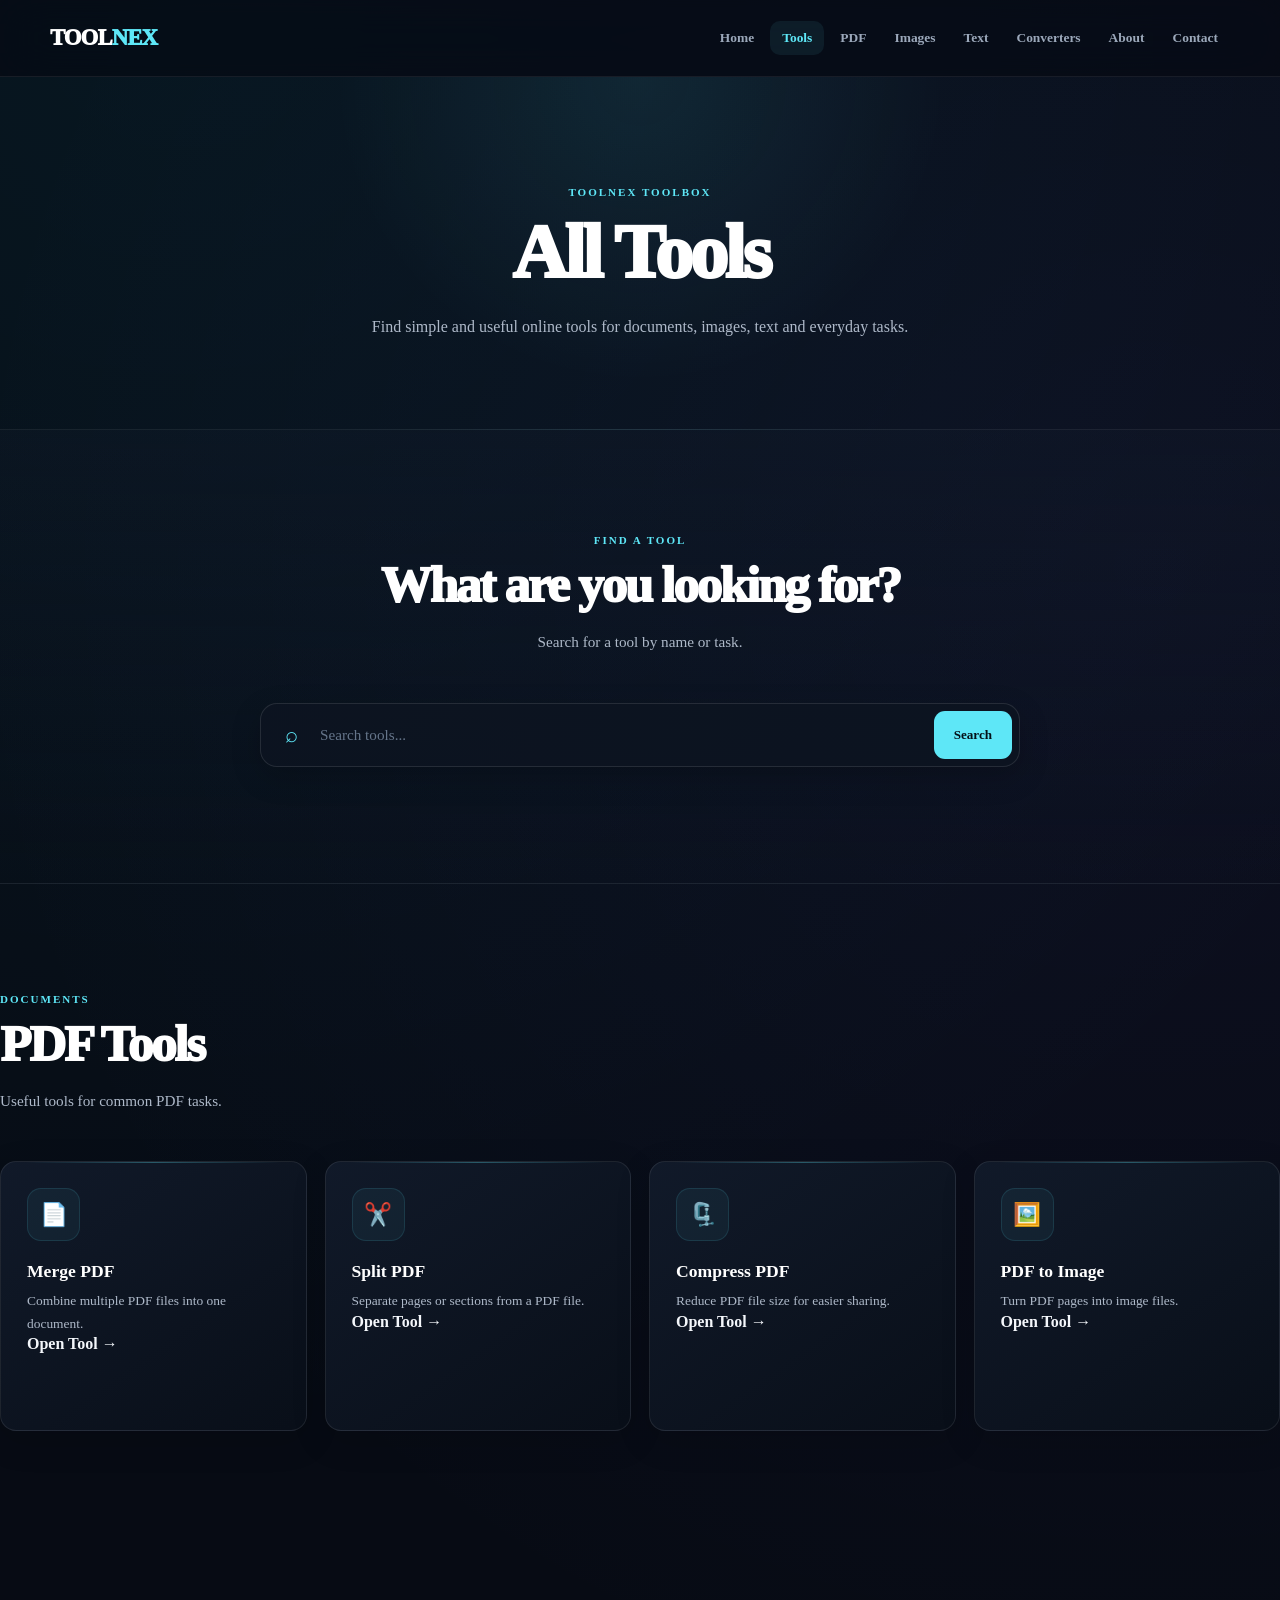
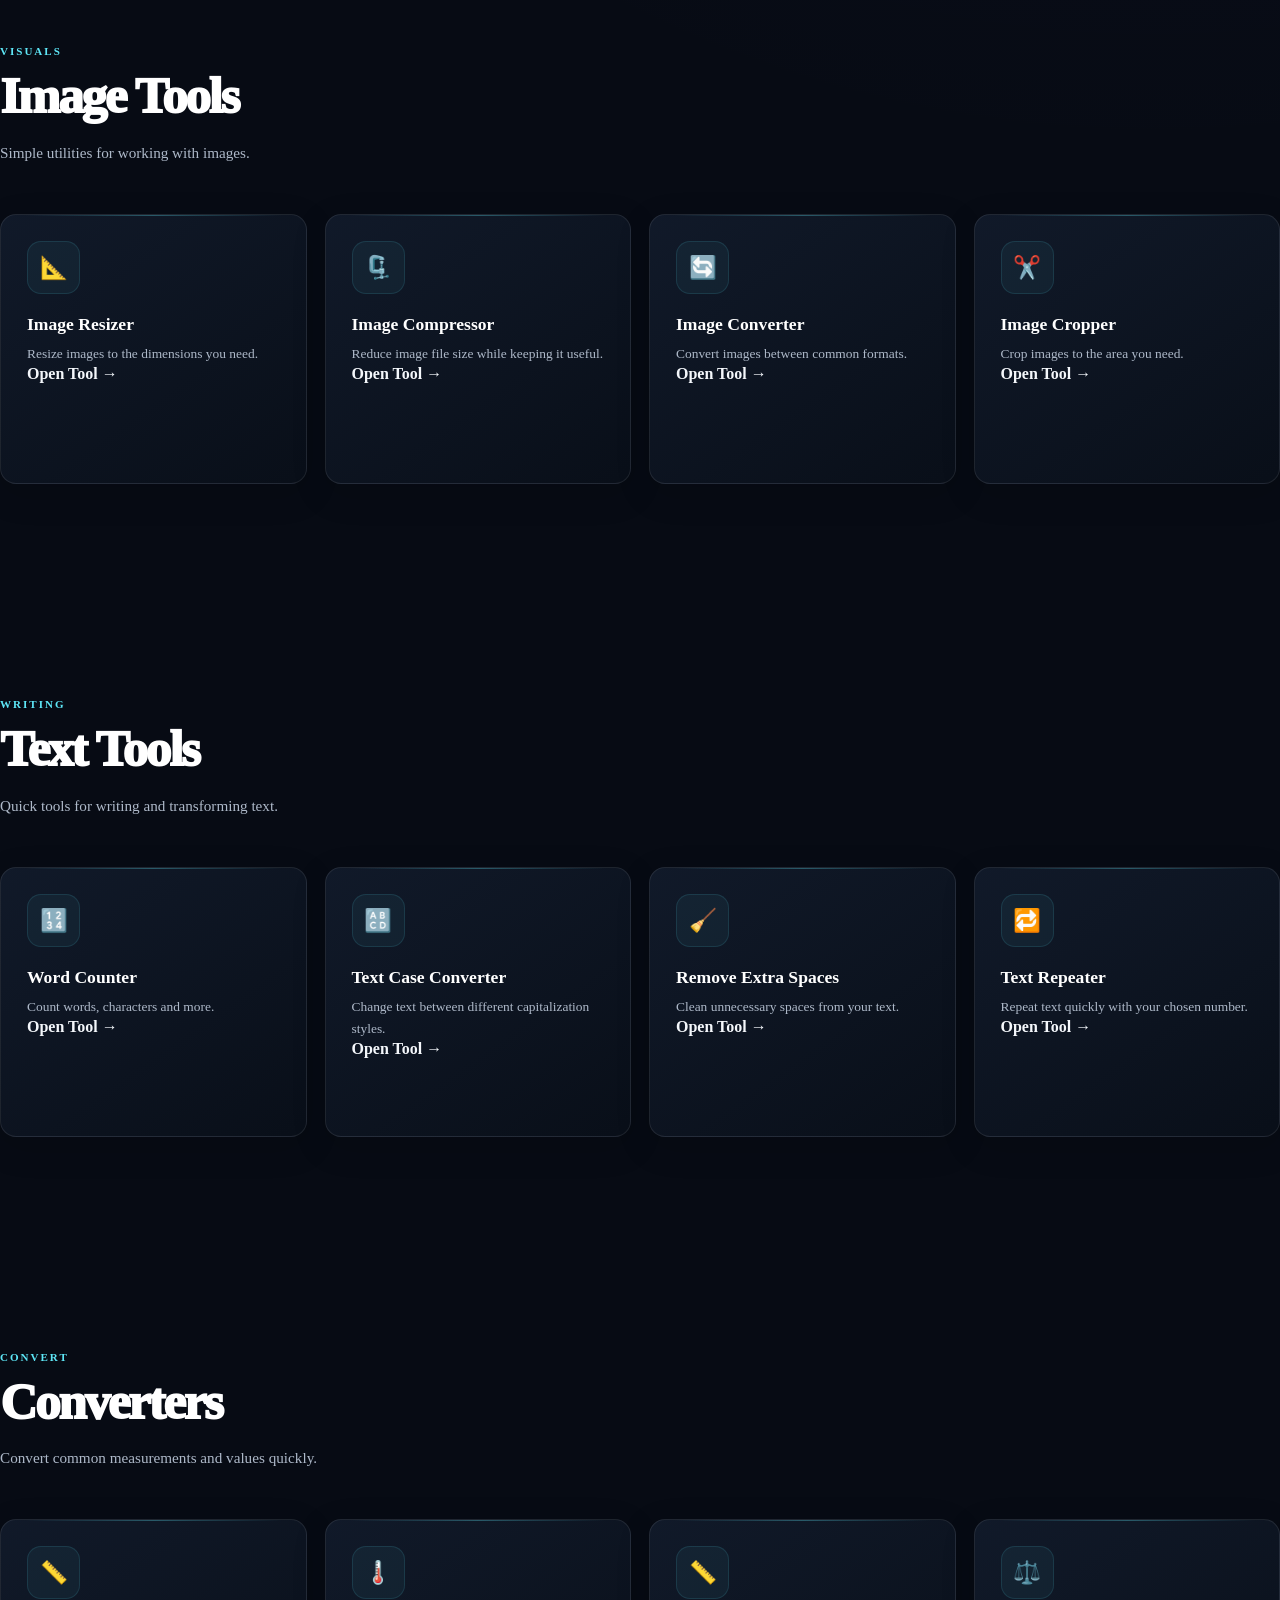
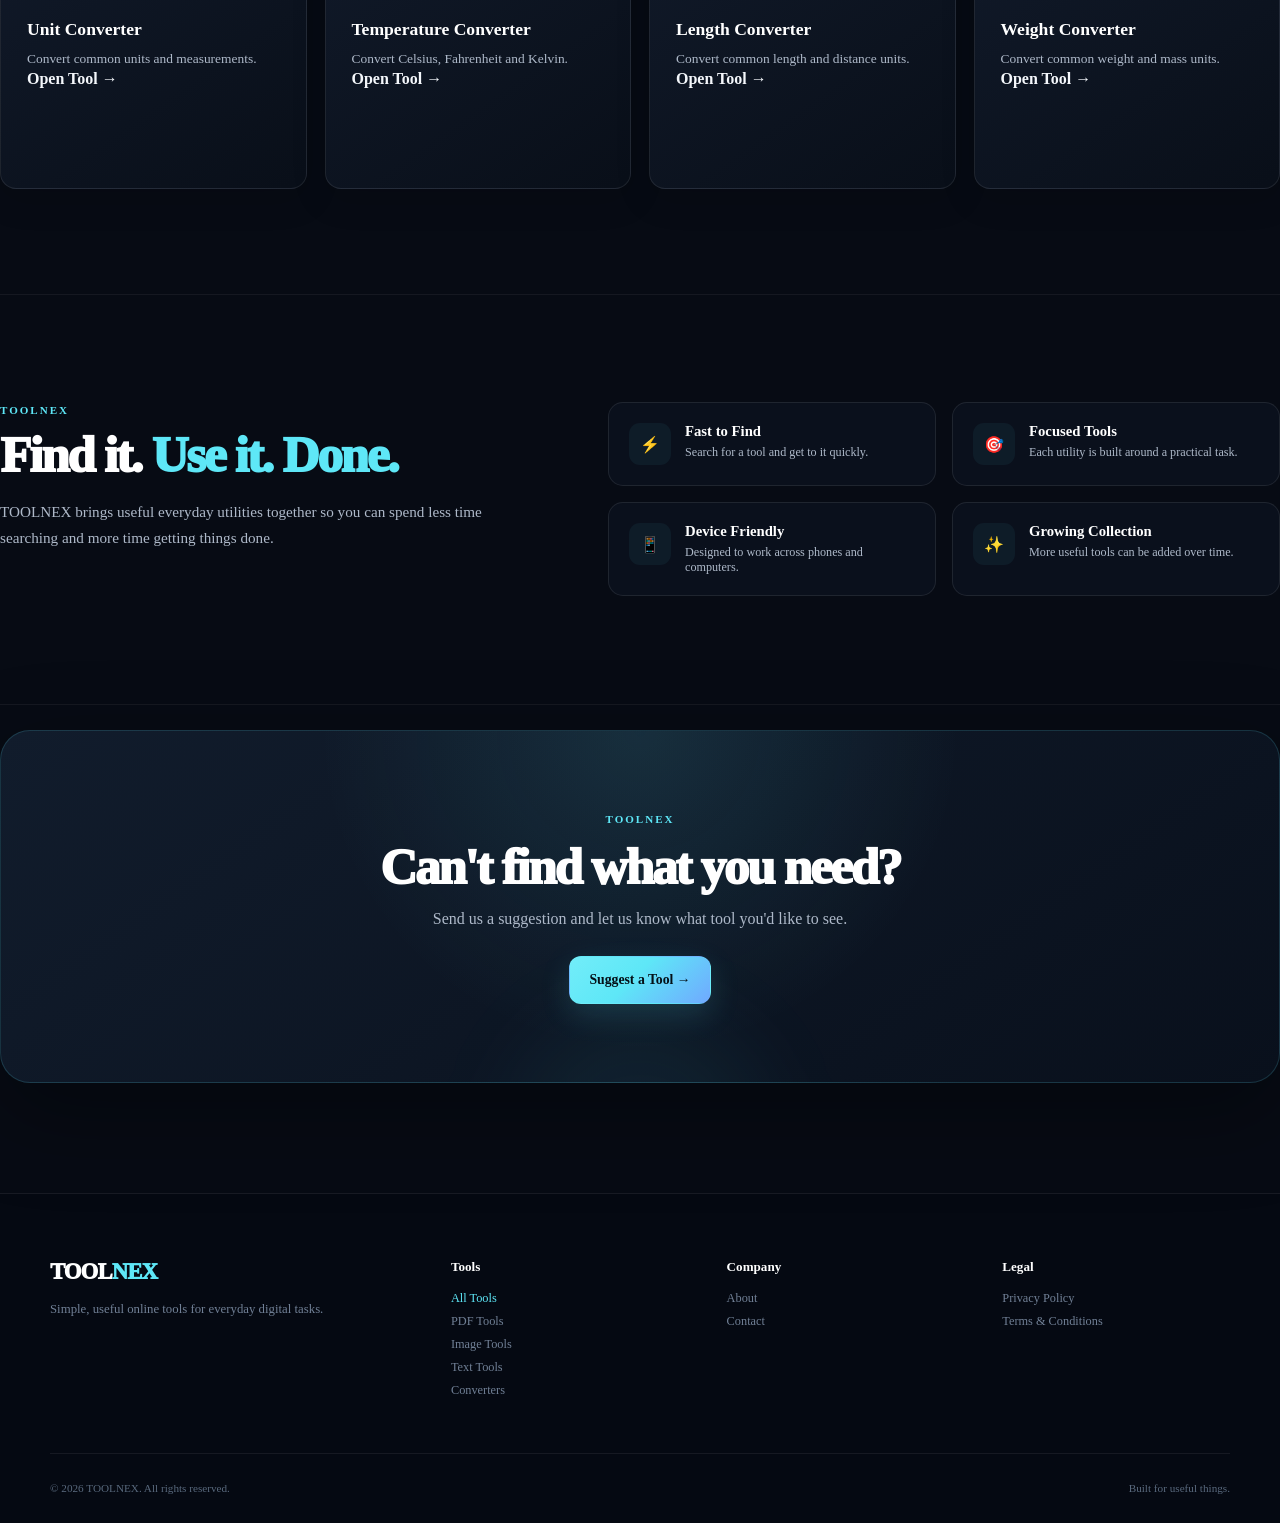
<file: tools.html>
<!DOCTYPE html>

<html lang="en">

<head>


<meta charset="UTF-8">

<meta
    name="viewport"
    content="width=device-width, initial-scale=1.0"
>

<meta
    name="description"
    content="Explore all TOOLNEX online tools for PDF, images, text and everyday conversions."
>

<meta
    name="keywords"
    content="free online tools, PDF tools, image tools, text tools, converters, TOOLNEX"
>

<meta
    name="author"
    content="TOOLNEX"
>

<title>All Tools — TOOLNEX</title>

<link
    rel="stylesheet"
    href="style.css"
>


</head>

<body>


<!-- =========================
     HEADER / NAVBAR
========================== -->

<header class="site-header">

    <nav class="navbar">

        <a
            href="index.html"
            class="logo"
        >
            TOOL<span>NEX</span>
        </a>


        <button
            class="menu-toggle"
            id="menuToggle"
            aria-label="Open menu"
        >
            ☰
        </button>


        <div
            class="nav-links"
            id="navLinks"
        >

            <a href="index.html">
                Home
            </a>

            <a
                href="tools.html"
                class="active"
            >
                Tools
            </a>

            <a href="pdf-tools.html">
                PDF
            </a>

            <a href="image-tools.html">
                Images
            </a>

            <a href="text-tools.html">
                Text
            </a>

            <a href="converters.html">
                Converters
            </a>

            <a href="about.html">
                About
            </a>

            <a href="contact.html">
                Contact
            </a>

        </div>

    </nav>

</header>



<main>


    <!-- =========================
         TOOLS HERO
    ========================== -->

    <section class="page-hero">

        <div class="page-hero-content">

            <span class="eyebrow">
                TOOLNEX TOOLBOX
            </span>

            <h1>
                All Tools
            </h1>

            <p>
                Find simple and useful online tools for
                documents, images, text and everyday tasks.
            </p>

        </div>

    </section>



    <!-- =========================
         TOOL SEARCH
    ========================== -->

    <section class="search-section">

        <div class="section-heading">

            <span class="eyebrow">
                FIND A TOOL
            </span>

            <h2>
                What are you looking for?
            </h2>

            <p>
                Search for a tool by name or task.
            </p>

        </div>


        <div class="tool-search">

            <span class="search-icon">
                ⌕
            </span>


            <input
                type="search"
                id="toolSearch"
                placeholder="Search tools..."
                autocomplete="off"
                aria-label="Search tools"
            >


            <button
                type="button"
                id="searchButton"
            >
                Search
            </button>

        </div>


        <div
            class="search-results"
            id="searchResults"
        ></div>

    </section>



    <!-- =========================
         PDF TOOLS
    ========================== -->

    <section
        class="section tool-category-section"
        id="pdf-tools"
    >

        <div class="section-heading align-left">

            <span class="eyebrow">
                DOCUMENTS
            </span>

            <h2>
                PDF Tools
            </h2>

            <p>
                Useful tools for common PDF tasks.
            </p>

        </div>


        <div class="tools-grid">


            <a
                href="pdf-tools.html#merge-pdf"
                class="tool-card tool-link"
                data-tool-name="Merge PDF PDF Tools Documents"
            >

                <div class="tool-icon">
                    📄
                </div>

                <h3>
                    Merge PDF
                </h3>

                <p>
                    Combine multiple PDF files into one document.
                </p>

                <strong>
                    Open Tool →
                </strong>

            </a>



            <a
                href="pdf-tools.html#split-pdf"
                class="tool-card tool-link"
                data-tool-name="Split PDF PDF Tools Documents"
            >

                <div class="tool-icon">
                    ✂️
                </div>

                <h3>
                    Split PDF
                </h3>

                <p>
                    Separate pages or sections from a PDF file.
                </p>

                <strong>
                    Open Tool →
                </strong>

            </a>



            <a
                href="pdf-tools.html#compress-pdf"
                class="tool-card tool-link"
                data-tool-name="Compress PDF PDF Tools Documents"
            >

                <div class="tool-icon">
                    🗜️
                </div>

                <h3>
                    Compress PDF
                </h3>

                <p>
                    Reduce PDF file size for easier sharing.
                </p>

                <strong>
                    Open Tool →
                </strong>

            </a>



            <a
                href="pdf-tools.html#pdf-to-image"
                class="tool-card tool-link"
                data-tool-name="PDF to Image PDF Tools Documents"
            >

                <div class="tool-icon">
                    🖼️
                </div>

                <h3>
                    PDF to Image
                </h3>

                <p>
                    Turn PDF pages into image files.
                </p>

                <strong>
                    Open Tool →
                </strong>

            </a>


        </div>

    </section>



    <!-- =========================
         IMAGE TOOLS
    ========================== -->

    <section
        class="section tool-category-section"
        id="image-tools"
    >

        <div class="section-heading align-left">

            <span class="eyebrow">
                VISUALS
            </span>

            <h2>
                Image Tools
            </h2>

            <p>
                Simple utilities for working with images.
            </p>

        </div>


        <div class="tools-grid">


            <a
                href="image-tools.html#image-resizer"
                class="tool-card tool-link"
                data-tool-name="Image Resizer Resize Image Tools Photos"
            >

                <div class="tool-icon">
                    📐
                </div>

                <h3>
                    Image Resizer
                </h3>

                <p>
                    Resize images to the dimensions you need.
                </p>

                <strong>
                    Open Tool →
                </strong>

            </a>



            <a
                href="image-tools.html#image-compressor"
                class="tool-card tool-link"
                data-tool-name="Image Compressor Compress Image Tools Photos"
            >

                <div class="tool-icon">
                    🗜️
                </div>

                <h3>
                    Image Compressor
                </h3>

                <p>
                    Reduce image file size while keeping it useful.
                </p>

                <strong>
                    Open Tool →
                </strong>

            </a>



            <a
                href="image-tools.html#image-converter"
                class="tool-card tool-link"
                data-tool-name="Image Converter Convert Image Tools JPG PNG WEBP"
            >

                <div class="tool-icon">
                    🔄
                </div>

                <h3>
                    Image Converter
                </h3>

                <p>
                    Convert images between common formats.
                </p>

                <strong>
                    Open Tool →
                </strong>

            </a>



            <a
                href="image-tools.html#image-cropper"
                class="tool-card tool-link"
                data-tool-name="Image Cropper Crop Image Tools Photos"
            >

                <div class="tool-icon">
                    ✂️
                </div>

                <h3>
                    Image Cropper
                </h3>

                <p>
                    Crop images to the area you need.
                </p>

                <strong>
                    Open Tool →
                </strong>

            </a>


        </div>

    </section>



    <!-- =========================
         TEXT TOOLS
    ========================== -->

    <section
        class="section tool-category-section"
        id="text-tools"
    >

        <div class="section-heading align-left">

            <span class="eyebrow">
                WRITING
            </span>

            <h2>
                Text Tools
            </h2>

            <p>
                Quick tools for writing and transforming text.
            </p>

        </div>


        <div class="tools-grid">


            <a
                href="text-tools.html#word-counter"
                class="tool-card tool-link"
                data-tool-name="Word Counter Text Tools Words Characters Count"
            >

                <div class="tool-icon">
                    🔢
                </div>

                <h3>
                    Word Counter
                </h3>

                <p>
                    Count words, characters and more.
                </p>

                <strong>
                    Open Tool →
                </strong>

            </a>



            <a
                href="text-tools.html#case-converter"
                class="tool-card tool-link"
                data-tool-name="Text Case Converter Uppercase Lowercase Text Tools"
            >

                <div class="tool-icon">
                    🔠
                </div>

                <h3>
                    Text Case Converter
                </h3>

                <p>
                    Change text between different capitalization styles.
                </p>

                <strong>
                    Open Tool →
                </strong>

            </a>



            <a
                href="text-tools.html#remove-spaces"
                class="tool-card tool-link"
                data-tool-name="Remove Extra Spaces Text Cleaner Text Tools"
            >

                <div class="tool-icon">
                    🧹
                </div>

                <h3>
                    Remove Extra Spaces
                </h3>

                <p>
                    Clean unnecessary spaces from your text.
                </p>

                <strong>
                    Open Tool →
                </strong>

            </a>



            <a
                href="text-tools.html#text-repeater"
                class="tool-card tool-link"
                data-tool-name="Text Repeater Repeat Text Tools"
            >

                <div class="tool-icon">
                    🔁
                </div>

                <h3>
                    Text Repeater
                </h3>

                <p>
                    Repeat text quickly with your chosen number.
                </p>

                <strong>
                    Open Tool →
                </strong>

            </a>


        </div>

    </section>



    <!-- =========================
         CONVERTERS
    ========================== -->

    <section
        class="section tool-category-section"
        id="converters"
    >

        <div class="section-heading align-left">

            <span class="eyebrow">
                CONVERT
            </span>

            <h2>
                Converters
            </h2>

            <p>
                Convert common measurements and values quickly.
            </p>

        </div>


        <div class="tools-grid">


            <a
                href="converters.html#unit-converter"
                class="tool-card tool-link"
                data-tool-name="Unit Converter Length Weight Temperature Converter"
            >

                <div class="tool-icon">
                    📏
                </div>

                <h3>
                    Unit Converter
                </h3>

                <p>
                    Convert common units and measurements.
                </p>

                <strong>
                    Open Tool →
                </strong>

            </a>



            <a
                href="converters.html#temperature-converter"
                class="tool-card tool-link"
                data-tool-name="Temperature Converter Celsius Fahrenheit Kelvin"
            >

                <div class="tool-icon">
                    🌡️
                </div>

                <h3>
                    Temperature Converter
                </h3>

                <p>
                    Convert Celsius, Fahrenheit and Kelvin.
                </p>

                <strong>
                    Open Tool →
                </strong>

            </a>



            <a
                href="converters.html#length-converter"
                class="tool-card tool-link"
                data-tool-name="Length Converter Meter Kilometer Feet Inches Converter"
            >

                <div class="tool-icon">
                    📏
                </div>

                <h3>
                    Length Converter
                </h3>

                <p>
                    Convert common length and distance units.
                </p>

                <strong>
                    Open Tool →
                </strong>

            </a>



            <a
                href="converters.html#weight-converter"
                class="tool-card tool-link"
                data-tool-name="Weight Converter Kilogram Gram Pound Ounce Converter"
            >

                <div class="tool-icon">
                    ⚖️
                </div>

                <h3>
                    Weight Converter
                </h3>

                <p>
                    Convert common weight and mass units.
                </p>

                <strong>
                    Open Tool →
                </strong>

            </a>


        </div>

    </section>



    <!-- =========================
         WHY USE TOOLNEX
    ========================== -->

    <section class="section why-section">

        <div class="why-content">


            <div class="section-heading align-left">

                <span class="eyebrow">
                    TOOLNEX
                </span>

                <h2>
                    Find it.
                    <span>Use it. Done.</span>
                </h2>

                <p>
                    TOOLNEX brings useful everyday utilities
                    together so you can spend less time searching
                    and more time getting things done.
                </p>

            </div>


            <div class="benefits">


                <div class="benefit">

                    <div class="benefit-icon">
                        ⚡
                    </div>

                    <div>

                        <h3>
                            Fast to Find
                        </h3>

                        <p>
                            Search for a tool and get to it quickly.
                        </p>

                    </div>

                </div>



                <div class="benefit">

                    <div class="benefit-icon">
                        🎯
                    </div>

                    <div>

                        <h3>
                            Focused Tools
                        </h3>

                        <p>
                            Each utility is built around a practical task.
                        </p>

                    </div>

                </div>



                <div class="benefit">

                    <div class="benefit-icon">
                        📱
                    </div>

                    <div>

                        <h3>
                            Device Friendly
                        </h3>

                        <p>
                            Designed to work across phones and computers.
                        </p>

                    </div>

                </div>



                <div class="benefit">

                    <div class="benefit-icon">
                        ✨
                    </div>

                    <div>

                        <h3>
                            Growing Collection
                        </h3>

                        <p>
                            More useful tools can be added over time.
                        </p>

                    </div>

                </div>


            </div>

        </div>

    </section>



    <!-- =========================
         CTA
    ========================== -->

    <section class="cta-section">

        <div class="cta-box">

            <span class="eyebrow">
                TOOLNEX
            </span>

            <h2>
                Can't find what you need?
            </h2>

            <p>
                Send us a suggestion and let us know what tool
                you'd like to see.
            </p>

            <a
                href="contact.html"
                class="btn btn-primary"
            >
                Suggest a Tool →
            </a>

        </div>

    </section>


</main>



<!-- =========================
     FOOTER
========================== -->

<footer class="footer">

    <div class="footer-main">


        <div class="footer-brand">

            <a
                href="index.html"
                class="logo"
            >
                TOOL<span>NEX</span>
            </a>

            <p>
                Simple, useful online tools for everyday
                digital tasks.
            </p>

        </div>



        <div class="footer-column">

            <h4>
                Tools
            </h4>

            <a
                href="tools.html"
                class="active"
            >
                All Tools
            </a>

            <a href="pdf-tools.html">
                PDF Tools
            </a>

            <a href="image-tools.html">
                Image Tools
            </a>

            <a href="text-tools.html">
                Text Tools
            </a>

            <a href="converters.html">
                Converters
            </a>

        </div>



        <div class="footer-column">

            <h4>
                Company
            </h4>

            <a href="about.html">
                About
            </a>

            <a href="contact.html">
                Contact
            </a>

        </div>



        <div class="footer-column">

            <h4>
                Legal
            </h4>

            <a href="privacy.html">
                Privacy Policy
            </a>

            <a href="terms.html">
                Terms & Conditions
            </a>

        </div>


    </div>



    <div class="footer-bottom">

        <p>
            © 2026 TOOLNEX. All rights reserved.
        </p>

        <p>
            Built for useful things.
        </p>

    </div>

</footer>



<script src="script.js"></script>


</body>

</html>
</file>
<file: style.css>
/* =========================================================
   TOOLNEX — FINAL MASTER CSS
   Premium Dark Utility Platform
   ========================================================= */

/* =========================================================
   01 — RESET
   ========================================================= */

*,
*::before,
*::after {
    margin: 0;
    padding: 0;
    box-sizing: border-box;
}

html {
    scroll-behavior: smooth;
    background: #070b14;
}

body {
    min-height: 100vh;
    overflow-x: hidden;

    color: #f4f7fb;
    background:
        radial-gradient(circle at 15% 0%, rgba(0, 229, 255, 0.055), transparent 30%),
        radial-gradient(circle at 90% 12%, rgba(124, 92, 255, 0.055), transparent 28%),
        #070b14;

    font-family:
        Inter,
        ui-sans-serif,
        system-ui,
        -apple-system,
        BlinkMacSystemFont,
        "Segoe UI",
        Arial,
        sans-serif;

    line-height: 1.6;
    -webkit-font-smoothing: antialiased;
    text-rendering: optimizeLegibility;
}

body,
button,
input,
textarea,
select {
    font: inherit;
}

button,
a,
input,
textarea,
select {
    -webkit-tap-highlight-color: transparent;
}

button {
    cursor: pointer;
}

a {
    color: inherit;
    text-decoration: none;
}

img,
svg {
    display: block;
    max-width: 100%;
}

::selection {
    color: #061018;
    background: #5ee7f7;
}

/* =========================================================
   02 — DESIGN TOKENS
   ========================================================= */

:root {
    --bg: #070b14;
    --bg-soft: #0a101b;
    --surface: #0d1421;
    --surface-2: #111a2a;
    --surface-3: #151f31;

    --line: rgba(255, 255, 255, 0.085);
    --line-hover: rgba(94, 231, 247, 0.32);

    --text: #f4f7fb;
    --text-soft: #aeb9c9;
    --text-muted: #718096;

    --accent: #5ee7f7;
    --accent-2: #38c9df;
    --blue: #6ea8ff;
    --purple: #9b8cff;

    --success: #65e6a5;
    --danger: #ff7f96;

    --container: 1180px;

    --radius-sm: 10px;
    --radius-md: 16px;
    --radius-lg: 22px;
    --radius-xl: 30px;

    --shadow-sm: 0 10px 30px rgba(0, 0, 0, 0.18);
    --shadow-md: 0 20px 55px rgba(0, 0, 0, 0.24);
    --shadow-lg: 0 30px 90px rgba(0, 0, 0, 0.34);

    --ease: 220ms ease;
}

/* =========================================================
   03 — GLOBAL
   ========================================================= */

.container,
.navbar,
.footer-main,
.footer-bottom {
    width: min(calc(100% - 40px), var(--container));
    margin-inline: auto;
}

main {
    position: relative;
}

section {
    position: relative;
}

.section {
    padding-block: 105px;
}

.muted {
    color: var(--text-muted);
}

/* =========================================================
   04 — HEADER / NAVBAR
   ========================================================= */

.site-header {
    position: sticky;
    top: 0;
    z-index: 1000;

    border-bottom: 1px solid rgba(255, 255, 255, 0.07);

    background: rgba(7, 11, 20, 0.78);

    backdrop-filter: blur(22px) saturate(140%);
    -webkit-backdrop-filter: blur(22px) saturate(140%);
}

.navbar {
    min-height: 76px;

    display: flex;
    align-items: center;
    justify-content: space-between;

    gap: 28px;
}

.logo {
    display: inline-flex;
    align-items: center;

    flex-shrink: 0;

    color: #ffffff;

    font-size: 1.42rem;
    font-weight: 950;
    letter-spacing: -0.9px;
}

.logo span {
    color: var(--accent);
}

.nav-links {
    display: flex;
    align-items: center;
    justify-content: flex-end;

    gap: 4px;
}

.nav-links a {
    position: relative;

    padding: 9px 12px;

    color: #9ba8ba;

    border-radius: 10px;

    font-size: 0.84rem;
    font-weight: 750;

    transition:
        color var(--ease),
        background var(--ease),
        transform var(--ease);
}

.nav-links a:hover {
    color: #ffffff;
    background: rgba(255, 255, 255, 0.045);
}

.nav-links a.active {
    color: var(--accent);
    background: rgba(94, 231, 247, 0.075);
}

.menu-toggle {
    display: none;

    width: 43px;
    height: 43px;

    align-items: center;
    justify-content: center;

    color: #ffffff;

    border: 1px solid var(--line);
    border-radius: 12px;

    background: rgba(255, 255, 255, 0.035);

    font-size: 1.2rem;

    transition:
        background var(--ease),
        border-color var(--ease);
}

.menu-toggle:hover {
    border-color: var(--line-hover);
    background: rgba(94, 231, 247, 0.06);
}

/* =========================================================
   05 — BUTTONS
   ========================================================= */

.btn {
    min-height: 48px;

    display: inline-flex;
    align-items: center;
    justify-content: center;

    gap: 8px;

    padding: 0 19px;

    border: 1px solid transparent;
    border-radius: 12px;

    font-size: 0.86rem;
    font-weight: 850;

    transition:
        transform var(--ease),
        border-color var(--ease),
        background var(--ease),
        box-shadow var(--ease),
        color var(--ease);
}

.btn:hover {
    transform: translateY(-2px);
}

.btn-primary {
    color: #041017;

    background: linear-gradient(
        135deg,
        #72edf9 0%,
        #5ee7f7 45%,
        #70a9ff 100%
    );

    box-shadow: 0 10px 30px rgba(94, 231, 247, 0.15);
}

.btn-primary:hover {
    box-shadow: 0 16px 42px rgba(94, 231, 247, 0.24);
}

.btn-secondary {
    color: #e5edf7;

    border-color: rgba(255, 255, 255, 0.12);

    background: rgba(255, 255, 255, 0.035);
}

.btn-secondary:hover {
    border-color: var(--line-hover);
    background: rgba(94, 231, 247, 0.065);
}

/* =========================================================
   06 — HERO
   ========================================================= */

.hero {
    position: relative;
    min-height: 690px;

    display: flex;
    align-items: center;

    overflow: hidden;

    border-bottom: 1px solid rgba(255, 255, 255, 0.065);

    background:
        radial-gradient(
            circle at 75% 28%,
            rgba(94, 231, 247, 0.105),
            transparent 28%
        ),
        radial-gradient(
            circle at 85% 72%,
            rgba(110, 168, 255, 0.075),
            transparent 27%
        );
}

.hero-content {
    position: relative;
    z-index: 5;

    width: min(calc(100% - 40px), var(--container));
    margin-inline: auto;
}

.hero-badge,
.eyebrow {
    display: inline-flex;
    align-items: center;

    color: var(--accent);

    font-size: 0.69rem;
    font-weight: 900;
    letter-spacing: 2px;
    text-transform: uppercase;
}

.hero-badge {
    padding: 7px 11px;

    border: 1px solid rgba(94, 231, 247, 0.18);
    border-radius: 999px;

    background: rgba(94, 231, 247, 0.055);
}

.hero h1 {
    max-width: 850px;

    margin-top: 22px;

    color: #ffffff;

    font-size: clamp(3.3rem, 7vw, 6.4rem);
    line-height: 0.94;
    letter-spacing: -5.5px;
    font-weight: 950;
}

.hero h1 span {
    color: var(--accent);
}

.hero p {
    max-width: 650px;

    margin-top: 27px;

    color: var(--text-soft);

    font-size: 1.06rem;
    line-height: 1.75;
}

.hero-actions {
    display: flex;
    flex-wrap: wrap;

    gap: 12px;

    margin-top: 34px;
}

/* HERO DECORATION */

.hero-decoration {
    position: absolute;
    inset: 0;

    pointer-events: none;
}

.hero-orb {
    position: absolute;

    border-radius: 50%;

    pointer-events: none;
}

.orb-one {
    width: 390px;
    height: 390px;

    top: 9%;
    right: 5%;

    background:
        radial-gradient(
            circle,
            rgba(94, 231, 247, 0.13),
            rgba(94, 231, 247, 0.025) 56%,
            transparent 72%
        );

    filter: blur(2px);
}

.orb-two {
    width: 280px;
    height: 280px;

    right: 22%;
    bottom: -3%;

    background:
        radial-gradient(
            circle,
            rgba(155, 140, 255, 0.095),
            transparent 68%
        );
}

.hero-grid {
    position: absolute;

    width: 570px;
    height: 570px;

    top: 55px;
    right: -145px;

    opacity: 0.28;

    background-image:
        linear-gradient(
            rgba(94, 231, 247, 0.075) 1px,
            transparent 1px
        ),
        linear-gradient(
            90deg,
            rgba(94, 231, 247, 0.075) 1px,
            transparent 1px
        );

    background-size: 42px 42px;

    transform:
        perspective(650px)
        rotateX(58deg)
        rotateZ(-13deg);

    mask-image: radial-gradient(circle, #000, transparent 70%);
    -webkit-mask-image: radial-gradient(circle, #000, transparent 70%);
}

/* =========================================================
   07 — PAGE HERO
   ========================================================= */

.page-hero {
    padding: 105px 0 88px;

    border-bottom: 1px solid rgba(255, 255, 255, 0.065);

    background:
        radial-gradient(
            circle at 50% 0%,
            rgba(94, 231, 247, 0.085),
            transparent 42%
        );
}

.page-hero-content {
    width: min(calc(100% - 40px), 900px);
    margin-inline: auto;

    text-align: center;
}

.page-hero h1 {
    margin-top: 15px;

    color: #ffffff;

    font-size: clamp(2.8rem, 6vw, 5.1rem);
    line-height: 0.98;
    letter-spacing: -3.5px;
    font-weight: 950;
}

.page-hero h1 span {
    color: var(--accent);
}

.page-hero p {
    max-width: 700px;

    margin: 23px auto 0;

    color: var(--text-soft);

    font-size: 1rem;
    line-height: 1.75;
}

/* =========================================================
   08 — SECTION HEADINGS
   ========================================================= */

.section-heading {
    max-width: 760px;

    margin: 0 auto 48px;

    text-align: center;
}

.section-heading.align-left {
    margin-left: 0;
    margin-right: 0;

    text-align: left;
}

.section-heading h2 {
    margin-top: 11px;

    color: #ffffff;

    font-size: clamp(2.1rem, 4vw, 3.35rem);
    line-height: 1.03;
    letter-spacing: -2.3px;
    font-weight: 920;
}

.section-heading h2 span {
    color: var(--accent);
}

.section-heading p {
    max-width: 650px;

    margin: 17px auto 0;

    color: var(--text-soft);

    font-size: 0.95rem;
    line-height: 1.7;
}

.section-heading.align-left p {
    margin-left: 0;
}

/* =========================================================
   09 — SEARCH SECTION
   ========================================================= */

.search-section {
    padding: 100px 0 92px;

    border-bottom: 1px solid rgba(255, 255, 255, 0.065);

    background:
        linear-gradient(
            180deg,
            rgba(17, 26, 42, 0.32),
            rgba(7, 11, 20, 0)
        );
}

.search-section .section-heading {
    width: min(calc(100% - 40px), 760px);
}

.tool-search {
    width: min(calc(100% - 40px), 760px);
    min-height: 64px;

    display: flex;
    align-items: center;

    gap: 6px;

    margin-inline: auto;
    padding: 7px;

    border: 1px solid rgba(255, 255, 255, 0.105);
    border-radius: 17px;

    background: rgba(13, 20, 33, 0.9);

    box-shadow: var(--shadow-sm);

    transition:
        border-color var(--ease),
        box-shadow var(--ease),
        transform var(--ease);
}

.tool-search:focus-within {
    border-color: rgba(94, 231, 247, 0.45);

    box-shadow:
        0 0 0 4px rgba(94, 231, 247, 0.055),
        var(--shadow-md);
}

.search-icon {
    width: 46px;
    height: 48px;

    flex: 0 0 46px;

    display: flex;
    align-items: center;
    justify-content: center;

    color: var(--accent);

    font-size: 1.4rem;
}

.tool-search input {
    flex: 1;
    min-width: 0;

    height: 48px;

    outline: none;
    border: 0;

    color: #ffffff;
    background: transparent;

    font-size: 0.95rem;
}

.tool-search input::placeholder {
    color: #65758a;
}

.tool-search button {
    min-height: 48px;

    padding: 0 20px;

    border: 0;
    border-radius: 11px;

    color: #041017;
    background: var(--accent);

    font-size: 0.82rem;
    font-weight: 900;

    transition:
        background var(--ease),
        transform var(--ease),
        box-shadow var(--ease);
}

.tool-search button:hover {
    background: #8af1fc;

    transform: translateY(-1px);

    box-shadow: 0 8px 25px rgba(94, 231, 247, 0.18);
}

/* SEARCH RESULTS */

.search-results {
    width: min(calc(100% - 40px), 760px);

    display: grid;
    gap: 12px;

    margin: 24px auto 0;
}

.search-result {
    position: relative;

    display: flex;
    align-items: center;

    gap: 15px;

    padding: 17px;

    border: 1px solid var(--line);
    border-radius: 16px;

    background:
        linear-gradient(
            135deg,
            rgba(17, 26, 42, 0.96),
            rgba(10, 16, 27, 0.96)
        );

    box-shadow: 0 8px 30px rgba(0, 0, 0, 0.12);

    transition:
        transform var(--ease),
        border-color var(--ease),
        background var(--ease),
        box-shadow var(--ease);
}

.search-result:hover {
    transform: translateY(-3px);

    border-color: var(--line-hover);

    background:
        linear-gradient(
            135deg,
            rgba(21, 31, 49, 0.98),
            rgba(12, 20, 32, 0.98)
        );

    box-shadow: var(--shadow-sm);
}

.search-result-icon {
    width: 48px;
    height: 48px;

    flex: 0 0 48px;

    display: flex;
    align-items: center;
    justify-content: center;

    border: 1px solid rgba(94, 231, 247, 0.11);
    border-radius: 13px;

    color: var(--accent);

    background: rgba(94, 231, 247, 0.055);

    font-size: 1.25rem;
}

.search-result-content {
    min-width: 0;
    flex: 1;
}

.search-result-content h3 {
    color: #ffffff;

    font-size: 0.98rem;
    font-weight: 850;
}

.search-result-content p {
    margin-top: 3px;

    color: var(--text-soft);

    font-size: 0.82rem;
}

.search-result-category {
    display: inline-block;

    margin-top: 4px;

    color: var(--accent);

    font-size: 0.64rem;
    font-weight: 850;
    letter-spacing: 1.2px;
    text-transform: uppercase;
}

.search-result-arrow {
    color: var(--accent);

    font-size: 1.1rem;
    font-weight: 900;
}

.no-results {
    padding: 25px;

    color: var(--text-muted);

    text-align: center;

    border: 1px dashed rgba(255, 255, 255, 0.14);
    border-radius: 15px;

    background: rgba(255, 255, 255, 0.015);
}

/* =========================================================
   10 — TOOL GRID
   ========================================================= */

.tools-grid {
    display: grid;

    grid-template-columns: repeat(4, minmax(0, 1fr));

    gap: 18px;
}

/* =========================================================
   11 — TOOL CARD
   ========================================================= */

.tool-card {
    position: relative;

    min-height: 270px;

    display: flex;
    flex-direction: column;
    align-items: flex-start;

    overflow: hidden;

    padding: 26px;

    border: 1px solid var(--line);
    border-radius: var(--radius-md);

    background:
        linear-gradient(
            145deg,
            rgba(17, 26, 42, 0.98),
            rgba(9, 15, 25, 0.98)
        );

    box-shadow: 0 10px 35px rgba(0, 0, 0, 0.14);

    transition:
        transform var(--ease),
        border-color var(--ease),
        box-shadow var(--ease);
}

.tool-card::before {
    content: "";

    position: absolute;

    top: 0;
    left: 24px;
    right: 24px;

    height: 1px;

    background:
        linear-gradient(
            90deg,
            transparent,
            rgba(94, 231, 247, 0.32),
            transparent
        );
}

.tool-card:hover {
    transform: translateY(-7px);

    border-color: rgba(94, 231, 247, 0.27);

    box-shadow: var(--shadow-md);
}

.tool-icon {
    width: 53px;
    height: 53px;

    display: flex;
    align-items: center;
    justify-content: center;

    margin-bottom: 20px;

    border: 1px solid rgba(94, 231, 247, 0.12);
    border-radius: 14px;

    color: var(--accent);

    background: rgba(94, 231, 247, 0.055);

    font-size: 1.4rem;
}

.tool-card h3 {
    color: #ffffff;

    font-size: 1.1rem;
    font-weight: 900;
}

.tool-card p {
    margin-top: 8px;

    color: var(--text-soft);

    font-size: 0.84rem;
    line-height: 1.65;
}

.tool-card a {
    margin-top: auto;
    padding-top: 21px;

    color: var(--accent);

    font-size: 0.79rem;
    font-weight: 900;

    transition: color var(--ease);
}

.tool-card a:hover {
    color: #a2f5fd;
}

/* =========================================================
   12 — QUICK TOOLS
   ========================================================= */

.featured-section {
    background:
        linear-gradient(
            180deg,
            rgba(255, 255, 255, 0.008),
            rgba(17, 26, 42, 0.22)
        );
}

.quick-tools {
    display: grid;

    grid-template-columns: repeat(2, minmax(0, 1fr));

    gap: 14px;
}

.quick-tool {
    min-height: 82px;

    display: flex;
    align-items: center;

    gap: 16px;

    padding: 16px 18px;

    border: 1px solid var(--line);
    border-radius: 15px;

    background: rgba(13, 20, 33, 0.78);

    transition:
        transform var(--ease),
        border-color var(--ease),
        background var(--ease);
}

.quick-tool:hover {
    transform: translateX(4px);

    border-color: var(--line-hover);

    background: rgba(17, 26, 42, 0.95);
}

.quick-tool > span {
    width: 45px;
    height: 45px;

    flex: 0 0 45px;

    display: flex;
    align-items: center;
    justify-content: center;

    border: 1px solid rgba(94, 231, 247, 0.08);
    border-radius: 12px;

    color: var(--accent);

    background: rgba(94, 231, 247, 0.05);

    font-size: 1.15rem;
}

.quick-tool div {
    flex: 1;
    min-width: 0;
}

.quick-tool strong {
    display: block;

    color: #ffffff;

    font-size: 0.91rem;
    font-weight: 850;
}

.quick-tool small {
    display: block;

    margin-top: 3px;

    color: var(--text-muted);

    font-size: 0.75rem;
}

.quick-tool b {
    color: var(--accent);

    font-size: 1.1rem;
}

/* =========================================================
   13 — CATEGORY CARDS
   ========================================================= */

.category-grid {
    display: grid;

    grid-template-columns: repeat(4, minmax(0, 1fr));

    gap: 18px;
}

.category-card {
    padding: 28px;

    border: 1px solid var(--line);
    border-radius: var(--radius-md);

    background: rgba(13, 20, 33, 0.78);

    transition:
        transform var(--ease),
        border-color var(--ease),
        background var(--ease),
        box-shadow var(--ease);
}

.category-card:hover {
    transform: translateY(-6px);

    border-color: var(--line-hover);

    background: rgba(17, 26, 42, 0.96);

    box-shadow: var(--shadow-sm);
}

.category-card > span {
    display: block;

    margin-bottom: 18px;

    color: var(--accent);

    font-size: 1.9rem;
}

.category-card h3 {
    color: #ffffff;

    font-size: 1.13rem;
    font-weight: 900;
}

.category-card p {
    margin-top: 8px;

    color: var(--text-soft);

    font-size: 0.83rem;
}

.category-card strong {
    display: inline-block;

    margin-top: 19px;

    color: var(--accent);

    font-size: 0.75rem;
}

/* =========================================================
   14 — WHY / BENEFITS
   ========================================================= */

.why-section {
    border-top: 1px solid rgba(255, 255, 255, 0.055);
    border-bottom: 1px solid rgba(255, 255, 255, 0.055);
}

.why-content {
    display: grid;

    grid-template-columns: 0.88fr 1.12fr;

    gap: 80px;

    align-items: center;
}

.benefits {
    display: grid;

    grid-template-columns: repeat(2, minmax(0, 1fr));

    gap: 16px;
}

.benefit {
    display: flex;
    align-items: flex-start;

    gap: 14px;

    padding: 20px;

    border: 1px solid var(--line);
    border-radius: 15px;

    background: rgba(13, 20, 33, 0.68);

    transition:
        border-color var(--ease),
        background var(--ease),
        transform var(--ease);
}

.benefit:hover {
    transform: translateY(-3px);

    border-color: rgba(94, 231, 247, 0.2);

    background: rgba(17, 26, 42, 0.9);
}

.benefit-icon {
    width: 42px;
    height: 42px;

    flex: 0 0 42px;

    display: flex;
    align-items: center;
    justify-content: center;

    border-radius: 11px;

    color: var(--accent);

    background: rgba(94, 231, 247, 0.055);

    font-size: 1rem;
}

.benefit h3 {
    color: #ffffff;

    font-size: 0.92rem;
    font-weight: 850;
}

.benefit p {
    margin-top: 5px;

    color: var(--text-soft);

    font-size: 0.76rem;
}

/* =========================================================
   15 — STEPS
   ========================================================= */

.steps {
    display: grid;

    grid-template-columns: repeat(3, minmax(0, 1fr));

    gap: 18px;
}

.step {
    padding: 29px;

    border: 1px solid var(--line);
    border-radius: var(--radius-md);

    background: rgba(13, 20, 33, 0.68);

    transition:
        transform var(--ease),
        border-color var(--ease);
}

.step:hover {
    transform: translateY(-5px);

    border-color: rgba(94, 231, 247, 0.22);
}

.step > span {
    display: inline-block;

    margin-bottom: 22px;

    color: var(--accent);

    font-size: 0.7rem;
    font-weight: 900;
    letter-spacing: 2px;
}

.step h3 {
    color: #ffffff;

    font-size: 1.03rem;
    font-weight: 850;
}

.step p {
    margin-top: 8px;

    color: var(--text-soft);

    font-size: 0.82rem;
}

/* =========================================================
   16 — CTA
   ========================================================= */

.cta-section {
    padding: 25px 0 110px;
}

.cta-box {
    position: relative;

    overflow: hidden;

    padding: 78px 30px;

    text-align: center;

    border: 1px solid rgba(94, 231, 247, 0.16);
    border-radius: var(--radius-xl);

    background:
        radial-gradient(
            circle at 50% 0%,
            rgba(94, 231, 247, 0.11),
            transparent 44%
        ),
        linear-gradient(
            145deg,
            #111c2c,
            #09101c
        );

    box-shadow: var(--shadow-lg);
}

.cta-box::after {
    content: "";

    position: absolute;

    width: 260px;
    height: 260px;

    left: 50%;
    bottom: -190px;

    transform: translateX(-50%);

    border-radius: 50%;

    background: rgba(94, 231, 247, 0.06);

    filter: blur(45px);

    pointer-events: none;
}

.cta-box h2 {
    position: relative;
    z-index: 2;

    max-width: 700px;

    margin: 13px auto 0;

    color: #ffffff;

    font-size: clamp(2.1rem, 4vw, 3.45rem);
    line-height: 1.04;
    letter-spacing: -2.3px;
    font-weight: 920;
}

.cta-box p {
    position: relative;
    z-index: 2;

    max-width: 600px;

    margin: 17px auto 28px;

    color: var(--text-soft);
}

.cta-box .btn {
    position: relative;
    z-index: 3;
}

/* =========================================================
   17 — ABOUT
   ========================================================= */

.about-content {
    display: grid;

    grid-template-columns: 1.18fr 0.82fr;

    gap: 70px;

    align-items: center;
}

.about-text h2,
.contact-info h2 {
    margin-top: 12px;

    color: #ffffff;

    font-size: clamp(2rem, 4vw, 3.15rem);
    line-height: 1.04;
    letter-spacing: -2px;
    font-weight: 920;
}

.about-text p,
.contact-info > p {
    max-width: 720px;

    margin-top: 18px;

    color: var(--text-soft);

    line-height: 1.75;
}

.about-highlight {
    padding: 38px;

    border: 1px solid rgba(94, 231, 247, 0.16);
    border-radius: var(--radius-lg);

    background:
        linear-gradient(
            145deg,
            rgba(17, 26, 42, 0.98),
            rgba(9, 15, 25, 0.98)
        );

    box-shadow: var(--shadow-md);
}

.highlight-icon {
    width: 55px;
    height: 55px;

    display: flex;
    align-items: center;
    justify-content: center;

    margin-bottom: 22px;

    border-radius: 15px;

    color: var(--accent);

    background: rgba(94, 231, 247, 0.06);

    font-size: 1.5rem;
}

.about-highlight h3 {
    color: #ffffff;

    font-size: 1.4rem;
    font-weight: 900;
}

.about-highlight p {
    margin-top: 10px;

    color: var(--text-soft);
}

/* =========================================================
   18 — CONTACT
   ========================================================= */

.contact-layout {
    display: grid;

    grid-template-columns: 0.85fr 1.15fr;

    gap: 70px;

    align-items: start;
}

.contact-items {
    display: grid;

    gap: 13px;

    margin-top: 34px;
}

.contact-item {
    display: flex;

    gap: 15px;

    padding: 18px;

    border: 1px solid var(--line);
    border-radius: 15px;

    background: rgba(13, 20, 33, 0.66);

    transition:
        border-color var(--ease),
        transform var(--ease);
}

.contact-item:hover {
    transform: translateY(-2px);

    border-color: rgba(94, 231, 247, 0.2);
}

.contact-item-icon {
    width: 44px;
    height: 44px;

    flex: 0 0 44px;

    display: flex;
    align-items: center;
    justify-content: center;

    border-radius: 12px;

    color: var(--accent);

    background: rgba(94, 231, 247, 0.055);

    font-size: 1.1rem;
}

.contact-item h3 {
    color: #ffffff;

    font-size: 0.93rem;
    font-weight: 850;
}

.contact-item p {
    margin-top: 4px;

    color: var(--text-soft);

    font-size: 0.77rem;
}

.contact-form-wrapper {
    padding: 30px;

    border: 1px solid var(--line);
    border-radius: var(--radius-lg);

    background:
        linear-gradient(
            145deg,
            rgba(17, 26, 42, 0.94),
            rgba(9, 15, 25, 0.94)
        );

    box-shadow: var(--shadow-md);
}

.contact-form {
    display: grid;

    gap: 18px;
}

.form-group {
    display: grid;

    gap: 8px;
}

.form-group label {
    color: #dbe5f2;

    font-size: 0.77rem;
    font-weight: 850;
}

.form-group input,
.form-group textarea,
.form-group select {
    width: 100%;

    outline: none;

    color: #ffffff;

    border: 1px solid rgba(255, 255, 255, 0.1);
    border-radius: 11px;

    background: #0a111d;

    transition:
        border-color var(--ease),
        box-shadow var(--ease),
        background var(--ease);
}

.form-group input,
.form-group select {
    height: 50px;

    padding: 0 14px;
}

.form-group textarea {
    min-height: 150px;

    padding: 13px 14px;

    resize: vertical;
}

.form-group input::placeholder,
.form-group textarea::placeholder {
    color: #596a7f;
}

.form-group input:focus,
.form-group textarea:focus,
.form-group select:focus {
    border-color: rgba(94, 231, 247, 0.45);

    background: #0b1422;

    box-shadow: 0 0 0 4px rgba(94, 231, 247, 0.055);
}

.form-group select {
    cursor: pointer;
}

.form-submit {
    width: 100%;
    margin-top: 3px;
}

.form-message {
    min-height: 20px;

    color: var(--accent);

    font-size: 0.8rem;
}

/* =========================================================
   19 — LEGAL PAGES
   ========================================================= */

.legal-section {
    padding-top: 82px;
}

.legal-content {
    width: min(100%, 850px);

    margin-inline: auto;
    padding: 42px;

    border: 1px solid var(--line);
    border-radius: var(--radius-lg);

    background:
        linear-gradient(
            145deg,
            rgba(17, 26, 42, 0.9),
            rgba(8, 14, 24, 0.9)
        );
}

.legal-meta {
    margin-bottom: 38px;
    padding-bottom: 18px;

    border-bottom: 1px solid var(--line);

    color: var(--text-muted);

    font-size: 0.76rem;
}

.legal-block {
    margin-bottom: 34px;
    padding-bottom: 34px;

    border-bottom: 1px solid rgba(255, 255, 255, 0.065);
}

.legal-block:last-child {
    margin-bottom: 0;
    padding-bottom: 0;

    border-bottom: 0;
}

.legal-block h2 {
    margin-bottom: 12px;

    color: #ffffff;

    font-size: 1.25rem;
    font-weight: 850;
}

.legal-block p {
    margin-top: 9px;

    color: var(--text-soft);

    font-size: 0.88rem;
    line-height: 1.75;
}

.legal-block ul {
    margin-top: 13px;
    padding-left: 21px;

    color: var(--text-soft);
}

.legal-block li {
    margin: 7px 0;
}

.legal-block .btn {
    margin-top: 21px;
}

/* =========================================================
   20 — TOOL WORKSPACE
   ========================================================= */

.tool-page {
    min-height: 500px;
}

.tool-workspace {
    width: min(100%, 850px);

    margin-inline: auto;
    padding: 35px;

    border: 1px solid var(--line);
    border-radius: var(--radius-lg);

    background:
        linear-gradient(
            145deg,
            rgba(17, 26, 42, 0.94),
            rgba(9, 15, 25, 0.94)
        );

    box-shadow: var(--shadow-md);
}

.tool-workspace h2 {
    color: #ffffff;

    font-size: 1.35rem;
    font-weight: 900;
}

.tool-workspace p {
    color: var(--text-soft);
}

/* Generic controls used by tool pages */

.tool-workspace input[type="text"],
.tool-workspace input[type="number"],
.tool-workspace input[type="file"],
.tool-workspace textarea,
.tool-workspace select {
    width: 100%;

    outline: none;

    color: #ffffff;

    border: 1px solid rgba(255, 255, 255, 0.1);
    border-radius: 11px;

    background: #0a111d;
}

.tool-workspace input[type="text"],
.tool-workspace input[type="number"],
.tool-workspace select {
    min-height: 48px;

    padding: 0 13px;
}

.tool-workspace textarea {
    min-height: 170px;

    padding: 13px;

    resize: vertical;
}

.tool-workspace input:focus,
.tool-workspace textarea:focus,
.tool-workspace select:focus {
    border-color: rgba(94, 231, 247, 0.42);

    box-shadow: 0 0 0 4px rgba(94, 231, 247, 0.05);
}

/* =========================================================
   21 — FOOTER
   ========================================================= */

.footer {
    margin-top: 0;

    border-top: 1px solid rgba(255, 255, 255, 0.075);

    background: #050912;
}

.footer-main {
    display: grid;

    grid-template-columns: 1.55fr repeat(3, 1fr);

    gap: 48px;

    padding-top: 65px;
    padding-bottom: 55px;
}

.footer-brand p {
    max-width: 300px;

    margin-top: 14px;

    color: var(--text-muted);

    font-size: 0.8rem;
    line-height: 1.7;
}

.footer-column {
    display: flex;
    flex-direction: column;
    align-items: flex-start;

    gap: 8px;
}

.footer-column h4 {
    margin-bottom: 8px;

    color: #ffffff;

    font-size: 0.82rem;
    font-weight: 850;
}

.footer-column a {
    color: #718096;

    font-size: 0.77rem;

    transition: color var(--ease);
}

.footer-column a:hover,
.footer-column a.active {
    color: var(--accent);
}

.footer-bottom {
    min-height: 70px;

    display: flex;
    align-items: center;
    justify-content: space-between;

    gap: 20px;

    border-top: 1px solid rgba(255, 255, 255, 0.065);

    color: #59697d;

    font-size: 0.7rem;
}

/* =========================================================
   22 — UTILITY / ACCESSIBILITY
   ========================================================= */

:focus-visible {
    outline: 2px solid var(--accent);
    outline-offset: 3px;
}

a,
button {
    user-select: none;
}

/* =========================================================
   23 — TABLET
   ========================================================= */

@media (max-width: 1080px) {

    .nav-links {
        gap: 1px;
    }

    .nav-links a {
        padding-inline: 8px;

        font-size: 0.77rem;
    }

    .tools-grid,
    .category-grid {
        grid-template-columns: repeat(2, minmax(0, 1fr));
    }

    .why-content {
        grid-template-columns: 1fr;

        gap: 48px;
    }

    .about-content,
    .contact-layout {
        grid-template-columns: 1fr;

        gap: 48px;
    }

    .footer-main {
        grid-template-columns: 1.5fr repeat(3, 1fr);

        gap: 28px;
    }
}

/* =========================================================
   24 — MOBILE NAVIGATION
   ========================================================= */

@media (max-width: 800px) {

    .navbar {
        min-height: 68px;
    }

    .menu-toggle {
        display: flex;
    }

    .nav-links {
        position: absolute;

        top: calc(100% + 8px);
        left: 20px;
        right: 20px;

        display: none;

        flex-direction: column;
        align-items: stretch;

        gap: 3px;

        padding: 9px;

        border: 1px solid var(--line);
        border-radius: 16px;

        background: rgba(7, 11, 20, 0.97);

        box-shadow: var(--shadow-lg);

        backdrop-filter: blur(20px);
        -webkit-backdrop-filter: blur(20px);
    }

    .nav-links.open {
        display: flex;
    }

    .nav-links a {
        padding: 12px 13px;
    }

    .hero {
        min-height: 625px;
    }

    .hero-grid {
        right: -270px;
    }

    .footer-main {
        grid-template-columns: 1fr 1fr;

        gap: 38px 24px;
    }

    .footer-brand {
        grid-column: 1 / -1;
    }
}

/* =========================================================
   25 — MOBILE
   ========================================================= */

@media (max-width: 600px) {

    .container,
    .navbar,
    .footer-main,
    .footer-bottom {
        width: min(calc(100% - 30px), var(--container));
    }

    .section {
        padding-block: 75px;
    }

    .hero-content {
        width: min(calc(100% - 30px), var(--container));
    }

    .hero {
        min-height: 590px;

        padding-block: 80px 85px;
    }

    .hero h1 {
        max-width: 100%;

        font-size: clamp(2.7rem, 14vw, 4.3rem);

        letter-spacing: -3.5px;
    }

    .hero p {
        margin-top: 22px;

        font-size: 0.91rem;
    }

    .hero-actions {
        flex-direction: column;
        align-items: stretch;
    }

    .hero-actions .btn {
        width: 100%;
    }

    .page-hero {
        padding: 78px 0 68px;
    }

    .page-hero-content {
        width: min(calc(100% - 30px), 900px);
    }

    .page-hero h1 {
        font-size: 2.65rem;

        letter-spacing: -2.2px;
    }

    .page-hero p {
        font-size: 0.9rem;
    }

    .section-heading {
        margin-bottom: 35px;
    }

    .section-heading h2 {
        font-size: 2rem;

        letter-spacing: -1.4px;
    }

    .section-heading p {
        font-size: 0.87rem;
    }

    .search-section {
        padding-block: 75px 70px;
    }

    .tool-search,
    .search-results {
        width: min(calc(100% - 30px), 760px);
    }

    .tool-search {
        min-height: 59px;
    }

    .search-icon {
        width: 39px;
        height: 46px;

        flex-basis: 39px;
    }

    .tool-search input {
        height: 46px;

        font-size: 0.88rem;
    }

    .tool-search button {
        min-height: 46px;

        padding-inline: 15px;
    }

    .tools-grid,
    .category-grid,
    .quick-tools,
    .benefits,
    .steps {
        grid-template-columns: 1fr;
    }

    .tool-card {
        min-height: 240px;
    }

    .quick-tool {
        min-height: 76px;
    }

    .benefit {
        padding: 17px;
    }

    .step {
        padding: 25px;
    }

    .cta-section {
        padding-bottom: 75px;
    }

    .cta-box {
        width: min(calc(100% - 30px), var(--container));

        padding: 55px 20px;

        border-radius: 22px;
    }

    .cta-box h2 {
        font-size: 2rem;

        letter-spacing: -1.5px;
    }

    .about-text h2,
    .contact-info h2 {
        font-size: 2rem;

        letter-spacing: -1.3px;
    }

    .about-highlight {
        padding: 28px;
    }

    .contact-form-wrapper {
        padding: 21px;
    }

    .legal-section {
        padding-top: 62px;
    }

    .legal-content {
        padding: 25px 19px;

        border-radius: 18px;
    }

    .legal-block h2 {
        font-size: 1.12rem;
    }

    .legal-block p,
    .legal-block li {
        font-size: 0.84rem;
    }

    .tool-workspace {
        padding: 22px 18px;

        border-radius: 18px;
    }

    .footer-main {
        grid-template-columns: 1fr;

        padding-top: 50px;
        padding-bottom: 40px;
    }

    .footer-brand {
        grid-column: auto;
    }

    .footer-bottom {
        min-height: auto;

        flex-direction: column;
        align-items: flex-start;

        padding-top: 20px;
        padding-bottom: 20px;

        gap: 6px;
    }
}

/* =========================================================
   26 — SMALL PHONES
   ========================================================= */

@media (max-width: 430px) {

    .logo {
        font-size: 1.24rem;
    }

    .hero {
        min-height: 565px;
    }

    .hero h1 {
        font-size: 2.55rem;

        letter-spacing: -2.8px;
    }

    .hero-badge {
        font-size: 0.61rem;

        letter-spacing: 1.4px;
    }

    .tool-search {
        display: grid;

        grid-template-columns: 39px 1fr;

        gap: 0;

        padding: 6px;
    }

    .tool-search button {
        grid-column: 1 / -1;

        width: 100%;

        margin-top: 6px;
    }

    .tool-search input {
        width: 100%;
    }

    .search-result {
        align-items: flex-start;

        padding: 14px;
    }

    .search-result-icon {
        width: 43px;
        height: 43px;

        flex-basis: 43px;
    }

    .search-result-arrow {
        display: none;
    }

    .cta-box {
        padding-inline: 17px;
    }
}

/* =========================================================
   27 — REDUCED MOTION
   ========================================================= */

@media (prefers-reduced-motion: reduce) {

    html {
        scroll-behavior: auto;
    }

    *,
    *::before,
    *::after {
        animation-duration: 0.01ms !important;
        animation-iteration-count: 1 !important;
        transition-duration: 0.01ms !important;
    }
}

/* =========================================================
PDF TOOL ACTIONS
========================================================= */

.tool-action {
width: 100%;
display: flex;
flex-direction: column;
gap: 10px;
margin-top: 20px;
}

.file-button {
width: 100%;
min-height: 46px;


display: inline-flex;
align-items: center;
justify-content: center;

padding: 0 16px;

border: 1px solid rgba(103, 232, 249, 0.22);
border-radius: 11px;

color: #dffbff;
background: rgba(103, 232, 249, 0.07);

font-size: 0.85rem;
font-weight: 800;

cursor: pointer;

transition:
    background 0.25s ease,
    border-color 0.25s ease,
    transform 0.25s ease;


}

.file-button:hover {
background: rgba(103, 232, 249, 0.13);
border-color: rgba(103, 232, 249, 0.45);
transform: translateY(-1px);
}

.file-button:active {
transform: translateY(0);
}

.pdf-action {
width: 100%;
}

.tool-status {
width: 100%;
min-height: 20px;
margin-top: 12px;


color: var(--cyan);
font-size: 0.78rem;
line-height: 1.5;


}

.pdf-action:disabled {
opacity: 0.65;
cursor: wait;
transform: none;
}
/* =========================================================
   PDF TOOL CARD — BUTTON ALIGNMENT FIX
========================================================= */

.pdf-tool {
    display: flex;
    flex-direction: column;
}

.pdf-tool .tool-action {
    margin-top: auto;
    padding-top: 20px;
}

.pdf-tool .tool-status {
    margin-top: 12px;
}

/* =========================================================
   TOOLNEX — IMAGE UPLOAD BOX FIX
========================================================= */

.upload-box {
    position: relative;
    z-index: 5;
    width: 100%;
    min-height: 150px;

    display: flex;
    flex-direction: column;
    align-items: center;
    justify-content: center;

    gap: 8px;

    padding: 28px 20px;

    border: 1px dashed rgba(103, 232, 249, 0.35);
    border-radius: 16px;

    background: rgba(103, 232, 249, 0.04);

    cursor: pointer;

    pointer-events: auto;

    transition:
        background 0.25s ease,
        border-color 0.25s ease,
        transform 0.25s ease;
}

.upload-box:hover {
    background: rgba(103, 232, 249, 0.08);
    border-color: rgba(103, 232, 249, 0.65);
    transform: translateY(-2px);
}

.upload-box:active {
    transform: translateY(0);
}

.upload-box span {
    font-size: 2rem;
}

.upload-box strong {
    color: #dffbff;
    font-weight: 800;
}

.upload-box small {
    color: rgba(223, 251, 255, 0.65);
    text-align: center;
}

.tool-workspace input[type="file"][hidden] {
    display: none !important;
}

/* =========================================================
   TOOLNEX — STABLE IMAGE RESIZER PREVIEW
========================================================= */

.image-preview-area {
    width: 100%;
    margin-top: 24px;
}

.preview-image-wrapper {
    width: 100%;
    max-width: 900px;
    height: 420px;

    margin: 18px auto 0;

    display: flex;
    align-items: center;
    justify-content: center;

    overflow: hidden;

    padding: 20px;

    border: 1px solid rgba(103, 232, 249, 0.16);
    border-radius: 18px;

    background: rgba(0, 0, 0, 0.16);

    box-sizing: border-box;
}

.preview-image-wrapper img {
    display: block;

    width: auto;
    height: auto;

    max-width: 100%;
    max-height: 100%;

    object-fit: contain;

    transition:
        width 0.15s ease,
        height 0.15s ease;
}

.image-size-comparison {
    width: 100%;
    max-width: 700px;

    margin: 18px auto 0;

    display: flex;
    align-items: center;
    justify-content: center;

    gap: 24px;
}

.image-size-comparison > div:not(.size-arrow) {
    min-width: 150px;

    padding: 14px 18px;

    text-align: center;

    border: 1px solid rgba(103, 232, 249, 0.14);
    border-radius: 12px;

    background: rgba(103, 232, 249, 0.04);
}

.image-size-comparison small {
    display: block;

    margin-bottom: 5px;

    opacity: 0.65;
}

.image-size-comparison strong {
    display: block;

    font-size: 0.9rem;
}

.size-arrow {
    font-size: 1.4rem;
    opacity: 0.65;
}

@media (max-width: 700px) {

    .preview-image-wrapper {
        height: 300px;
        padding: 12px;
    }

    .image-size-comparison {
        gap: 8px;
    }

    .image-size-comparison > div:not(.size-arrow) {
        min-width: 0;
        flex: 1;
        padding: 12px 8px;
    }

    .size-arrow {
        font-size: 1rem;
    }

}
</file>
